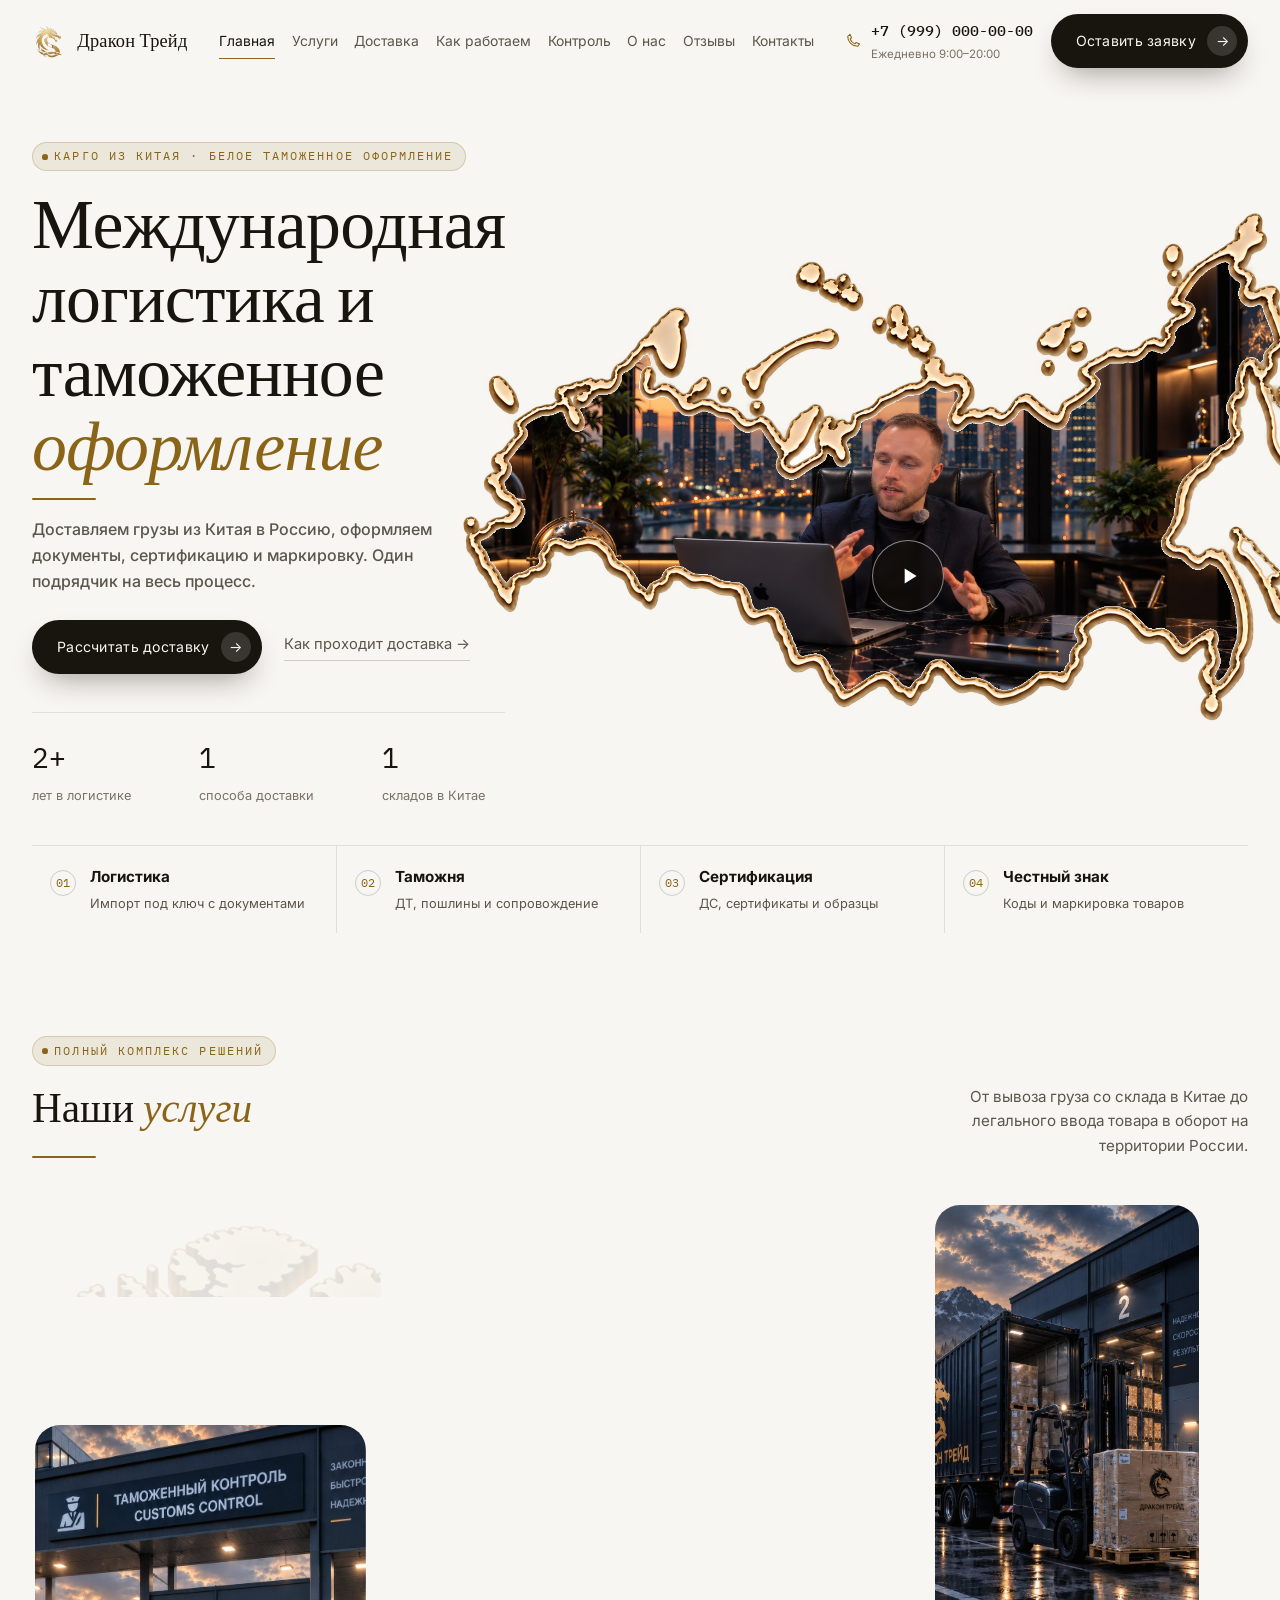
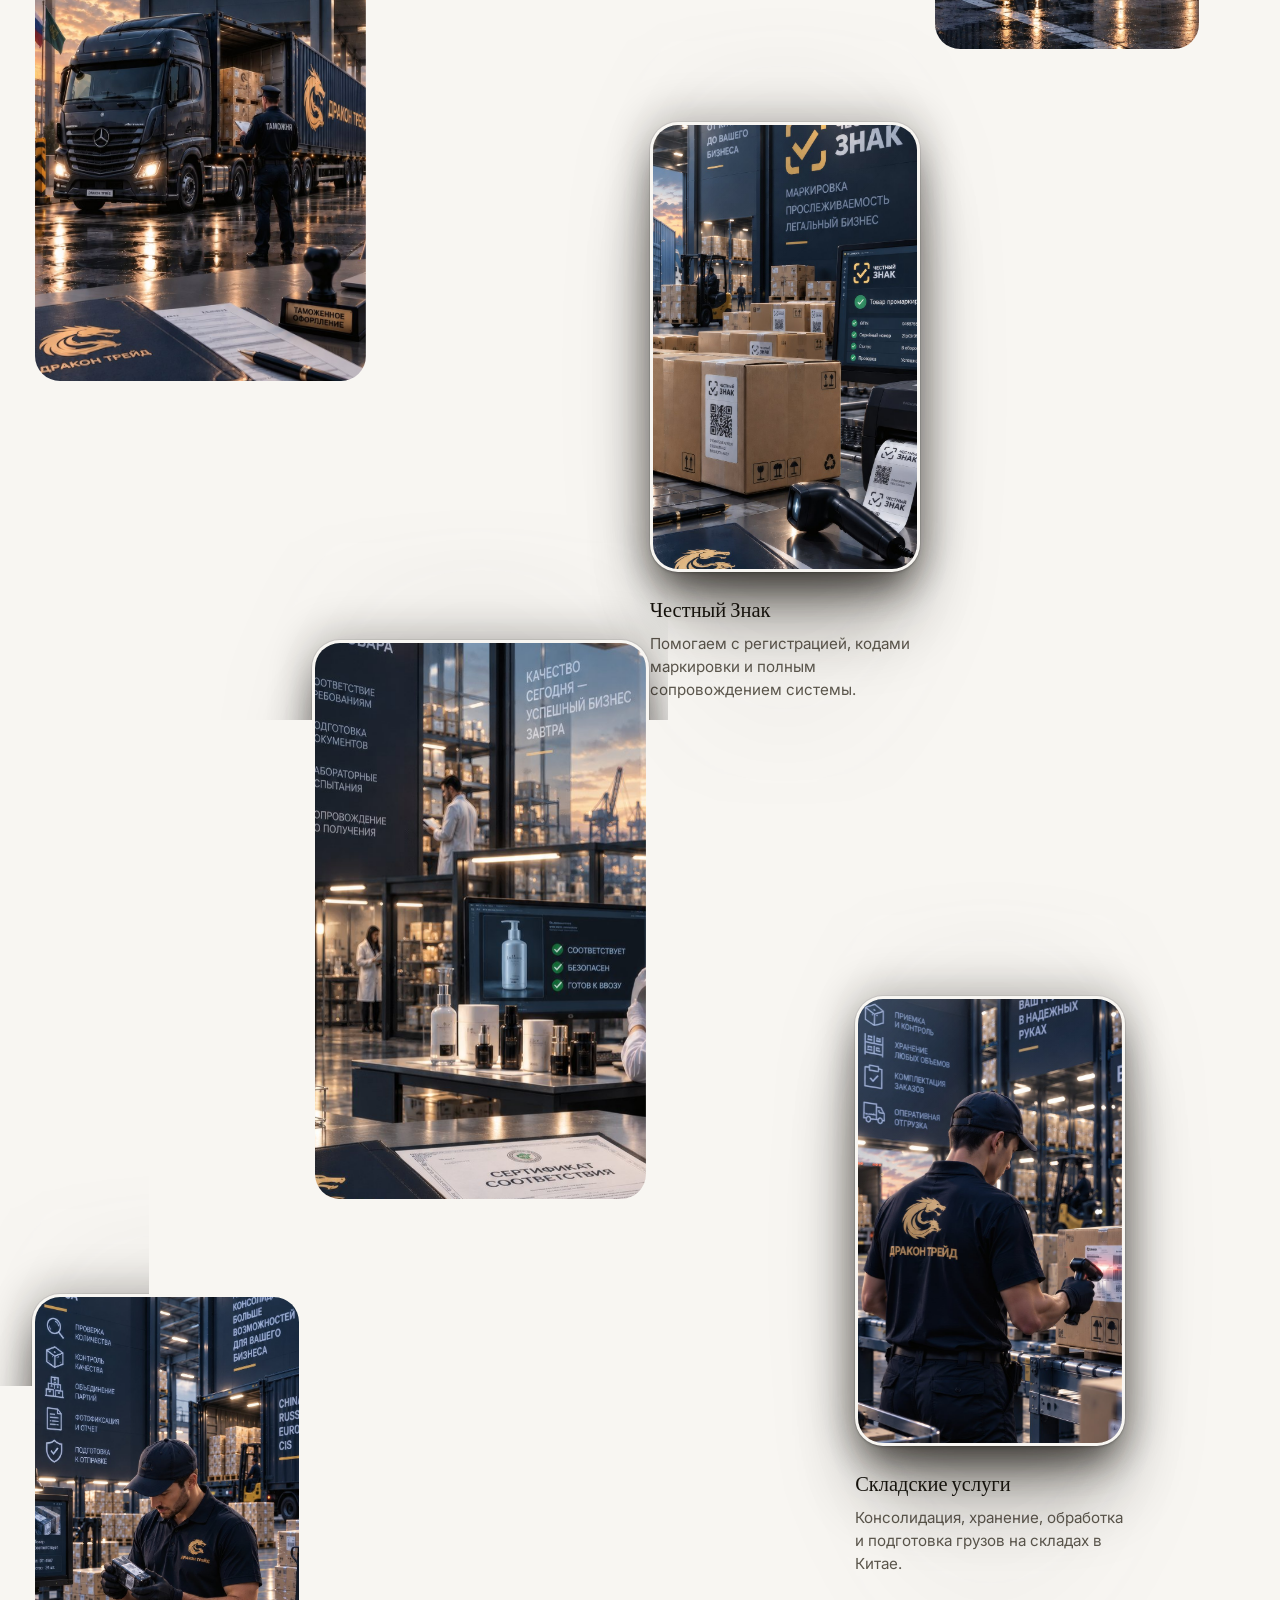
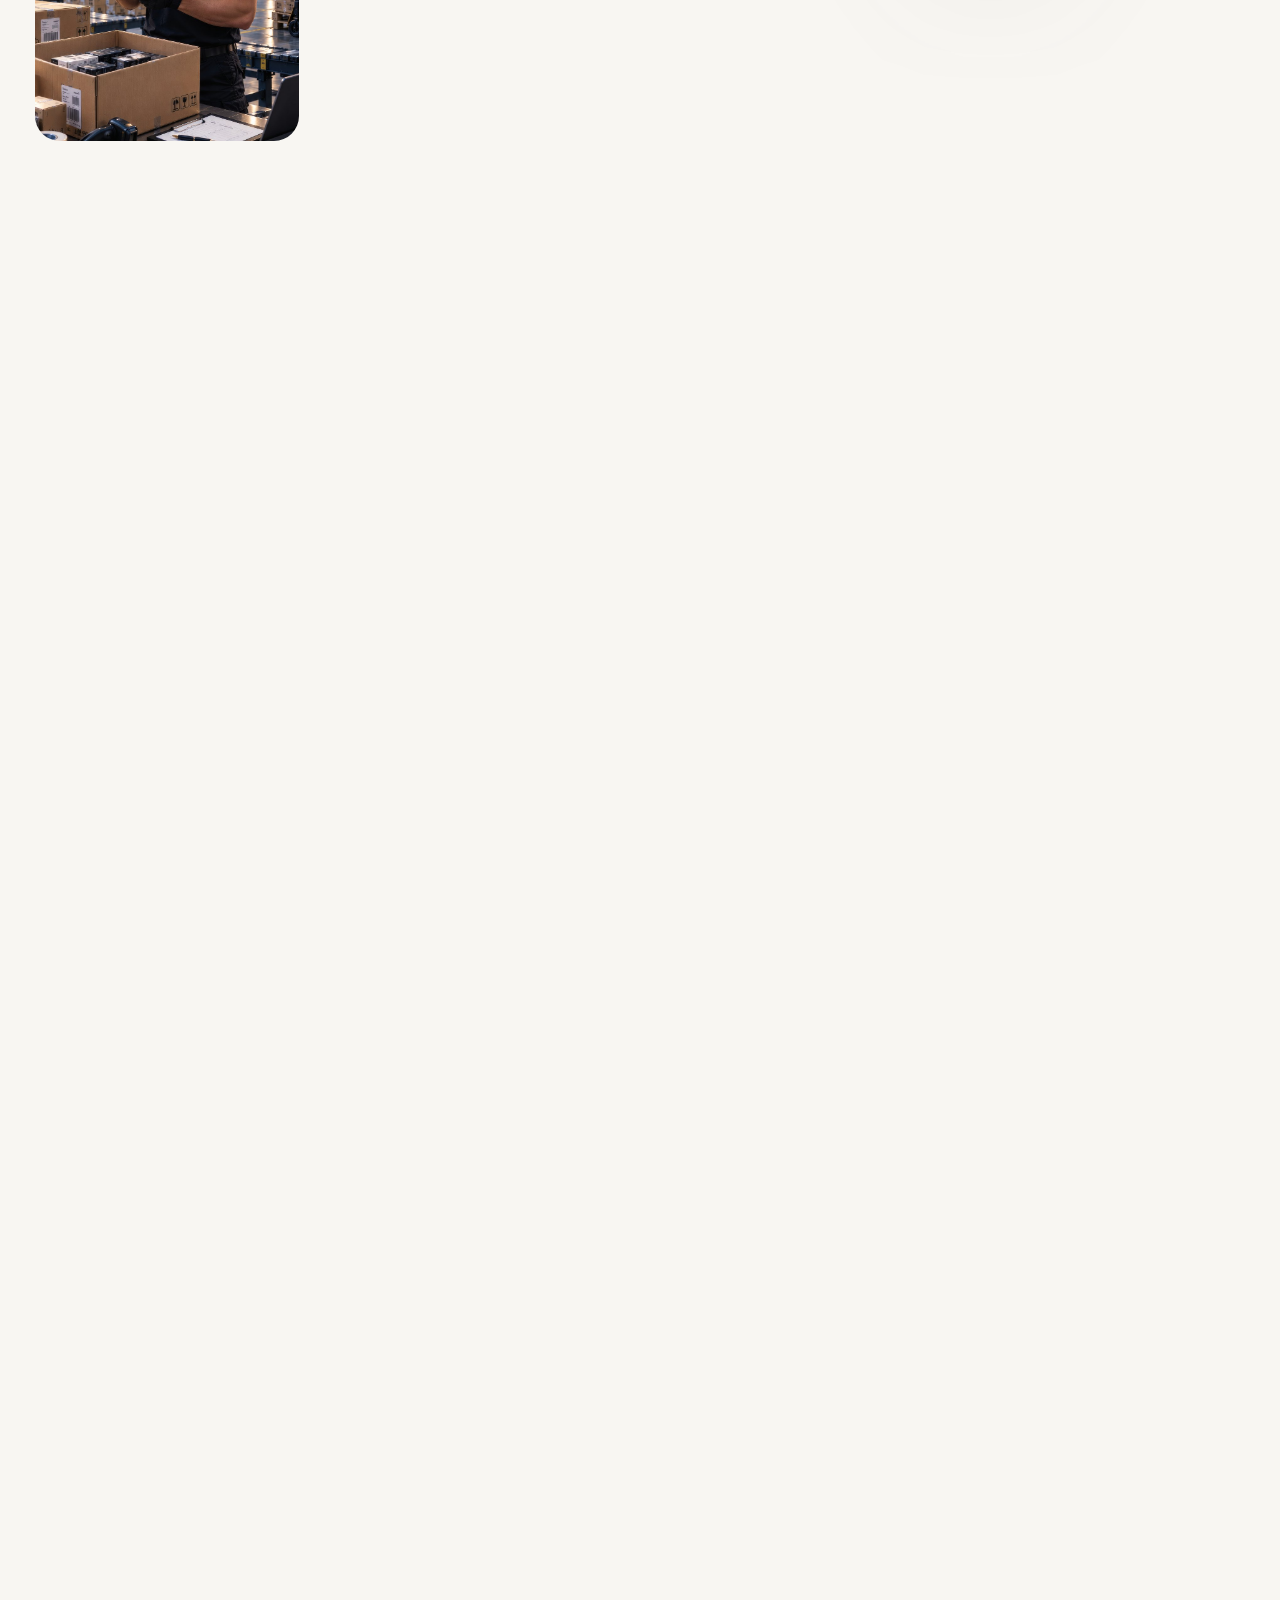
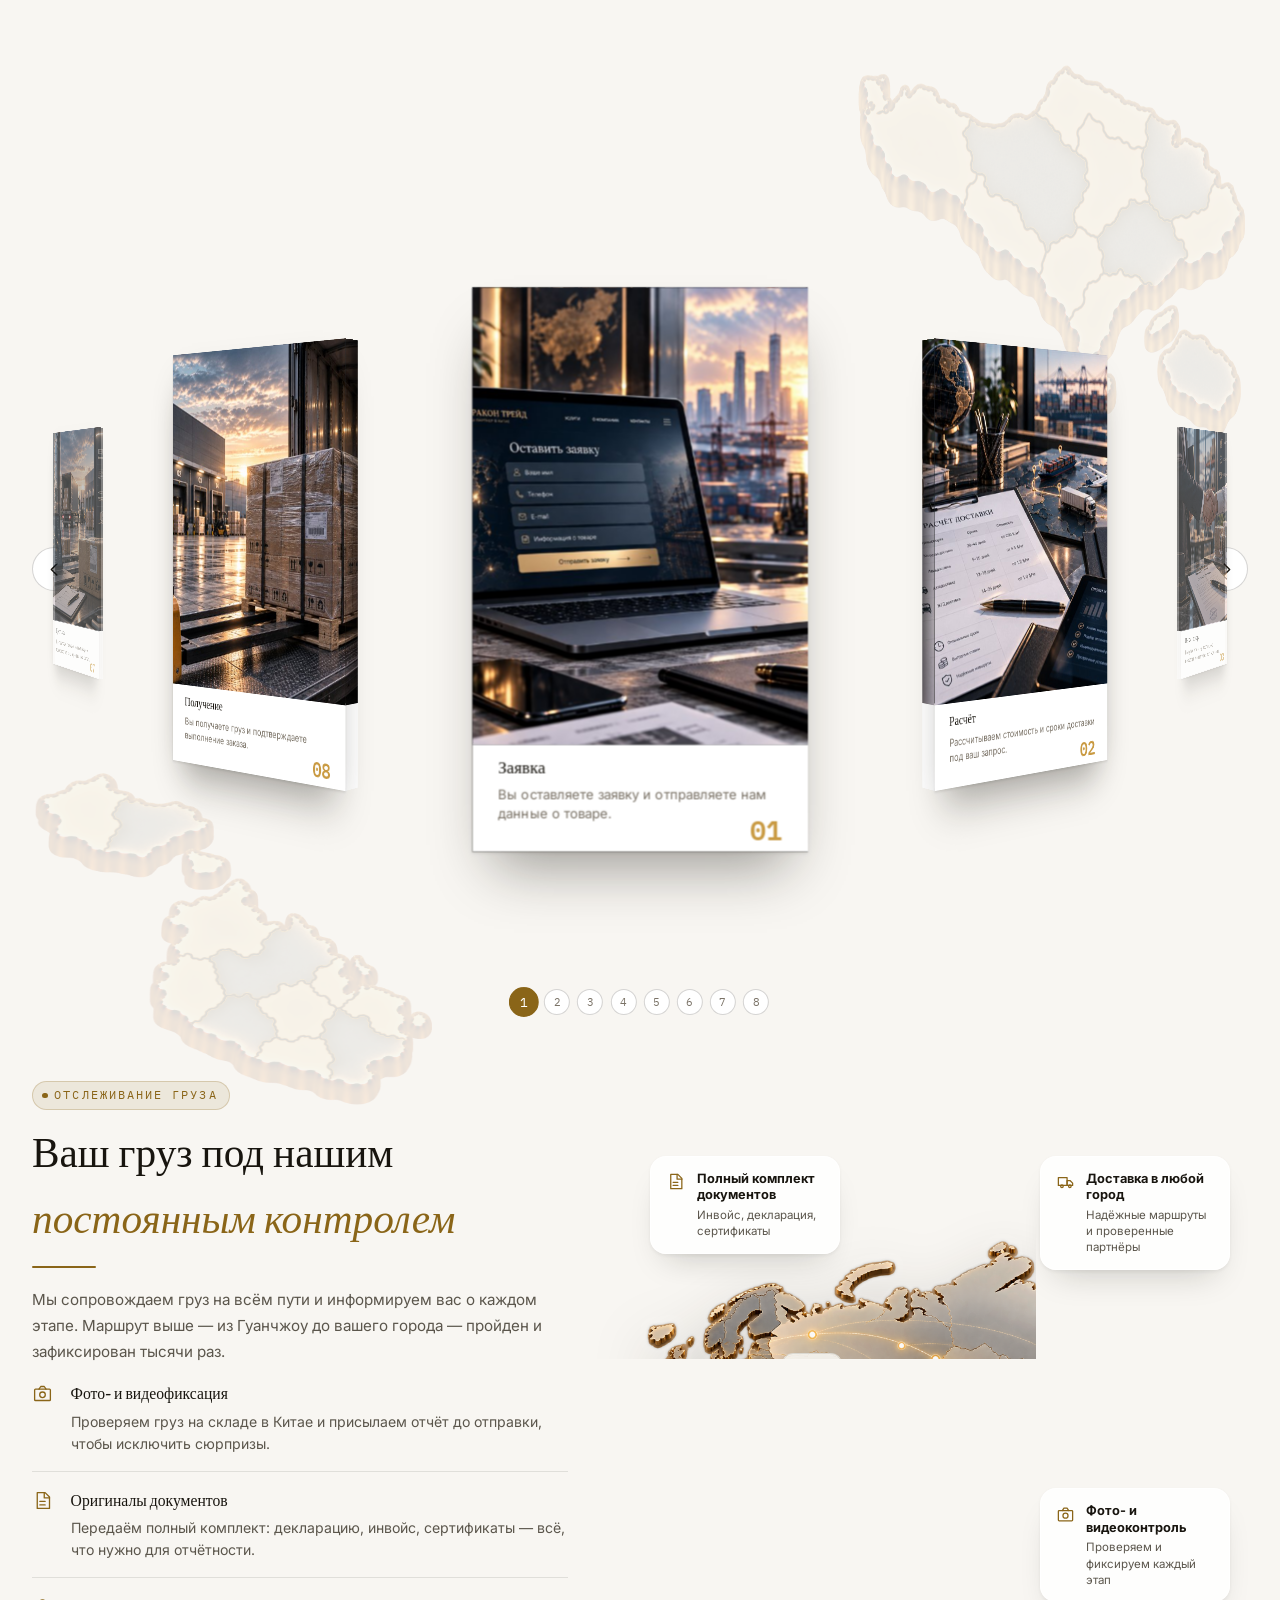
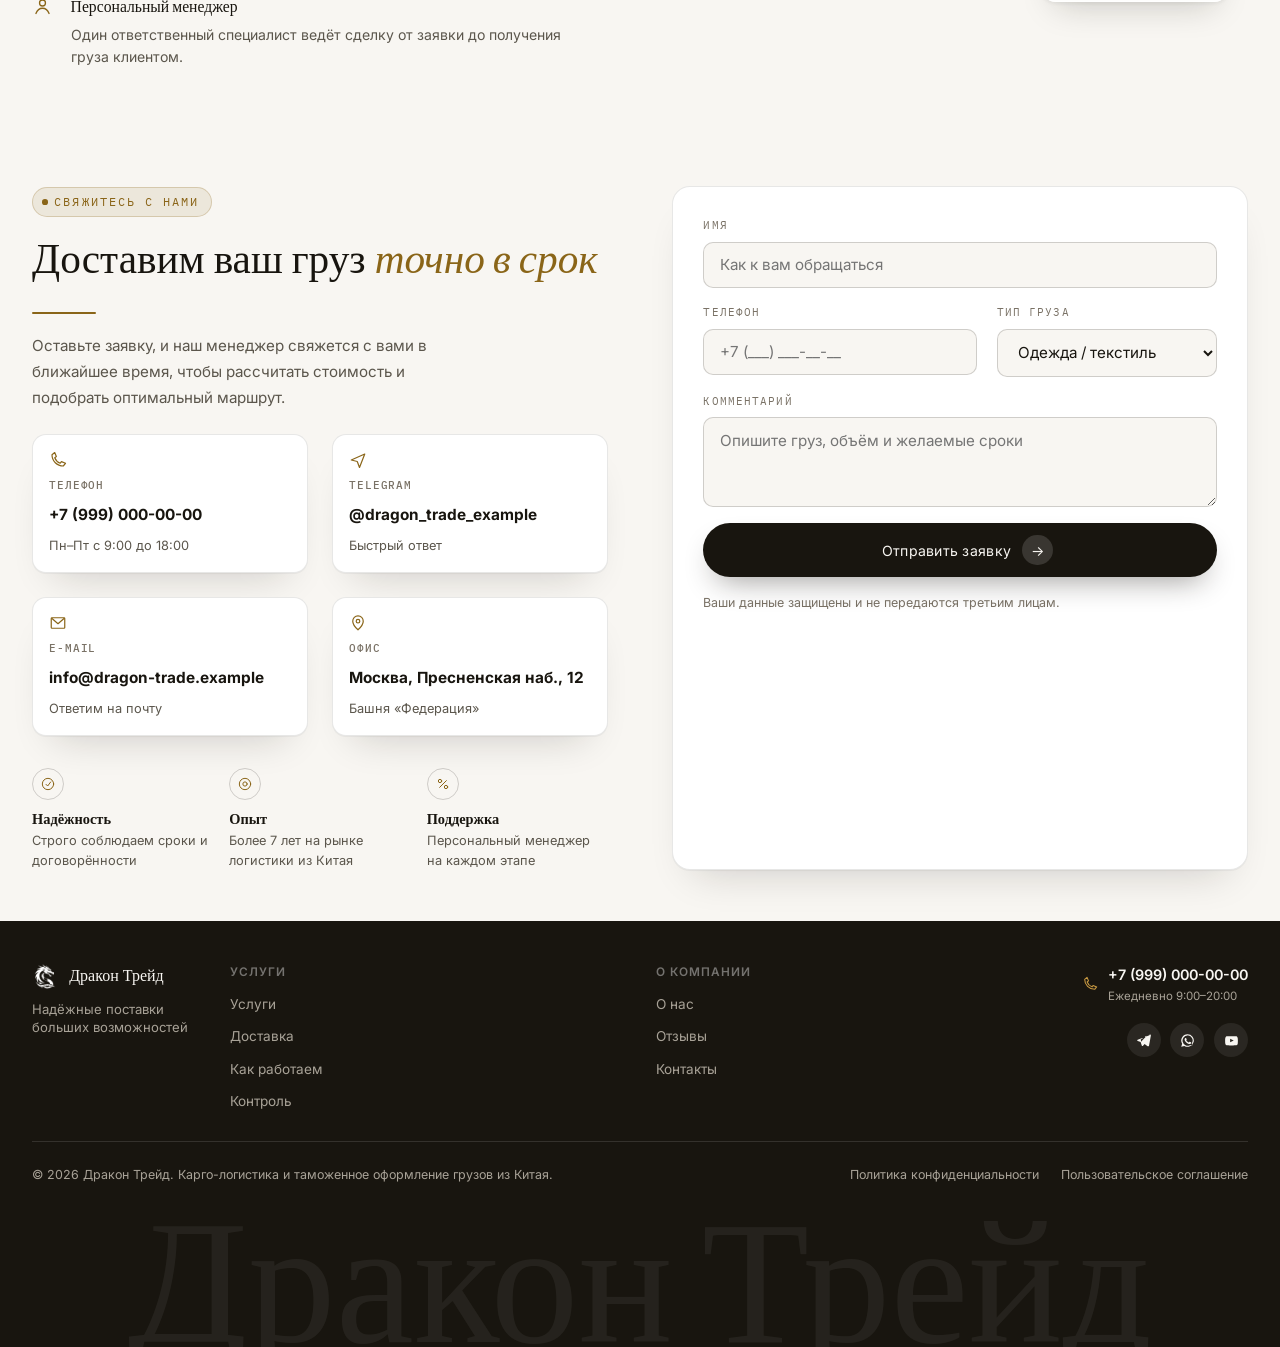
<file: index.html>
<!DOCTYPE html>
<html lang="ru">
<head>
<meta charset="UTF-8">
<meta name="viewport" content="width=device-width, initial-scale=1.0">
<title>Дракон Трейд — карго из Китая, белая таможня</title>
<meta name="description" content="Международная логистика и таможенное оформление грузов из Китая: доставка любым видом транспорта, декларирование, сертификация, маркировка «Честный знак».">
<link rel="icon" href="images/logo/dragon-logo-32.png" type="image/png">
<link rel="preconnect" href="https://fonts.googleapis.com">
<link rel="preconnect" href="https://fonts.gstatic.com" crossorigin>
<link href="https://fonts.googleapis.com/css2?family=Fraunces:ital,opsz,wght@0,9..144,300..700;1,9..144,300..700&family=Inter:wght@400;500;600;700;800&family=IBM+Plex+Mono:wght@400;500;600&display=swap" rel="stylesheet">
<link rel="stylesheet" href="styles.css">
</head>
<body>

<header class="site-header" id="siteHeader">
  <div class="container header-inner">
    <a href="#top" class="brand" aria-label="Дракон Трейд — на главную">
      <img src="images/logo/dragon-logo-256.png" alt="" class="brand-logo">
      <span class="brand-word">Дракон Трейд</span>
    </a>

    <nav class="main-nav" aria-label="Основная навигация">
      <a href="#top" class="is-active">Главная</a>
      <a href="#services">Услуги</a>
      <a href="#delivery">Доставка</a>
      <a href="#process">Как работаем</a>
      <a href="#control">Контроль</a>
      <a href="about.html">О нас</a>
      <a href="reviews.html">Отзывы</a>
      <a href="#contact">Контакты</a>
    </nav>

    <div class="header-actions">
      <a class="phone-link" href="tel:+79990000000">
        <svg viewBox="0 0 24 24" fill="none" stroke="currentColor" stroke-width="1.6" stroke-linecap="round" stroke-linejoin="round"><path d="M4 5c0 8.3 6.7 15 15 15l3-3.6-5.4-2.2-1.6 2.1a12 12 0 0 1-7.3-7.3l2.1-1.6L7.6 2 4 5Z"/></svg>
        <span><strong>+7 (999) 000-00-00</strong><small>Ежедневно 9:00–20:00</small></span>
      </a>
      <a href="#contact" class="btn btn-solid btn-header-cta">Оставить заявку <span>→</span></a>
      <button class="nav-toggle" id="navToggle" aria-label="Открыть меню" aria-expanded="false">
        <svg viewBox="0 0 24 24" fill="none" stroke="currentColor" stroke-width="1.8" stroke-linecap="round"><path d="M3 6h18M3 12h18M3 18h18"/></svg>
      </button>
    </div>
  </div>

  <div class="mobile-panel" id="mobilePanel">
    <div class="container">
      <a href="#top">Главная</a>
      <a href="#services">Услуги</a>
      <a href="#delivery">Доставка</a>
      <a href="#process">Как работаем</a>
      <a href="#control">Контроль</a>
      <a href="about.html">О нас</a>
      <a href="reviews.html">Отзывы</a>
      <a href="#contact">Контакты</a>
      <a class="phone-link" href="tel:+79990000000">
        <span><strong>+7 (999) 000-00-00</strong><small>Ежедневно 9:00–20:00</small></span>
      </a>
      <a href="#contact" class="btn btn-solid btn-block">Оставить заявку <span>→</span></a>
    </div>
  </div>
</header>

<div class="video-modal" id="heroVideoModal" aria-hidden="true">
  <div class="video-modal__backdrop" data-video-close></div>
  <div class="video-modal__panel" role="dialog" aria-modal="true" aria-label="Видео">
    <button type="button" class="video-modal__close" data-video-close aria-label="Закрыть видео">
      <svg viewBox="0 0 24 24" fill="none" stroke="currentColor" stroke-width="2" stroke-linecap="round"><path d="M6 6l12 12M18 6L6 18"/></svg>
    </button>
    <img src="images/office-employee.jpg" alt="" class="video-modal__media">
  </div>
</div>

<main>

  <!-- ================= HERO ================= -->
  <section class="hero" id="top">
    <div class="container">
      <div class="hero-top">
        <div class="hero-copy reveal">
          <span class="eyebrow">Карго из Китая · Белое таможенное оформление</span>
          <h1>Международная логистика и таможенное <em>оформление</em></h1>
          <span class="gold-line"></span>
          <p class="hero-sub">Доставляем грузы из Китая в Россию, оформляем документы, сертификацию и маркировку. Один подрядчик на весь процесс.</p>
          <div class="hero-cta-row">
            <a href="#contact" class="btn btn-solid">Рассчитать доставку <span>→</span></a>
            <a href="#process" class="link-arrow">Как проходит доставка →</a>
          </div>
          <div class="stat-row">
            <div>
              <div class="stat-num">7+</div>
              <div class="stat-label">лет в логистике</div>
            </div>
            <div>
              <div class="stat-num">4</div>
              <div class="stat-label">способа доставки</div>
            </div>
            <div>
              <div class="stat-num">6</div>
              <div class="stat-label">складов в Китае</div>
            </div>
          </div>
        </div>

        <div class="hero-map reveal">
          <div class="hero-map__stage">
            <img src="images/office-employee-map.jpg" alt="" aria-hidden="true" class="hero-map__video-fake">
            <button type="button" class="hero-map__play" data-video-open aria-label="Воспроизвести видео" aria-haspopup="dialog">
              <svg viewBox="0 0 24 24" fill="currentColor"><path d="M8 5v14l11-7z"/></svg>
            </button>
            <img src="images/hero-russia-frame.png" alt="" aria-hidden="true" class="hero-map__img">
          </div>
        </div>
      </div>
    </div>

    <div class="container">
      <div class="hero-services reveal" aria-label="Кратко о направлениях работы">
        <article class="hero-service">
          <span class="service-number">01</span>
          <div><strong>Логистика</strong><span>Импорт под ключ с документами</span></div>
        </article>
        <article class="hero-service">
          <span class="service-number">02</span>
          <div><strong>Таможня</strong><span>ДТ, пошлины и сопровождение</span></div>
        </article>
        <article class="hero-service">
          <span class="service-number">03</span>
          <div><strong>Сертификация</strong><span>ДС, сертификаты и образцы</span></div>
        </article>
        <article class="hero-service">
          <span class="service-number">04</span>
          <div><strong>Честный знак</strong><span>Коды и маркировка товаров</span></div>
        </article>
      </div>
    </div>

  </section>

  <!-- ================= SERVICES ================= -->
  <section class="services section-pad" id="services">
    <div class="container">
      <div class="section-head reveal">
        <div>
          <span class="eyebrow">Полный комплекс решений</span>
          <h2>Наши <em>услуги</em></h2>
          <span class="gold-line"></span>
        </div>
        <p>От вывоза груза со склада в Китае до легального ввода товара в оборот на территории России.</p>
      </div>

      <div class="work-grid reveal">
        <img src="images/services-map-bg.png" alt="" aria-hidden="true" class="services-map-bg services-map-bg--north" loading="lazy" />
        <img src="images/services-map-bg-south.png" alt="" aria-hidden="true" class="services-map-bg services-map-bg--south" loading="lazy" />
        <img src="images/services-map-bg-japan.png" alt="" aria-hidden="true" class="services-map-bg services-map-bg--japan" loading="lazy" />
        <img src="images/services-map-bg-africa.png" alt="" aria-hidden="true" class="services-map-bg services-map-bg--africa" loading="lazy" />
        <article class="work-card work-card--p1">
          <div class="work-card__media"><img src="images/work-1.jpg" alt="Погрузка контейнера Дракон Трейд на складе" loading="lazy"></div>
          <div class="work-card__caption">
            <h3>Международная логистика</h3>
            <p>Организуем доставку грузов из Китая и других стран любым видом транспорта под ключ.</p>
          </div>
        </article>

        <article class="work-card work-card--p2">
          <div class="work-card__media"><img src="images/work-2.jpg" alt="Таможенный контроль грузового автомобиля Дракон Трейд" loading="lazy"></div>
          <div class="work-card__caption">
            <h3>Таможенное оформление</h3>
            <p>Берём на себя декларации, пошлины, документы и сопровождение грузов любой сложности.</p>
          </div>
        </article>

        <article class="work-card work-card--p3">
          <div class="work-card__media"><img src="images/work-3.jpg" alt="Маркировка «Честный знак» на складе Дракон Трейд" loading="lazy"></div>
          <div class="work-card__caption">
            <h3>Честный Знак</h3>
            <p>Помогаем с регистрацией, кодами маркировки и полным сопровождением системы.</p>
          </div>
        </article>

        <article class="work-card work-card--p4">
          <div class="work-card__media"><img src="images/work-4.jpg" alt="Лабораторная сертификация товара Дракон Трейд" loading="lazy"></div>
          <div class="work-card__caption">
            <h3>Сертификация</h3>
            <p>Оформляем сертификаты, декларации соответствия и документы для законной реализации.</p>
          </div>
        </article>

        <article class="work-card work-card--p5">
          <div class="work-card__media"><img src="images/work-5.jpg" alt="Складские услуги Дракон Трейд" loading="lazy"></div>
          <div class="work-card__caption">
            <h3>Складские услуги</h3>
            <p>Консолидация, хранение, обработка и подготовка грузов на складах в Китае.</p>
          </div>
        </article>

        <article class="work-card work-card--p6">
          <div class="work-card__media"><img src="images/work-6.jpg" alt="Консолидация и проверка груза Дракон Трейд" loading="lazy"></div>
          <div class="work-card__caption">
            <h3>Консолидация и проверка</h3>
            <p>Проверяем качество, пересчитываем, переупаковываем и объединяем поставки перед отправкой.</p>
          </div>
        </article>
      </div>

      <div class="benefits-panel reveal" aria-label="Преимущества работы с нами">
        <div class="benefit-item">
          <span class="benefit-item__icon"><svg viewBox="0 0 24 24" fill="none" stroke="currentColor" stroke-width="1.5" stroke-linecap="round" stroke-linejoin="round"><path d="M12 3 20 6v6c0 5-3.5 8.5-8 10-4.5-1.5-8-5-8-10V6Z"/><path d="m8.5 12 2.5 2.5 5-6"/></svg></span>
          <div><h3>Надёжно</h3><p>Работаем официально и без рисков</p></div>
        </div>
        <div class="benefit-item">
          <span class="benefit-item__icon"><svg viewBox="0 0 24 24" fill="none" stroke="currentColor" stroke-width="1.5" stroke-linecap="round" stroke-linejoin="round"><circle cx="12" cy="12" r="8.5"/><path d="M12 7v5l3.5 2"/></svg></span>
          <div><h3>Точно в срок</h3><p>Соблюдаем сроки доставки</p></div>
        </div>
        <div class="benefit-item">
          <span class="benefit-item__icon"><svg viewBox="0 0 24 24" fill="none" stroke="currentColor" stroke-width="1.5" stroke-linecap="round" stroke-linejoin="round"><path d="M7 17 17 7"/><circle cx="7.5" cy="7.5" r="2.5"/><circle cx="16.5" cy="16.5" r="2.5"/></svg></span>
          <div><h3>Выгодно</h3><p>Оптимизируем логистику и расходы</p></div>
        </div>
        <div class="benefit-item">
          <span class="benefit-item__icon"><svg viewBox="0 0 24 24" fill="none" stroke="currentColor" stroke-width="1.5" stroke-linecap="round" stroke-linejoin="round"><path d="M4.5 13.5v-2a7.5 7.5 0 0 1 15 0v2"/><path d="M4.5 13.5h3v5h-3zM16.5 13.5h3v5h-3zM16.5 18.5c-1.5 1.5-3 2-5 2"/></svg></span>
          <div><h3>Поддержка 24/7</h3><p>Всегда на связи на всех этапах</p></div>
        </div>
        <div class="benefit-item">
          <span class="benefit-item__icon"><svg viewBox="0 0 24 24" fill="none" stroke="currentColor" stroke-width="1.5" stroke-linecap="round" stroke-linejoin="round"><path d="M12 3 20 6v6c0 5-3.5 8.5-8 10-4.5-1.5-8-5-8-10V6Z"/><path d="m8.5 12 2.5 2.5 5-6"/></svg></span>
          <div><h3>Гарантия результата</h3><p>Несём ответственность за каждый груз</p></div>
        </div>
      </div>
    </div>
  </section>

  <!-- ================= DELIVERY ================= -->
  <section class="delivery section-pad" id="delivery">
    <div class="container">
      <div class="section-head reveal">
        <div>
          <span class="eyebrow">Доставка любым видом транспорта</span>
          <h2>Доставим ваш груз <em>любым видом транспорта</em></h2>
          <span class="gold-line"></span>
        </div>
        <p>Подбираем оптимальный маршрут и вид транспорта под ваш груз, сроки и бюджет.</p>
      </div>

      <div class="fan-stage reveal">
        <img src="images/delivery-map-bg-italy.png" alt="" aria-hidden="true" class="delivery-map-bg delivery-map-bg--italy" loading="lazy" />
        <div class="fan-grid">
          <article class="fan-card fan-card--1 fan-card--photo-overlay">
            <div class="fan-card__walls" aria-hidden="true">
              <div class="fan-card__wall fan-card__wall--top"></div>
              <div class="fan-card__wall fan-card__wall--bottom"></div>
              <div class="fan-card__wall fan-card__wall--left"></div>
              <div class="fan-card__wall fan-card__wall--right"></div>
            </div>
            <div class="fan-card__face">
              <div class="fan-card__photo">
                <img class="fan-card__img" src="images/delivery-truck.jpg" alt="Автотранспорт" loading="lazy">
                <div class="fan-card__days"><span class="num">10–15</span><span class="unit">дней</span></div>
              </div>
              <div class="fan-card__info">
                <span class="fan-card__icon"><svg viewBox="0 0 24 24" fill="none" stroke="currentColor" stroke-width="1.5" stroke-linecap="round" stroke-linejoin="round"><path d="M2 16V7h10v9"/><path d="M12 10h5l4 3.5V16h-2"/><circle cx="6.5" cy="18" r="1.8"/><circle cx="16.5" cy="18" r="1.8"/></svg></span>
                <h3>Автотранспорт</h3>
                <p>Быстрая доставка сборных и стандартных грузов до вашего склада или терминала.</p>
              </div>
            </div>
          </article>

          <article class="fan-card fan-card--2 fan-card--photo-overlay">
            <div class="fan-card__walls" aria-hidden="true">
              <div class="fan-card__wall fan-card__wall--top"></div>
              <div class="fan-card__wall fan-card__wall--bottom"></div>
              <div class="fan-card__wall fan-card__wall--left"></div>
              <div class="fan-card__wall fan-card__wall--right"></div>
            </div>
            <div class="fan-card__face">
              <div class="fan-card__photo">
                <img class="fan-card__img" src="images/delivery-rail.jpg" alt="Железная дорога" loading="lazy">
                <div class="fan-card__days"><span class="num">20–25</span><span class="unit">дней</span></div>
              </div>
              <div class="fan-card__info">
                <span class="fan-card__icon"><svg viewBox="0 0 24 24" fill="none" stroke="currentColor" stroke-width="1.5" stroke-linecap="round" stroke-linejoin="round"><path d="M6 4h12v11a3 3 0 0 1-3 3H9a3 3 0 0 1-3-3V4Z"/><path d="M6 10h12M9 21l-1.5 2M15 21l1.5 2"/><circle cx="9" cy="15.5" r="1"/><circle cx="15" cy="15.5" r="1"/></svg></span>
                <h3>Железная дорога</h3>
                <p>Оптимальная цена за куб для больших объёмов на дальних расстояниях.</p>
              </div>
            </div>
          </article>

          <article class="fan-card fan-card--3 fan-card--photo-overlay">
            <div class="fan-card__walls" aria-hidden="true">
              <div class="fan-card__wall fan-card__wall--top"></div>
              <div class="fan-card__wall fan-card__wall--bottom"></div>
              <div class="fan-card__wall fan-card__wall--left"></div>
              <div class="fan-card__wall fan-card__wall--right"></div>
            </div>
            <div class="fan-card__face">
              <div class="fan-card__photo">
                <img class="fan-card__img" src="images/delivery-sea.jpg" alt="Морской фрахт" loading="lazy">
                <div class="fan-card__days"><span class="num">35–45</span><span class="unit">дней</span></div>
              </div>
              <div class="fan-card__info">
                <span class="fan-card__icon"><svg viewBox="0 0 24 24" fill="none" stroke="currentColor" stroke-width="1.5" stroke-linecap="round" stroke-linejoin="round"><path d="M3 17l4-9 4 2 4-8 4 12 2 3H3z"/></svg></span>
                <h3>Морской фрахт</h3>
                <p>Самая выгодная стоимость за куб для больших объёмов, FCL и LCL контейнеры.</p>
              </div>
            </div>
          </article>

          <article class="fan-card fan-card--4 fan-card--photo-overlay">
            <div class="fan-card__walls" aria-hidden="true">
              <div class="fan-card__wall fan-card__wall--top"></div>
              <div class="fan-card__wall fan-card__wall--bottom"></div>
              <div class="fan-card__wall fan-card__wall--left"></div>
              <div class="fan-card__wall fan-card__wall--right"></div>
            </div>
            <div class="fan-card__face">
              <div class="fan-card__photo">
                <img class="fan-card__img" src="images/delivery-air.jpg" alt="Авиаперевозка" loading="lazy">
                <div class="fan-card__days"><span class="num">5–7</span><span class="unit">дней</span></div>
              </div>
              <div class="fan-card__info">
                <span class="fan-card__icon"><svg viewBox="0 0 24 24" fill="none" stroke="currentColor" stroke-width="1.5" stroke-linecap="round" stroke-linejoin="round"><path d="M2 12l19-8-6 8 6 8-19-8Z"/><path d="M9 12H2"/></svg></span>
                <h3>Авиаперевозка</h3>
                <p>Для срочных, дорогостоящих или скоропортящихся грузов небольшого объёма.</p>
              </div>
            </div>
          </article>
        </div>
      </div>

      <div class="benefits-panel reveal" aria-label="Преимущества доставки">
        <div class="benefit-item">
          <span class="benefit-item__icon"><svg viewBox="0 0 24 24" fill="none" stroke="currentColor" stroke-width="1.5" stroke-linecap="round" stroke-linejoin="round"><path d="M4 12h16M4 12l4-4M4 12l4 4M20 12l-4-4M20 12l-4 4"/></svg></span>
          <div><h3>Индивидуальный подход</h3><p>Подбираем оптимальный маршрут под ваши задачи</p></div>
        </div>
        <div class="benefit-item">
          <span class="benefit-item__icon"><svg viewBox="0 0 24 24" fill="none" stroke="currentColor" stroke-width="1.5" stroke-linecap="round" stroke-linejoin="round"><circle cx="12" cy="12" r="8.5"/><path d="M12 7v5l3.5 2"/></svg></span>
          <div><h3>Соблюдение сроков</h3><p>Информируем о движении груза на каждом этапе</p></div>
        </div>
        <div class="benefit-item">
          <span class="benefit-item__icon"><svg viewBox="0 0 24 24" fill="none" stroke="currentColor" stroke-width="1.5" stroke-linecap="round" stroke-linejoin="round"><path d="M3 12c3-5 6-7 9-7s6 2 9 7c-3 5-6 7-9 7s-6-2-9-7Z"/><circle cx="12" cy="12" r="2.4"/></svg></span>
          <div><h3>Гибкие маршруты</h3><p>Строим логистику даже в сложных условиях</p></div>
        </div>
        <div class="benefit-item">
          <span class="benefit-item__icon"><svg viewBox="0 0 24 24" fill="none" stroke="currentColor" stroke-width="1.5" stroke-linecap="round" stroke-linejoin="round"><path d="M12 3 20 6v6c0 5-3.5 8.5-8 10-4.5-1.5-8-5-8-10V6Z"/></svg></span>
          <div><h3>Безопасность грузов</h3><p>Страхование и контроль сохранности</p></div>
        </div>
        <div class="benefit-item">
          <span class="benefit-item__icon"><svg viewBox="0 0 24 24" fill="none" stroke="currentColor" stroke-width="1.5" stroke-linecap="round" stroke-linejoin="round"><path d="M4 17V8l8-4 8 4v9"/><path d="M4 17h16M9 17v-5h6v5"/></svg></span>
          <div><h3>Полное сопровождение</h3><p>Берём на себя логистику и оформление</p></div>
        </div>
      </div>

    </div>
  </section>

  <!-- ================= PROCESS ================= -->
  <section class="process section-pad" id="process">
    <div class="container">
      <div class="section-head reveal">
        <div>
          <span class="eyebrow">Как мы работаем</span>
          <h2>Прозрачный процесс <em>от заявки до получения</em></h2>
          <span class="gold-line"></span>
          <p class="section-lead">Каждый этап фиксируется в отчёте и доступен для проверки клиентом онлайн</p>
        </div>
      </div>

      <div class="conveyor reveal" data-conveyor>
        <img src="images/process-map-bg-malta.png" alt="" aria-hidden="true" class="process-map-bg process-map-bg--malta" loading="lazy" />
        <img src="images/process-map-bg-bali.png" alt="" aria-hidden="true" class="process-map-bg process-map-bg--bali" loading="lazy" />
        <button type="button" class="conveyor__arrow conveyor__arrow--prev" data-conveyor-prev aria-label="Предыдущий этап">
          <svg viewBox="0 0 24 24" fill="none" stroke="currentColor" stroke-width="1.8" stroke-linecap="round" stroke-linejoin="round"><path d="M15 5l-7 7 7 7"/></svg>
        </button>
        <div class="conveyor__cards" tabindex="0" role="group" aria-label="8 этапов доставки, карусель">
          <article class="conveyor-card" data-index="0">
            <div class="card-face">
              <div class="conveyor-card__top">
                <div class="conveyor-card__photo"><img src="images/process-01-request.jpg" alt="Заявка" loading="lazy"></div>
              </div>
              <div class="conveyor-card__body">
                <span class="conveyor-card__num">01</span>
                <h3>Заявка</h3>
                <p>Вы оставляете заявку и отправляете нам данные о товаре.</p>
              </div>
            </div>
            <div class="card-edge-left" aria-hidden="true"></div>
            <div class="card-edge-right" aria-hidden="true"></div>
            <div class="card-edge-top" aria-hidden="true"></div>
            <div class="card-edge-bottom" aria-hidden="true"></div>
          </article>
          <article class="conveyor-card" data-index="1">
            <div class="card-face">
              <div class="conveyor-card__top">
                <div class="conveyor-card__photo"><img src="images/process-02-calc.jpg" alt="Расчёт" loading="lazy"></div>
              </div>
              <div class="conveyor-card__body">
                <span class="conveyor-card__num">02</span>
                <h3>Расчёт</h3>
                <p>Рассчитываем стоимость и сроки доставки под ваш запрос.</p>
              </div>
            </div>
            <div class="card-edge-left" aria-hidden="true"></div>
            <div class="card-edge-right" aria-hidden="true"></div>
            <div class="card-edge-top" aria-hidden="true"></div>
            <div class="card-edge-bottom" aria-hidden="true"></div>
          </article>
          <article class="conveyor-card" data-index="2">
            <div class="card-face">
              <div class="conveyor-card__top">
                <div class="conveyor-card__photo"><img src="images/process-03-purchase.jpg" alt="Выкуп товара" loading="lazy"></div>
              </div>
              <div class="conveyor-card__body">
                <span class="conveyor-card__num">03</span>
                <h3>Выкуп товара</h3>
                <p>Выкупаем товар у поставщика и переводим оплату без доп. комиссий.</p>
              </div>
            </div>
            <div class="card-edge-left" aria-hidden="true"></div>
            <div class="card-edge-right" aria-hidden="true"></div>
            <div class="card-edge-top" aria-hidden="true"></div>
            <div class="card-edge-bottom" aria-hidden="true"></div>
          </article>
          <article class="conveyor-card" data-index="3">
            <div class="card-face">
              <div class="conveyor-card__top">
                <div class="conveyor-card__photo"><img src="images/process-04-check.jpg" alt="Проверка" loading="lazy"></div>
              </div>
              <div class="conveyor-card__body">
                <span class="conveyor-card__num">04</span>
                <h3>Проверка</h3>
                <p>Проверяем товар на брак, соответствие и количество на нашем складе.</p>
              </div>
            </div>
            <div class="card-edge-left" aria-hidden="true"></div>
            <div class="card-edge-right" aria-hidden="true"></div>
            <div class="card-edge-top" aria-hidden="true"></div>
            <div class="card-edge-bottom" aria-hidden="true"></div>
          </article>
          <article class="conveyor-card" data-index="4">
            <div class="card-face">
              <div class="conveyor-card__top">
                <div class="conveyor-card__photo"><img src="images/process-05-consolidation.jpg" alt="Консолидация" loading="lazy"></div>
              </div>
              <div class="conveyor-card__body">
                <span class="conveyor-card__num">05</span>
                <h3>Консолидация</h3>
                <p>Консолидируем ваш груз с другими заказами для оптимизации затрат.</p>
              </div>
            </div>
            <div class="card-edge-left" aria-hidden="true"></div>
            <div class="card-edge-right" aria-hidden="true"></div>
            <div class="card-edge-top" aria-hidden="true"></div>
            <div class="card-edge-bottom" aria-hidden="true"></div>
          </article>
          <article class="conveyor-card" data-index="5">
            <div class="card-face">
              <div class="conveyor-card__top">
                <div class="conveyor-card__photo"><img src="images/process-06-customs.jpg" alt="Таможня" loading="lazy"></div>
              </div>
              <div class="conveyor-card__body">
                <span class="conveyor-card__num">06</span>
                <h3>Таможня</h3>
                <p>Проходим таможенное оформление и получаем все необходимые документы.</p>
              </div>
            </div>
            <div class="card-edge-left" aria-hidden="true"></div>
            <div class="card-edge-right" aria-hidden="true"></div>
            <div class="card-edge-top" aria-hidden="true"></div>
            <div class="card-edge-bottom" aria-hidden="true"></div>
          </article>
          <article class="conveyor-card" data-index="6">
            <div class="card-face">
              <div class="conveyor-card__top">
                <div class="conveyor-card__photo"><img src="images/process-07-delivery.jpg" alt="Доставка" loading="lazy"></div>
              </div>
              <div class="conveyor-card__body">
                <span class="conveyor-card__num">07</span>
                <h3>Доставка</h3>
                <p>Доставляем груз выбранным видом транспорта в ваш город или на склад.</p>
              </div>
            </div>
            <div class="card-edge-left" aria-hidden="true"></div>
            <div class="card-edge-right" aria-hidden="true"></div>
            <div class="card-edge-top" aria-hidden="true"></div>
            <div class="card-edge-bottom" aria-hidden="true"></div>
          </article>
          <article class="conveyor-card" data-index="7">
            <div class="card-face">
              <div class="conveyor-card__top">
                <div class="conveyor-card__photo"><img src="images/process-08-receiving.jpg" alt="Получение" loading="lazy"></div>
              </div>
              <div class="conveyor-card__body">
                <span class="conveyor-card__num">08</span>
                <h3>Получение</h3>
                <p>Вы получаете груз и подтверждаете выполнение заказа.</p>
              </div>
            </div>
            <div class="card-edge-left" aria-hidden="true"></div>
            <div class="card-edge-right" aria-hidden="true"></div>
            <div class="card-edge-top" aria-hidden="true"></div>
            <div class="card-edge-bottom" aria-hidden="true"></div>
          </article>
        </div>
        <button type="button" class="conveyor__arrow conveyor__arrow--next" data-conveyor-next aria-label="Следующий этап">
          <svg viewBox="0 0 24 24" fill="none" stroke="currentColor" stroke-width="1.8" stroke-linecap="round" stroke-linejoin="round"><path d="M9 5l7 7-7 7"/></svg>
        </button>
        <div class="conveyor__dots">
          <button type="button" class="is-active" aria-label="Этап 1">1</button>
          <button type="button" aria-label="Этап 2">2</button>
          <button type="button" aria-label="Этап 3">3</button>
          <button type="button" aria-label="Этап 4">4</button>
          <button type="button" aria-label="Этап 5">5</button>
          <button type="button" aria-label="Этап 6">6</button>
          <button type="button" aria-label="Этап 7">7</button>
          <button type="button" aria-label="Этап 8">8</button>
        </div>
      </div>
    </div>
  </section>

  <!-- ================= CONTROL ================= -->
  <section class="control section-pad" id="control">
    <div class="container control-grid">
      <div class="reveal">
        <div class="block-intro">
          <span class="eyebrow">Отслеживание груза</span>
          <h2>Ваш груз под нашим <em>постоянным контролем</em></h2>
          <span class="gold-line"></span>
          <p style="margin-top:1.2rem; color:var(--ink-dim); font-size:.95rem; line-height:1.7;">Мы сопровождаем груз на всём пути и информируем вас о каждом этапе. Маршрут выше — из Гуанчжоу до вашего города — пройден и зафиксирован тысячи раз.</p>
        </div>
        <div class="control-list">
          <div class="control-item">
            <svg viewBox="0 0 24 24" fill="none" stroke="currentColor" stroke-width="1.5" stroke-linecap="round" stroke-linejoin="round"><rect x="3" y="7" width="18" height="13" rx="1"/><path d="M8 7l2-3h4l2 3"/><circle cx="12" cy="13.5" r="3.2"/></svg>
            <div>
              <h3>Фото- и видеофиксация</h3>
              <p>Проверяем груз на складе в Китае и присылаем отчёт до отправки, чтобы исключить сюрпризы.</p>
            </div>
          </div>
          <div class="control-item">
            <svg viewBox="0 0 24 24" fill="none" stroke="currentColor" stroke-width="1.5" stroke-linecap="round" stroke-linejoin="round"><path d="M6 3h9l5 5v13H6z"/><path d="M14 3v6h6M9 13h6M9 17h6"/></svg>
            <div>
              <h3>Оригиналы документов</h3>
              <p>Передаём полный комплект: декларацию, инвойс, сертификаты — всё, что нужно для отчётности.</p>
            </div>
          </div>
          <div class="control-item">
            <svg viewBox="0 0 24 24" fill="none" stroke="currentColor" stroke-width="1.5" stroke-linecap="round" stroke-linejoin="round"><circle cx="12" cy="8" r="3.4"/><path d="M4.5 20c1.5-4 4.2-6 7.5-6s6 2 7.5 6"/></svg>
            <div>
              <h3>Персональный менеджер</h3>
              <p>Один ответственный специалист ведёт сделку от заявки до получения груза клиентом.</p>
            </div>
          </div>
        </div>
      </div>
      <div class="control-visual reveal">
        <div class="control-map">
          <img src="images/control-map.png" alt="Карта маршрута доставки Гуанчжоу — Россия" class="control-map__img" loading="lazy" />

          <span class="control-map__pin control-map__pin--start">
            <span class="control-map__pin-label">Россия</span>
          </span>
          <span class="control-map__pin control-map__pin--mid">
            <span class="control-map__pin-label control-map__pin-label--mid">В пути</span>
          </span>
          <span class="control-map__pin control-map__pin--end">
            <span class="control-map__pin-label">Гуанчжоу (Китай)</span>
          </span>

          <div class="control-map__card control-map__card--2">
            <svg viewBox="0 0 24 24" fill="none" stroke="currentColor" stroke-width="1.6" stroke-linecap="round" stroke-linejoin="round"><path d="M3 17h11V7H3v10Z"/><path d="M14 11h4l3 3v3h-7v-6Z"/><circle cx="7.5" cy="18" r="1.6"/><circle cx="17.5" cy="18" r="1.6"/></svg>
            <div>
              <strong>Доставка в любой город</strong>
              <span>Надёжные маршруты и проверенные партнёры</span>
            </div>
          </div>
          <div class="control-map__card control-map__card--3">
            <svg viewBox="0 0 24 24" fill="none" stroke="currentColor" stroke-width="1.6" stroke-linecap="round" stroke-linejoin="round"><path d="M6 3h9l5 5v13H6z"/><path d="M14 3v6h6M9 13h6M9 17h6"/></svg>
            <div>
              <strong>Полный комплект документов</strong>
              <span>Инвойс, декларация, сертификаты</span>
            </div>
          </div>
          <div class="control-map__card control-map__card--4">
            <svg viewBox="0 0 24 24" fill="none" stroke="currentColor" stroke-width="1.6" stroke-linecap="round" stroke-linejoin="round"><rect x="3" y="7" width="18" height="13" rx="1"/><path d="M8 7l2-3h4l2 3"/><circle cx="12" cy="13.5" r="3.2"/></svg>
            <div>
              <strong>Фото- и видеоконтроль</strong>
              <span>Проверяем и фиксируем каждый этап</span>
            </div>
          </div>
        </div>
      </div>
    </div>
  </section>

  <!-- ================= CONTACT ================= -->
  <section class="contact section-pad" id="contact">
    <div class="container contact-grid">
      <div class="contact-info reveal">
        <div class="block-intro">
          <span class="eyebrow">Свяжитесь с нами</span>
          <h2>Доставим ваш груз <em>точно в срок</em></h2>
          <span class="gold-line"></span>
          <p style="margin-top:1.2rem; color:var(--ink-dim); font-size:.95rem; line-height:1.7;">Оставьте заявку, и наш менеджер свяжется с вами в ближайшее время, чтобы рассчитать стоимость и подобрать оптимальный маршрут.</p>
        </div>

        <div class="contacts-grid">
          <article class="contact-card">
            <svg viewBox="0 0 24 24" fill="none" stroke="currentColor" stroke-width="1.6" stroke-linecap="round" stroke-linejoin="round"><path d="M4 5c0 8.3 6.7 15 15 15l3-3.6-5.4-2.2-1.6 2.1a12 12 0 0 1-7.3-7.3l2.1-1.6L7.6 2 4 5Z"/></svg>
            <h3>Телефон</h3>
            <strong><a href="tel:+79990000000">+7 (999) 000-00-00</a></strong>
            <p>Пн–Пт с 9:00 до 18:00</p>
          </article>
          <article class="contact-card">
            <svg viewBox="0 0 24 24" fill="none" stroke="currentColor" stroke-width="1.6" stroke-linecap="round" stroke-linejoin="round"><path d="m3 12 18-8-7 18-3-8-8-2Z"/></svg>
            <h3>Telegram</h3>
            <strong><a href="https://t.me/dragon_trade_example">@dragon_trade_example</a></strong>
            <p>Быстрый ответ</p>
          </article>
          <article class="contact-card">
            <svg viewBox="0 0 24 24" fill="none" stroke="currentColor" stroke-width="1.6" stroke-linecap="round" stroke-linejoin="round"><rect x="3" y="5" width="18" height="14" rx="1"/><path d="m4 6 8 7 8-7"/></svg>
            <h3>E-mail</h3>
            <strong><a href="mailto:info@dragon-trade.example">info@dragon-trade.example</a></strong>
            <p>Ответим на почту</p>
          </article>
          <article class="contact-card">
            <svg viewBox="0 0 24 24" fill="none" stroke="currentColor" stroke-width="1.6" stroke-linecap="round" stroke-linejoin="round"><path d="M12 21s7-6.3 7-11.5A7 7 0 0 0 5 9.5C5 14.7 12 21 12 21Z"/><circle cx="12" cy="9.5" r="2.4"/></svg>
            <h3>Офис</h3>
            <strong>Москва, Пресненская наб., 12</strong>
            <p>Башня «Федерация»</p>
          </article>
        </div>

        <div class="benefits-panel count-3" aria-label="Почему нам доверяют">
          <div class="benefit-item">
            <span class="benefit-item__icon"><svg viewBox="0 0 24 24" fill="none" stroke="currentColor" stroke-width="1.5" stroke-linecap="round" stroke-linejoin="round"><path d="M9 12.5 11.5 15 16 9"/><circle cx="12" cy="12" r="8.5"/></svg></span>
            <div><h3>Надёжность</h3><p>Строго соблюдаем сроки и договорённости</p></div>
          </div>
          <div class="benefit-item">
            <span class="benefit-item__icon"><svg viewBox="0 0 24 24" fill="none" stroke="currentColor" stroke-width="1.5" stroke-linecap="round" stroke-linejoin="round"><circle cx="12" cy="12" r="8.5"/><circle cx="12" cy="12" r="3.2"/></svg></span>
            <div><h3>Опыт</h3><p>Более 7 лет на рынке логистики из Китая</p></div>
          </div>
          <div class="benefit-item">
            <span class="benefit-item__icon"><svg viewBox="0 0 24 24" fill="none" stroke="currentColor" stroke-width="1.5" stroke-linecap="round" stroke-linejoin="round"><path d="M7 17 17 7"/><circle cx="7.5" cy="7.5" r="2.5"/><circle cx="16.5" cy="16.5" r="2.5"/></svg></span>
            <div><h3>Поддержка</h3><p>Персональный менеджер на каждом этапе</p></div>
          </div>
        </div>
      </div>

      <form class="request-form reveal" id="requestForm">
        <div class="field">
          <label for="name">Имя</label>
          <input type="text" id="name" name="name" placeholder="Как к вам обращаться" required>
        </div>
        <div class="field-row">
          <div class="field">
            <label for="phone">Телефон</label>
            <input type="tel" id="phone" name="phone" placeholder="+7 (___) ___-__-__" required>
          </div>
          <div class="field">
            <label for="cargo">Тип груза</label>
            <select id="cargo" name="cargo">
              <option>Одежда / текстиль</option>
              <option>Обувь</option>
              <option>Электроника</option>
              <option>Оборудование</option>
              <option>Другое</option>
            </select>
          </div>
        </div>
        <div class="field">
          <label for="message">Комментарий</label>
          <textarea id="message" name="message" placeholder="Опишите груз, объём и желаемые сроки"></textarea>
        </div>
        <button type="submit" class="btn btn-solid btn-block">Отправить заявку <span>→</span></button>
        <p class="form-note">Ваши данные защищены и не передаются третьим лицам.</p>
        <div class="form-status" id="formStatus">Заявка отправлена. Наш менеджер свяжется с вами в течение рабочего дня.</div>
      </form>
    </div>
  </section>

</main>

<footer class="site-footer">
  <div class="container">
    <div class="footer-inner">
      <div class="footer-brand-col">
        <a href="#top" class="footer-brand">
          <img src="images/logo/dragon-logo-256.png" alt="" class="footer-brand-logo">
          <span>Дракон Трейд</span>
        </a>
        <p class="footer-tagline">Надёжные поставки больших возможностей</p>
      </div>
      <nav class="footer-nav-col" aria-label="Услуги">
        <strong>Услуги</strong>
        <a href="#services">Услуги</a>
        <a href="#delivery">Доставка</a>
        <a href="#process">Как работаем</a>
        <a href="#control">Контроль</a>
      </nav>
      <nav class="footer-nav-col" aria-label="О компании">
        <strong>О компании</strong>
        <a href="about.html">О нас</a>
        <a href="reviews.html">Отзывы</a>
        <a href="#contact">Контакты</a>
      </nav>
      <div class="footer-contact-col">
        <a class="footer-phone" href="tel:+79990000000">
          <svg viewBox="0 0 24 24" fill="none" stroke="currentColor" stroke-width="1.6" stroke-linecap="round" stroke-linejoin="round"><path d="M4 5c0 8.3 6.7 15 15 15l3-3.6-5.4-2.2-1.6 2.1a12 12 0 0 1-7.3-7.3l2.1-1.6L7.6 2 4 5Z"/></svg>
          <span><strong>+7 (999) 000-00-00</strong><small>Ежедневно 9:00–20:00</small></span>
        </a>
        <div class="footer-social">
          <a href="#" aria-label="Telegram"><svg viewBox="0 0 24 24" fill="currentColor"><path d="M21.5 3.5 2.7 10.8c-1 .4-1 1.8.1 2.1l4.6 1.4 1.8 5.6c.3.9 1.4 1.1 2 .4l2.6-2.8 4.8 3.6c.8.6 2 .2 2.2-.8l3-16.3c.2-1.1-.9-2-1.9-1.6ZM8.6 14l-1.1-3.5 9.8-6-7 6.9c-.3.3-.5.6-.6 1l-1.1 1.6Z"/></svg></a>
          <a href="#" aria-label="WhatsApp"><svg viewBox="0 0 24 24" fill="currentColor"><path d="M12 2a10 10 0 0 0-8.6 15.1L2 22l5-1.4A10 10 0 1 0 12 2Zm0 1.8a8.2 8.2 0 0 1 7 12.5l-.3.5.9 3.2-3.3-.9-.5.3A8.2 8.2 0 1 1 12 3.8Zm-3.1 4.3c-.2 0-.5 0-.7.3-.2.2-.9.9-.9 2.1s.9 2.4 1.1 2.6c.1.1 1.8 2.9 4.5 3.9 2.2.9 2.6.7 3.1.6.5 0 1.5-.6 1.7-1.2.2-.6.2-1.1.2-1.2 0-.1-.2-.2-.4-.3l-1.8-.9c-.2-.1-.4-.1-.6.1l-.7 1c-.1.2-.3.2-.5.1-.6-.3-1.6-.9-2.4-1.6-.7-.6-1.2-1.5-1.4-1.7-.1-.2 0-.4.1-.5l.5-.6c.1-.2.1-.4 0-.5l-.8-1.9c-.1-.2-.3-.4-.6-.4Z"/></svg></a>
          <a href="#" aria-label="YouTube"><svg viewBox="0 0 24 24" fill="currentColor"><path d="M22 8.4s-.2-1.5-.8-2.2c-.8-.8-1.7-.8-2.1-.9C16.4 5 12 5 12 5h0s-4.4 0-7.1.3c-.4 0-1.3 0-2.1.9C2.2 6.9 2 8.4 2 8.4S1.8 10.1 1.8 11.8v1.3C1.8 14.8 2 16.5 2 16.5s.2 1.5.8 2.2c.8.9 1.8.9 2.3 1 1.7.2 6.9.3 6.9.3s4.4 0 7.1-.3c.4 0 1.3 0 2.1-.9.6-.7.8-2.2.8-2.2s.2-1.7.2-3.4v-1.3c0-1.7-.2-3.4-.2-3.4ZM9.8 14.6V9l5.8 2.8-5.8 2.8Z"/></svg></a>
        </div>
      </div>
    </div>
    <div class="footer-bottom">
      <span>© 2026 Дракон Трейд. Карго-логистика и таможенное оформление грузов из Китая.</span>
      <span class="footer-legal"><a href="#">Политика конфиденциальности</a><a href="#">Пользовательское соглашение</a></span>
    </div>
  </div>
  <span class="footer-word" aria-hidden="true">Дракон Трейд</span>
</footer>

<script src="script.js"></script>

</body>
</html>
</file>
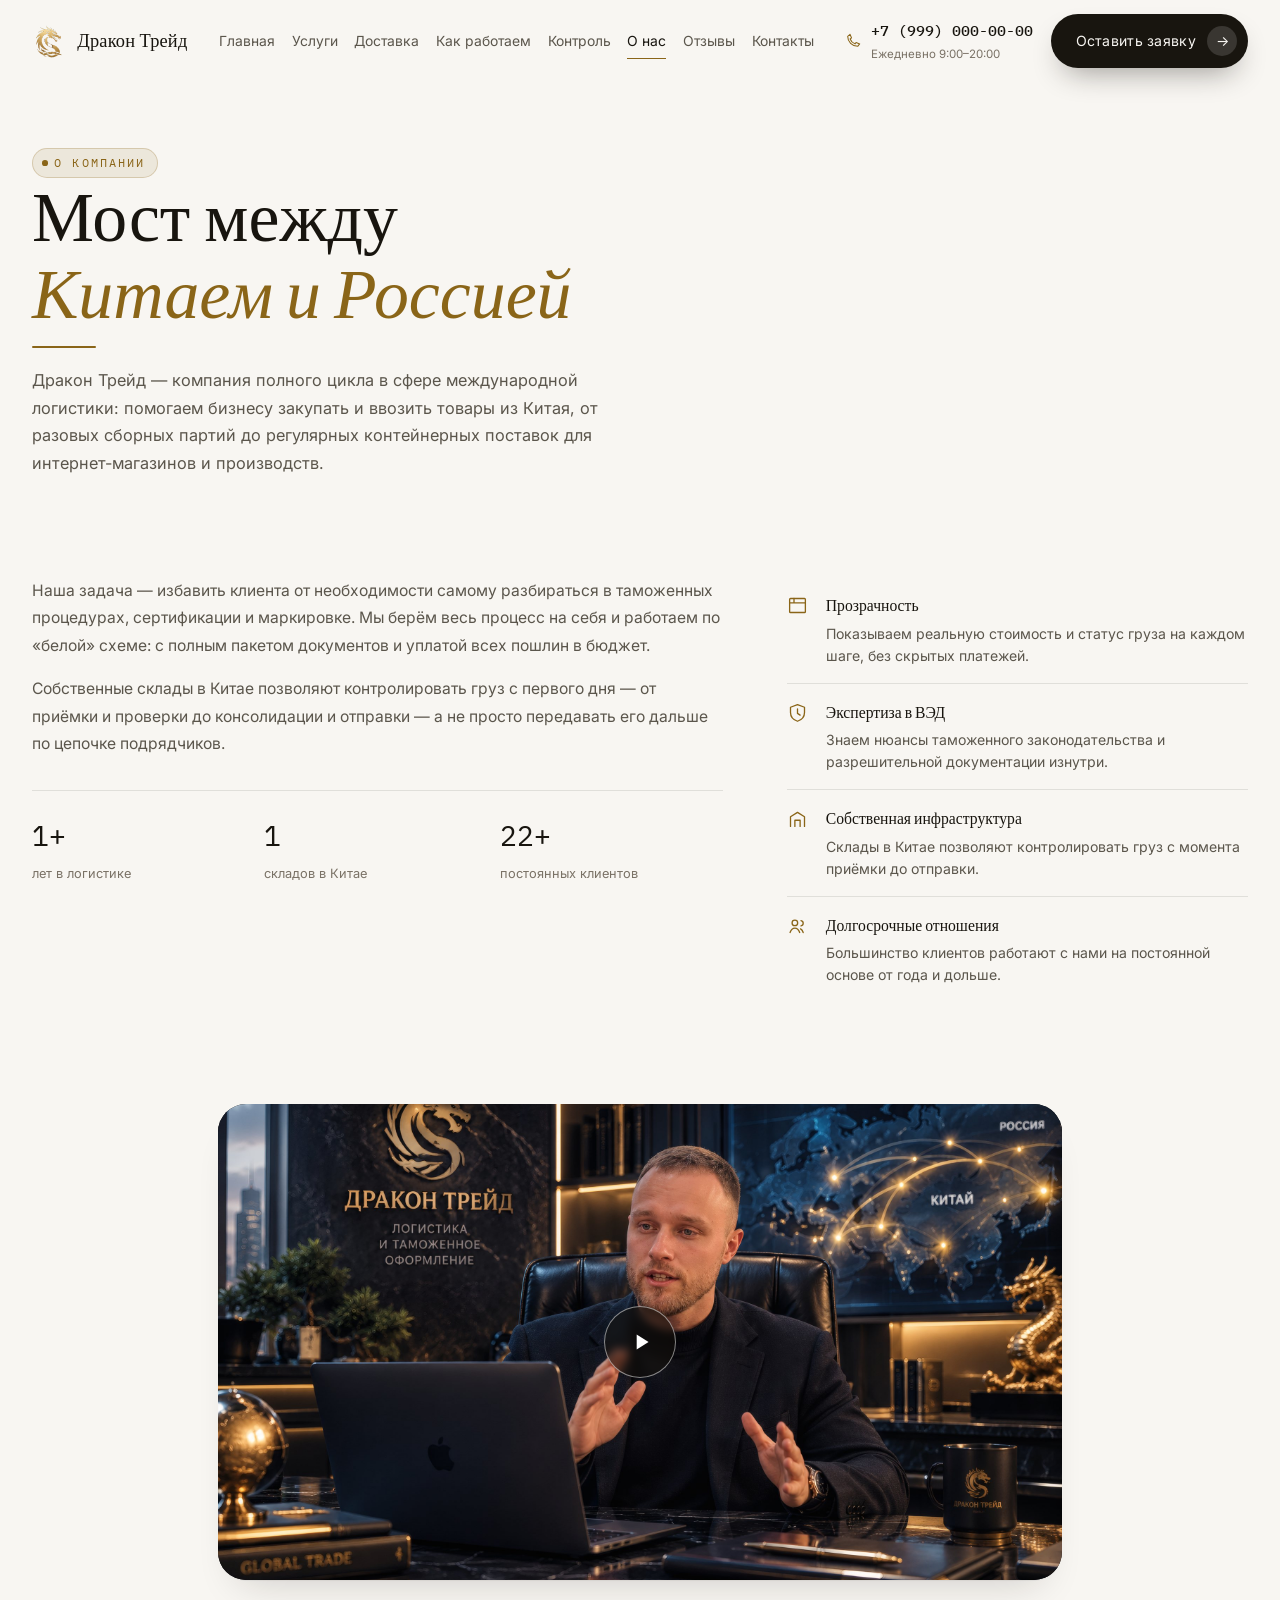
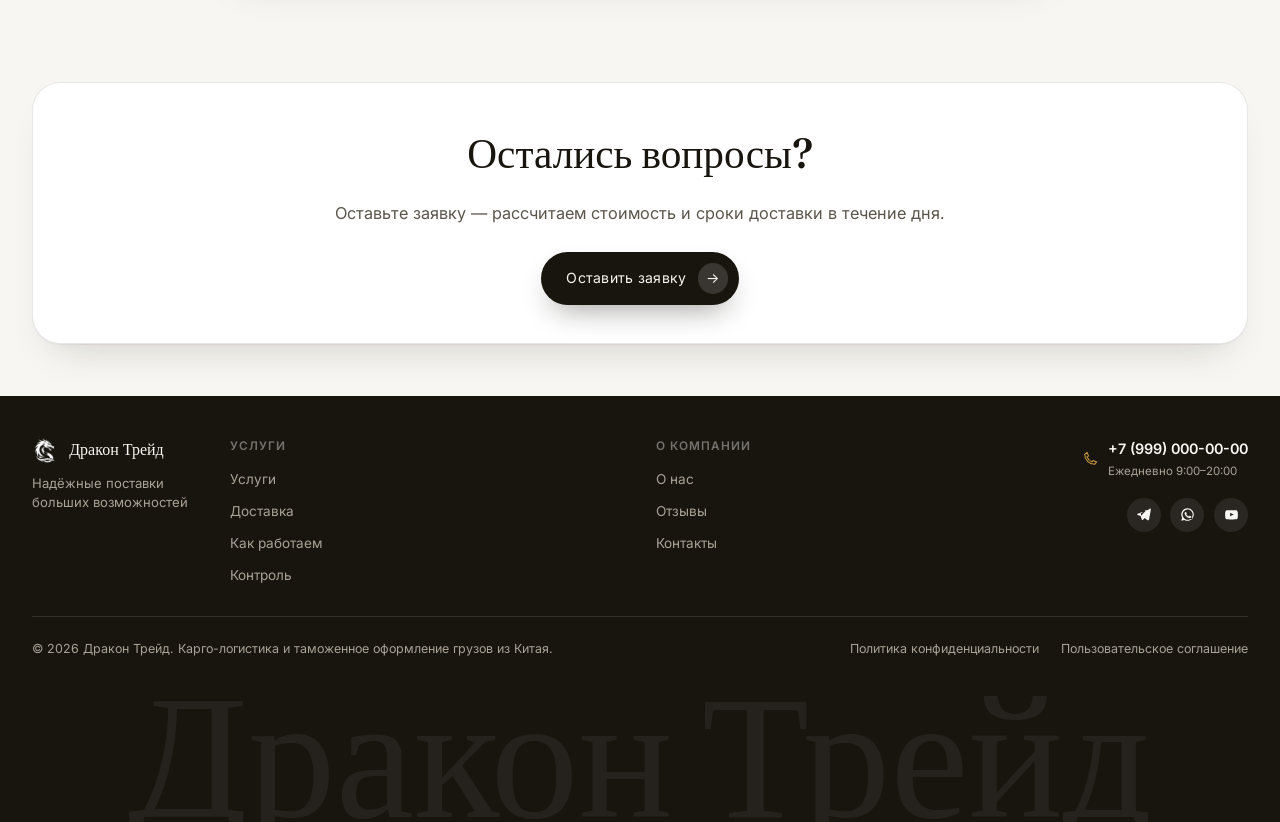
<file: about.html>
<!DOCTYPE html>
<html lang="ru">
<head>
<meta charset="UTF-8">
<meta name="viewport" content="width=device-width, initial-scale=1.0">
<title>О компании — Дракон Трейд</title>
<meta name="description" content="Дракон Трейд — международная логистика и таможенное оформление грузов из Китая: кто мы, как работаем и почему нам доверяют.">
<link rel="icon" href="images/logo/dragon-logo-32.png" type="image/png">
<link rel="preconnect" href="https://fonts.googleapis.com">
<link rel="preconnect" href="https://fonts.gstatic.com" crossorigin>
<link href="https://fonts.googleapis.com/css2?family=Fraunces:ital,opsz,wght@0,9..144,300..700;1,9..144,300..700&family=Inter:wght@400;500;600;700;800&family=IBM+Plex+Mono:wght@400;500;600&display=swap" rel="stylesheet">
<link rel="stylesheet" href="styles.css">
</head>
<body>

<header class="site-header" id="siteHeader">
  <div class="container header-inner">
    <a href="index.html" class="brand" aria-label="Дракон Трейд — на главную">
      <img src="images/logo/dragon-logo-256.png" alt="" class="brand-logo">
      <span class="brand-word">Дракон Трейд</span>
    </a>

    <nav class="main-nav" aria-label="Основная навигация">
      <a href="index.html">Главная</a>
      <a href="index.html#services">Услуги</a>
      <a href="index.html#delivery">Доставка</a>
      <a href="index.html#process">Как работаем</a>
      <a href="index.html#control">Контроль</a>
      <a href="about.html" class="is-active">О нас</a>
      <a href="reviews.html">Отзывы</a>
      <a href="index.html#contact">Контакты</a>
    </nav>

    <div class="header-actions">
      <a class="phone-link" href="tel:+79990000000">
        <svg viewBox="0 0 24 24" fill="none" stroke="currentColor" stroke-width="1.6" stroke-linecap="round" stroke-linejoin="round"><path d="M4 5c0 8.3 6.7 15 15 15l3-3.6-5.4-2.2-1.6 2.1a12 12 0 0 1-7.3-7.3l2.1-1.6L7.6 2 4 5Z"/></svg>
        <span><strong>+7 (999) 000-00-00</strong><small>Ежедневно 9:00–20:00</small></span>
      </a>
      <a href="index.html#contact" class="btn btn-solid btn-header-cta">Оставить заявку <span>→</span></a>
      <button class="nav-toggle" id="navToggle" aria-label="Открыть меню" aria-expanded="false">
        <svg viewBox="0 0 24 24" fill="none" stroke="currentColor" stroke-width="1.8" stroke-linecap="round"><path d="M3 6h18M3 12h18M3 18h18"/></svg>
      </button>
    </div>
  </div>

  <div class="mobile-panel" id="mobilePanel">
    <div class="container">
      <a href="index.html">Главная</a>
      <a href="index.html#services">Услуги</a>
      <a href="index.html#delivery">Доставка</a>
      <a href="index.html#process">Как работаем</a>
      <a href="index.html#control">Контроль</a>
      <a href="about.html">О нас</a>
      <a href="reviews.html">Отзывы</a>
      <a href="index.html#contact">Контакты</a>
      <a class="phone-link" href="tel:+79990000000">
        <span><strong>+7 (999) 000-00-00</strong><small>Ежедневно 9:00–20:00</small></span>
      </a>
      <a href="index.html#contact" class="btn btn-solid btn-block">Оставить заявку <span>→</span></a>
    </div>
  </div>
</header>

<div class="video-modal" id="heroVideoModal" aria-hidden="true">
  <div class="video-modal__backdrop" data-video-close></div>
  <div class="video-modal__panel" role="dialog" aria-modal="true" aria-label="Видео">
    <button type="button" class="video-modal__close" data-video-close aria-label="Закрыть видео">
      <svg viewBox="0 0 24 24" fill="none" stroke="currentColor" stroke-width="2" stroke-linecap="round"><path d="M6 6l12 12M18 6L6 18"/></svg>
    </button>
    <img src="images/office-employee.jpg" alt="" class="video-modal__media">
  </div>
</div>

<main>

  <!-- ================= PAGE HERO ================= -->
  <section class="page-hero" id="top">
    <div class="container">
      <div class="page-hero-panel reveal">
        <span class="eyebrow">О компании</span>
        <h1>Мост между <em>Китаем и Россией</em></h1>
        <span class="gold-line"></span>
        <p>Дракон Трейд — компания полного цикла в сфере международной логистики: помогаем бизнесу закупать и ввозить товары из Китая, от разовых сборных партий до регулярных контейнерных поставок для интернет-магазинов и производств.</p>
      </div>
    </div>
  </section>

  <!-- ================= ABOUT CONTENT ================= -->
  <section class="section-pad">
    <div class="container">
      <div class="about-grid">
        <div class="about-copy reveal">
          <p>Наша задача — избавить клиента от необходимости самому разбираться в таможенных процедурах, сертификации и маркировке. Мы берём весь процесс на себя и работаем по «белой» схеме: с полным пакетом документов и уплатой всех пошлин в бюджет.</p>
          <p>Собственные склады в Китае позволяют контролировать груз с первого дня — от приёмки и проверки до консолидации и отправки — а не просто передавать его дальше по цепочке подрядчиков.</p>
          <div class="stat-row">
            <div>
              <div class="stat-num">7+</div>
              <div class="stat-label">лет в логистике</div>
            </div>
            <div>
              <div class="stat-num">6</div>
              <div class="stat-label">складов в Китае</div>
            </div>
            <div>
              <div class="stat-num">120+</div>
              <div class="stat-label">постоянных клиентов</div>
            </div>
          </div>
        </div>

        <div class="control-list reveal" aria-label="Наши принципы">
          <div class="control-item">
            <svg viewBox="0 0 24 24" fill="none" stroke="currentColor" stroke-width="1.5" stroke-linecap="round" stroke-linejoin="round"><rect x="3" y="4" width="18" height="16" rx="1"/><path d="M3 9h18M8 4v5"/></svg>
            <div>
              <h3>Прозрачность</h3>
              <p>Показываем реальную стоимость и статус груза на каждом шаге, без скрытых платежей.</p>
            </div>
          </div>
          <div class="control-item">
            <svg viewBox="0 0 24 24" fill="none" stroke="currentColor" stroke-width="1.5" stroke-linecap="round" stroke-linejoin="round"><path d="M12 3 20 6v6c0 5-3.5 8.5-8 10-4.5-1.5-8-5-8-10V6Z"/><path d="M12 8v5l3 2"/></svg>
            <div>
              <h3>Экспертиза в ВЭД</h3>
              <p>Знаем нюансы таможенного законодательства и разрешительной документации изнутри.</p>
            </div>
          </div>
          <div class="control-item">
            <svg viewBox="0 0 24 24" fill="none" stroke="currentColor" stroke-width="1.5" stroke-linecap="round" stroke-linejoin="round"><path d="M4 21V10l8-5 8 5v11"/><path d="M9 21v-7h6v7"/></svg>
            <div>
              <h3>Собственная инфраструктура</h3>
              <p>Склады в Китае позволяют контролировать груз с момента приёмки до отправки.</p>
            </div>
          </div>
          <div class="control-item">
            <svg viewBox="0 0 24 24" fill="none" stroke="currentColor" stroke-width="1.5" stroke-linecap="round" stroke-linejoin="round"><circle cx="9" cy="9" r="3.2"/><path d="M3.5 20c1.2-3.4 3.3-5 5.5-5s4.3 1.6 5.5 5"/><path d="M16 6.5c1.5.3 2.5 1.5 2.5 3s-1 2.7-2.5 3M18.5 20c-.6-2-1.6-3.4-3-4.2"/></svg>
            <div>
              <h3>Долгосрочные отношения</h3>
              <p>Большинство клиентов работают с нами на постоянной основе от года и дольше.</p>
            </div>
          </div>
        </div>
      </div>
    </div>
  </section>

  <!-- ================= VIDEO ================= -->
  <section class="section-pad">
    <div class="container">
      <div class="about-video reveal">
        <div class="about-video__panel">
          <img src="images/office-employee.jpg" alt="" class="about-video__media">
          <button type="button" class="hero-map__play" data-video-open aria-label="Воспроизвести видео" aria-haspopup="dialog">
            <svg viewBox="0 0 24 24" fill="currentColor"><path d="M8 5v14l11-7z"/></svg>
          </button>
        </div>
      </div>
    </div>
  </section>

  <!-- ================= CTA ================= -->
  <section class="section-pad">
    <div class="container">
      <div class="page-cta reveal">
        <h2>Остались вопросы?</h2>
        <p>Оставьте заявку — рассчитаем стоимость и сроки доставки в течение дня.</p>
        <a href="index.html#contact" class="btn btn-solid">Оставить заявку <span>→</span></a>
      </div>
    </div>
  </section>

</main>

<footer class="site-footer">
  <div class="container">
    <div class="footer-inner">
      <div class="footer-brand-col">
        <a href="index.html" class="footer-brand">
          <img src="images/logo/dragon-logo-256.png" alt="" class="footer-brand-logo">
          <span>Дракон Трейд</span>
        </a>
        <p class="footer-tagline">Надёжные поставки больших возможностей</p>
      </div>
      <nav class="footer-nav-col" aria-label="Услуги">
        <strong>Услуги</strong>
        <a href="index.html#services">Услуги</a>
        <a href="index.html#delivery">Доставка</a>
        <a href="index.html#process">Как работаем</a>
        <a href="index.html#control">Контроль</a>
      </nav>
      <nav class="footer-nav-col" aria-label="О компании">
        <strong>О компании</strong>
        <a href="about.html">О нас</a>
        <a href="reviews.html">Отзывы</a>
        <a href="index.html#contact">Контакты</a>
      </nav>
      <div class="footer-contact-col">
        <a class="footer-phone" href="tel:+79990000000">
          <svg viewBox="0 0 24 24" fill="none" stroke="currentColor" stroke-width="1.6" stroke-linecap="round" stroke-linejoin="round"><path d="M4 5c0 8.3 6.7 15 15 15l3-3.6-5.4-2.2-1.6 2.1a12 12 0 0 1-7.3-7.3l2.1-1.6L7.6 2 4 5Z"/></svg>
          <span><strong>+7 (999) 000-00-00</strong><small>Ежедневно 9:00–20:00</small></span>
        </a>
        <div class="footer-social">
          <a href="#" aria-label="Telegram"><svg viewBox="0 0 24 24" fill="currentColor"><path d="M21.5 3.5 2.7 10.8c-1 .4-1 1.8.1 2.1l4.6 1.4 1.8 5.6c.3.9 1.4 1.1 2 .4l2.6-2.8 4.8 3.6c.8.6 2 .2 2.2-.8l3-16.3c.2-1.1-.9-2-1.9-1.6ZM8.6 14l-1.1-3.5 9.8-6-7 6.9c-.3.3-.5.6-.6 1l-1.1 1.6Z"/></svg></a>
          <a href="#" aria-label="WhatsApp"><svg viewBox="0 0 24 24" fill="currentColor"><path d="M12 2a10 10 0 0 0-8.6 15.1L2 22l5-1.4A10 10 0 1 0 12 2Zm0 1.8a8.2 8.2 0 0 1 7 12.5l-.3.5.9 3.2-3.3-.9-.5.3A8.2 8.2 0 1 1 12 3.8Zm-3.1 4.3c-.2 0-.5 0-.7.3-.2.2-.9.9-.9 2.1s.9 2.4 1.1 2.6c.1.1 1.8 2.9 4.5 3.9 2.2.9 2.6.7 3.1.6.5 0 1.5-.6 1.7-1.2.2-.6.2-1.1.2-1.2 0-.1-.2-.2-.4-.3l-1.8-.9c-.2-.1-.4-.1-.6.1l-.7 1c-.1.2-.3.2-.5.1-.6-.3-1.6-.9-2.4-1.6-.7-.6-1.2-1.5-1.4-1.7-.1-.2 0-.4.1-.5l.5-.6c.1-.2.1-.4 0-.5l-.8-1.9c-.1-.2-.3-.4-.6-.4Z"/></svg></a>
          <a href="#" aria-label="YouTube"><svg viewBox="0 0 24 24" fill="currentColor"><path d="M22 8.4s-.2-1.5-.8-2.2c-.8-.8-1.7-.8-2.1-.9C16.4 5 12 5 12 5h0s-4.4 0-7.1.3c-.4 0-1.3 0-2.1.9C2.2 6.9 2 8.4 2 8.4S1.8 10.1 1.8 11.8v1.3C1.8 14.8 2 16.5 2 16.5s.2 1.5.8 2.2c.8.9 1.8.9 2.3 1 1.7.2 6.9.3 6.9.3s4.4 0 7.1-.3c.4 0 1.3 0 2.1-.9.6-.7.8-2.2.8-2.2s.2-1.7.2-3.4v-1.3c0-1.7-.2-3.4-.2-3.4ZM9.8 14.6V9l5.8 2.8-5.8 2.8Z"/></svg></a>
        </div>
      </div>
    </div>
    <div class="footer-bottom">
      <span>© 2026 Дракон Трейд. Карго-логистика и таможенное оформление грузов из Китая.</span>
      <span class="footer-legal"><a href="#">Политика конфиденциальности</a><a href="#">Пользовательское соглашение</a></span>
    </div>
  </div>
  <span class="footer-word" aria-hidden="true">Дракон Трейд</span>
</footer>

<script src="script.js"></script>

</body>
</html>
</file>
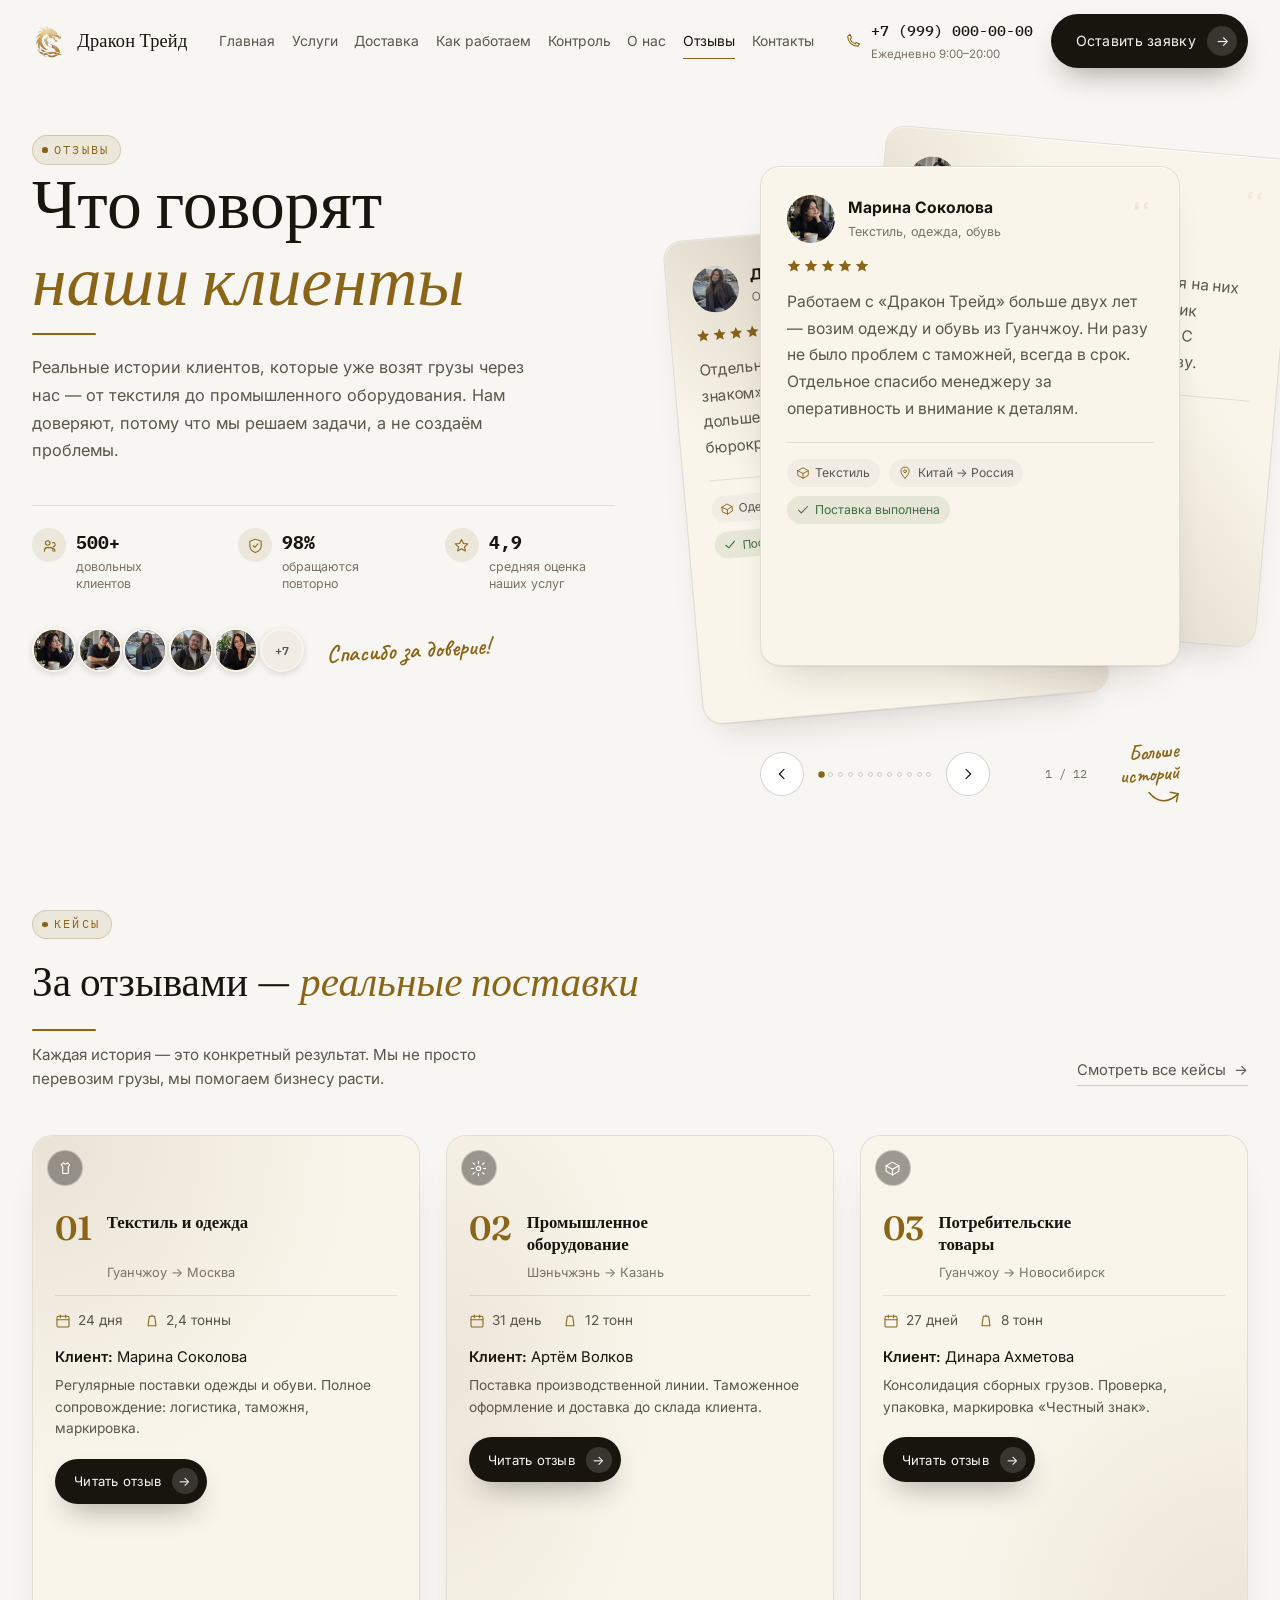
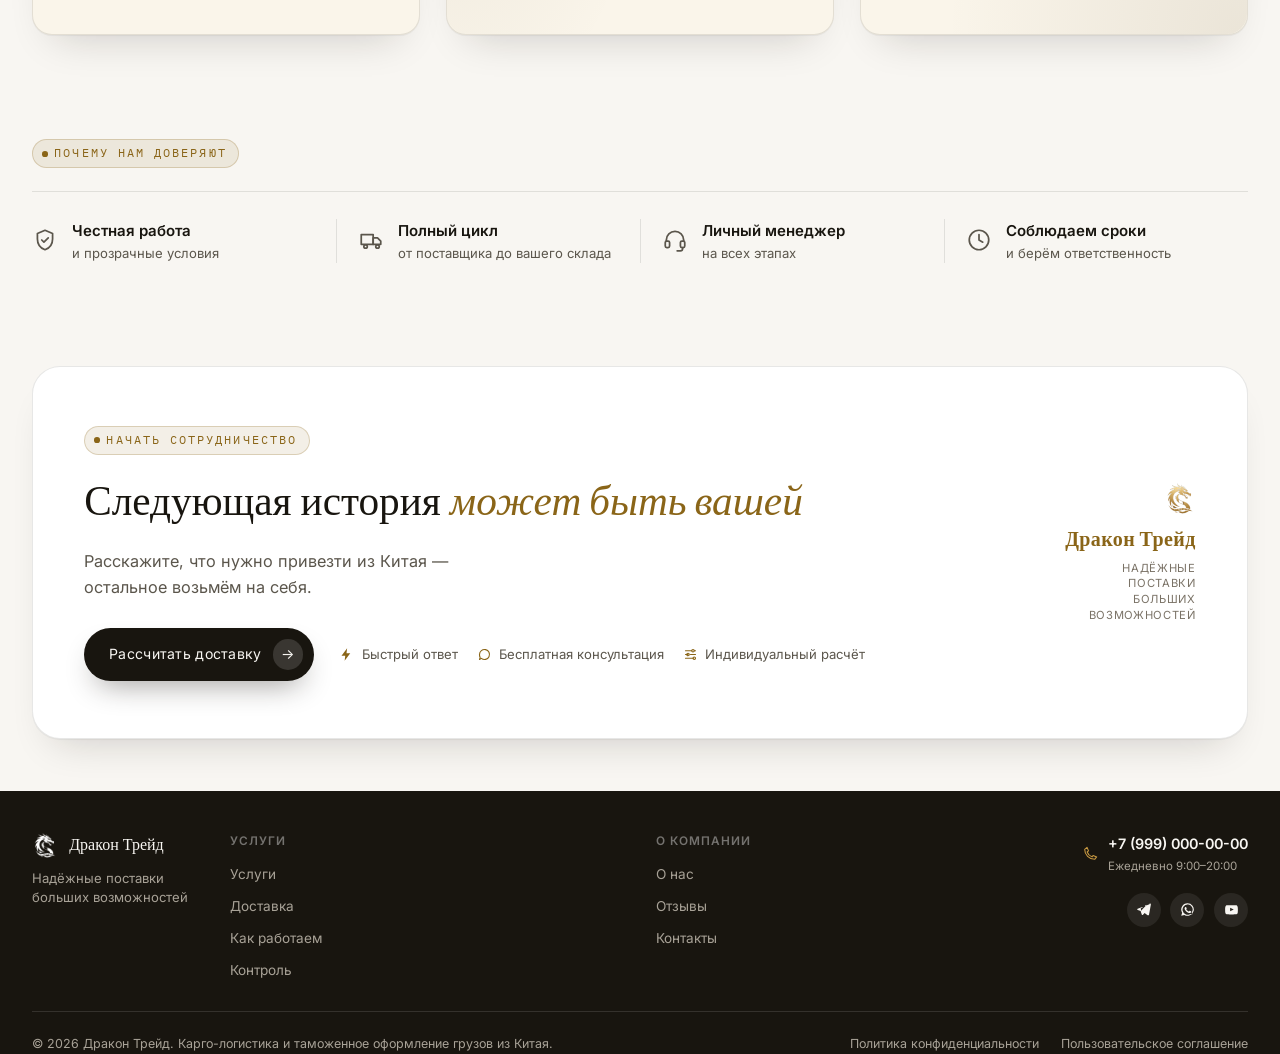
<file: reviews.html>
<!DOCTYPE html>
<html lang="ru">
<head>
<meta charset="UTF-8">
<meta name="viewport" content="width=device-width, initial-scale=1.0">
<title>Отзывы клиентов — Дракон Трейд</title>
<meta name="description" content="Отзывы клиентов о работе с Дракон Трейд: доставка грузов из Китая, таможенное оформление и сертификация.">
<link rel="icon" href="images/logo/dragon-logo-32.png" type="image/png">
<link rel="preconnect" href="https://fonts.googleapis.com">
<link rel="preconnect" href="https://fonts.gstatic.com" crossorigin>
<link href="https://fonts.googleapis.com/css2?family=Fraunces:ital,opsz,wght@0,9..144,300..700;1,9..144,300..700&family=Inter:wght@400;500;600;700;800&family=IBM+Plex+Mono:wght@400;500;600&family=Caveat:wght@500;600&display=swap" rel="stylesheet">
<link rel="stylesheet" href="styles.css">
</head>
<body>

<header class="site-header" id="siteHeader">
  <div class="container header-inner">
    <a href="index.html" class="brand" aria-label="Дракон Трейд — на главную">
      <img src="images/logo/dragon-logo-256.png" alt="" class="brand-logo">
      <span class="brand-word">Дракон Трейд</span>
    </a>

    <nav class="main-nav" aria-label="Основная навигация">
      <a href="index.html">Главная</a>
      <a href="index.html#services">Услуги</a>
      <a href="index.html#delivery">Доставка</a>
      <a href="index.html#process">Как работаем</a>
      <a href="index.html#control">Контроль</a>
      <a href="about.html">О нас</a>
      <a href="reviews.html" class="is-active">Отзывы</a>
      <a href="index.html#contact">Контакты</a>
    </nav>

    <div class="header-actions">
      <a class="phone-link" href="tel:+79990000000">
        <svg viewBox="0 0 24 24" fill="none" stroke="currentColor" stroke-width="1.6" stroke-linecap="round" stroke-linejoin="round"><path d="M4 5c0 8.3 6.7 15 15 15l3-3.6-5.4-2.2-1.6 2.1a12 12 0 0 1-7.3-7.3l2.1-1.6L7.6 2 4 5Z"/></svg>
        <span><strong>+7 (999) 000-00-00</strong><small>Ежедневно 9:00–20:00</small></span>
      </a>
      <a href="index.html#contact" class="btn btn-solid btn-header-cta">Оставить заявку <span>→</span></a>
      <button class="nav-toggle" id="navToggle" aria-label="Открыть меню" aria-expanded="false">
        <svg viewBox="0 0 24 24" fill="none" stroke="currentColor" stroke-width="1.8" stroke-linecap="round"><path d="M3 6h18M3 12h18M3 18h18"/></svg>
      </button>
    </div>
  </div>

  <div class="mobile-panel" id="mobilePanel">
    <div class="container">
      <a href="index.html">Главная</a>
      <a href="index.html#services">Услуги</a>
      <a href="index.html#delivery">Доставка</a>
      <a href="index.html#process">Как работаем</a>
      <a href="index.html#control">Контроль</a>
      <a href="about.html">О нас</a>
      <a href="reviews.html">Отзывы</a>
      <a href="index.html#contact">Контакты</a>
      <a class="phone-link" href="tel:+79990000000">
        <span><strong>+7 (999) 000-00-00</strong><small>Ежедневно 9:00–20:00</small></span>
      </a>
      <a href="index.html#contact" class="btn btn-solid btn-block">Оставить заявку <span>→</span></a>
    </div>
  </div>
</header>

<main>

  <!-- ================= REVIEWS HERO ================= -->
  <section class="reviews-hero section-pad" id="top">
    <div class="container">
      <div class="reviews-hero__grid">
        <div class="reviews-hero__copy reveal">
          <span class="eyebrow">Отзывы</span>
          <h1>Что говорят <em>наши клиенты</em></h1>
          <span class="gold-line"></span>
          <p>Реальные истории клиентов, которые уже возят грузы через нас — от текстиля до промышленного оборудования. Нам доверяют, потому что мы решаем задачи, а не создаём проблемы.</p>

          <div class="reviews-stats">
            <div class="reviews-stat">
              <span class="reviews-stat__icon"><svg viewBox="0 0 24 24" fill="none" stroke="currentColor" stroke-width="1.5" stroke-linecap="round" stroke-linejoin="round"><path d="M17 20v-1.5a3.5 3.5 0 0 0-3.5-3.5h-5A3.5 3.5 0 0 0 5 18.5V20"/><circle cx="9.5" cy="8.5" r="3.2"/><path d="M16 8.2a2.8 2.8 0 1 1 1.2 5.3"/><path d="M19.5 20v-1.3a3.2 3.2 0 0 0-2-3"/></svg></span>
              <div><strong>500+</strong><span>довольных клиентов</span></div>
            </div>
            <div class="reviews-stat">
              <span class="reviews-stat__icon"><svg viewBox="0 0 24 24" fill="none" stroke="currentColor" stroke-width="1.5" stroke-linecap="round" stroke-linejoin="round"><path d="M12 3 20 6v6c0 5-3.5 8.5-8 10-4.5-1.5-8-5-8-10V6Z"/><path d="M8.5 12.2l2.3 2.3 4.7-4.9"/></svg></span>
              <div><strong>98%</strong><span>обращаются повторно</span></div>
            </div>
            <div class="reviews-stat">
              <span class="reviews-stat__icon"><svg viewBox="0 0 24 24" fill="none" stroke="currentColor" stroke-width="1.5" stroke-linecap="round" stroke-linejoin="round"><path d="M12 3.5l2.7 5.6 6.1.6-4.6 4.1 1.3 6-5.5-3.1-5.5 3.1 1.3-6-4.6-4.1 6.1-.6Z"/></svg></span>
              <div><strong>4,9</strong><span>средняя оценка наших услуг</span></div>
            </div>
          </div>

          <div class="reviews-avatars">
            <span class="reviews-avatar"><img src="images/review-marina.jpg" alt="" loading="lazy"></span>
            <span class="reviews-avatar"><img src="images/review-artem.jpg" alt="" loading="lazy"></span>
            <span class="reviews-avatar"><img src="images/review-dinara.jpg" alt="" loading="lazy"></span>
            <span class="reviews-avatar"><img src="images/review-igor.jpg" alt="" loading="lazy"></span>
            <span class="reviews-avatar"><img src="images/review-elena.jpg" alt="" loading="lazy"></span>
            <span class="reviews-avatar reviews-avatar--more">+7</span>
            <span class="reviews-note">Спасибо за доверие!</span>
          </div>
        </div>

        <div class="reviews-hero__visual reveal">
          <div class="reviews-carousel" data-reviews-carousel>
            <div class="reviews-carousel__stack">
              <article class="reviews-card" data-index="0">
                <div class="reviews-card__head">
                  <span class="reviews-card__avatar"><img src="images/review-marina.jpg" alt="" loading="lazy"></span>
                  <div>
                    <strong>Марина Соколова</strong>
                    <span>Текстиль, одежда, обувь</span>
                  </div>
                  <svg class="reviews-card__quote" viewBox="0 0 24 24" fill="currentColor"><path d="M7 8c-2.2 0-4 1.8-4 4v4h4v-4H5c0-1.1.9-2 2-2V8Zm10 0c-2.2 0-4 1.8-4 4v4h4v-4h-2c0-1.1.9-2 2-2V8Z"/></svg>
                </div>
                <div class="review-stars">
                  <svg viewBox="0 0 20 20" fill="currentColor"><path d="M10 1l2.6 5.9 6.4.6-4.8 4.3 1.4 6.2L10 14.9 4.4 18l1.4-6.2L1 7.5l6.4-.6Z"/></svg>
                  <svg viewBox="0 0 20 20" fill="currentColor"><path d="M10 1l2.6 5.9 6.4.6-4.8 4.3 1.4 6.2L10 14.9 4.4 18l1.4-6.2L1 7.5l6.4-.6Z"/></svg>
                  <svg viewBox="0 0 20 20" fill="currentColor"><path d="M10 1l2.6 5.9 6.4.6-4.8 4.3 1.4 6.2L10 14.9 4.4 18l1.4-6.2L1 7.5l6.4-.6Z"/></svg>
                  <svg viewBox="0 0 20 20" fill="currentColor"><path d="M10 1l2.6 5.9 6.4.6-4.8 4.3 1.4 6.2L10 14.9 4.4 18l1.4-6.2L1 7.5l6.4-.6Z"/></svg>
                  <svg viewBox="0 0 20 20" fill="currentColor"><path d="M10 1l2.6 5.9 6.4.6-4.8 4.3 1.4 6.2L10 14.9 4.4 18l1.4-6.2L1 7.5l6.4-.6Z"/></svg>
                </div>
                <p class="review-text">Работаем с «Дракон Трейд» больше двух лет — возим одежду и обувь из Гуанчжоу. Ни разу не было проблем с таможней, всегда в срок. Отдельное спасибо менеджеру за оперативность и внимание к деталям.</p>
                <div class="reviews-card__tags">
                  <span><svg viewBox="0 0 24 24" fill="none" stroke="currentColor" stroke-width="1.6" stroke-linecap="round" stroke-linejoin="round"><path d="M3 8l9-5 9 5-9 5-9-5Z"/><path d="M3 8v8l9 5 9-5V8"/><path d="M12 13v8"/></svg>Текстиль</span>
                  <span><svg viewBox="0 0 24 24" fill="none" stroke="currentColor" stroke-width="1.6" stroke-linecap="round" stroke-linejoin="round"><path d="M12 21s7-6.3 7-12a7 7 0 1 0-14 0c0 5.7 7 12 7 12Z"/><circle cx="12" cy="9" r="2.4"/></svg>Китай → Россия</span>
                  <span class="reviews-card__status"><svg viewBox="0 0 24 24" fill="none" stroke="currentColor" stroke-width="1.8" stroke-linecap="round" stroke-linejoin="round"><path d="M4 12l5 5L20 6"/></svg>Поставка выполнена</span>
                </div>
              </article>

              <article class="reviews-card" data-index="1">
                <div class="reviews-card__head">
                  <span class="reviews-card__avatar"><img src="images/review-artem.jpg" alt="" loading="lazy"></span>
                  <div>
                    <strong>Артём Волков</strong>
                    <span>Промышленное оборудование</span>
                  </div>
                  <svg class="reviews-card__quote" viewBox="0 0 24 24" fill="currentColor"><path d="M7 8c-2.2 0-4 1.8-4 4v4h4v-4H5c0-1.1.9-2 2-2V8Zm10 0c-2.2 0-4 1.8-4 4v4h4v-4h-2c0-1.1.9-2 2-2V8Z"/></svg>
                </div>
                <div class="review-stars">
                  <svg viewBox="0 0 20 20" fill="currentColor"><path d="M10 1l2.6 5.9 6.4.6-4.8 4.3 1.4 6.2L10 14.9 4.4 18l1.4-6.2L1 7.5l6.4-.6Z"/></svg>
                  <svg viewBox="0 0 20 20" fill="currentColor"><path d="M10 1l2.6 5.9 6.4.6-4.8 4.3 1.4 6.2L10 14.9 4.4 18l1.4-6.2L1 7.5l6.4-.6Z"/></svg>
                  <svg viewBox="0 0 20 20" fill="currentColor"><path d="M10 1l2.6 5.9 6.4.6-4.8 4.3 1.4 6.2L10 14.9 4.4 18l1.4-6.2L1 7.5l6.4-.6Z"/></svg>
                  <svg viewBox="0 0 20 20" fill="currentColor"><path d="M10 1l2.6 5.9 6.4.6-4.8 4.3 1.4 6.2L10 14.9 4.4 18l1.4-6.2L1 7.5l6.4-.6Z"/></svg>
                  <svg viewBox="0 0 20 20" fill="currentColor"><path d="M10 1l2.6 5.9 6.4.6-4.8 4.3 1.4 6.2L10 14.9 4.4 18l1.4-6.2L1 7.5l6.4-.6Z"/></svg>
                </div>
                <p class="review-text">Перевели все поставки оборудования на них после того, как предыдущий подрядчик задержал груз на таможне на месяц. С «Дракон Трейд» такого не было ни разу.</p>
                <div class="reviews-card__tags">
                  <span><svg viewBox="0 0 24 24" fill="none" stroke="currentColor" stroke-width="1.6" stroke-linecap="round" stroke-linejoin="round"><path d="M3 8l9-5 9 5-9 5-9-5Z"/><path d="M3 8v8l9 5 9-5V8"/><path d="M12 13v8"/></svg>Оборудование</span>
                  <span><svg viewBox="0 0 24 24" fill="none" stroke="currentColor" stroke-width="1.6" stroke-linecap="round" stroke-linejoin="round"><path d="M12 21s7-6.3 7-12a7 7 0 1 0-14 0c0 5.7 7 12 7 12Z"/><circle cx="12" cy="9" r="2.4"/></svg>Китай → Россия</span>
                  <span class="reviews-card__status"><svg viewBox="0 0 24 24" fill="none" stroke="currentColor" stroke-width="1.8" stroke-linecap="round" stroke-linejoin="round"><path d="M4 12l5 5L20 6"/></svg>Поставка выполнена</span>
                </div>
              </article>

              <article class="reviews-card" data-index="2">
                <div class="reviews-card__head">
                  <span class="reviews-card__avatar"><img src="images/review-dinara.jpg" alt="" loading="lazy"></span>
                  <div>
                    <strong>Динара Ахметова</strong>
                    <span>Одежда</span>
                  </div>
                  <svg class="reviews-card__quote" viewBox="0 0 24 24" fill="currentColor"><path d="M7 8c-2.2 0-4 1.8-4 4v4h4v-4H5c0-1.1.9-2 2-2V8Zm10 0c-2.2 0-4 1.8-4 4v4h4v-4h-2c0-1.1.9-2 2-2V8Z"/></svg>
                </div>
                <div class="review-stars">
                  <svg viewBox="0 0 20 20" fill="currentColor"><path d="M10 1l2.6 5.9 6.4.6-4.8 4.3 1.4 6.2L10 14.9 4.4 18l1.4-6.2L1 7.5l6.4-.6Z"/></svg>
                  <svg viewBox="0 0 20 20" fill="currentColor"><path d="M10 1l2.6 5.9 6.4.6-4.8 4.3 1.4 6.2L10 14.9 4.4 18l1.4-6.2L1 7.5l6.4-.6Z"/></svg>
                  <svg viewBox="0 0 20 20" fill="currentColor"><path d="M10 1l2.6 5.9 6.4.6-4.8 4.3 1.4 6.2L10 14.9 4.4 18l1.4-6.2L1 7.5l6.4-.6Z"/></svg>
                  <svg viewBox="0 0 20 20" fill="currentColor"><path d="M10 1l2.6 5.9 6.4.6-4.8 4.3 1.4 6.2L10 14.9 4.4 18l1.4-6.2L1 7.5l6.4-.6Z"/></svg>
                  <svg viewBox="0 0 20 20" fill="currentColor"><path d="M10 1l2.6 5.9 6.4.6-4.8 4.3 1.4 6.2L10 14.9 4.4 18l1.4-6.2L1 7.5l6.4-.6Z"/></svg>
                </div>
                <p class="review-text">Отдельное спасибо за помощь с «Честным знаком» — сами бы разбирались в разы дольше. Быстро, понятно, без лишней бюрократии.</p>
                <div class="reviews-card__tags">
                  <span><svg viewBox="0 0 24 24" fill="none" stroke="currentColor" stroke-width="1.6" stroke-linecap="round" stroke-linejoin="round"><path d="M3 8l9-5 9 5-9 5-9-5Z"/><path d="M3 8v8l9 5 9-5V8"/><path d="M12 13v8"/></svg>Одежда</span>
                  <span><svg viewBox="0 0 24 24" fill="none" stroke="currentColor" stroke-width="1.6" stroke-linecap="round" stroke-linejoin="round"><path d="M12 21s7-6.3 7-12a7 7 0 1 0-14 0c0 5.7 7 12 7 12Z"/><circle cx="12" cy="9" r="2.4"/></svg>Китай → Россия</span>
                  <span class="reviews-card__status"><svg viewBox="0 0 24 24" fill="none" stroke="currentColor" stroke-width="1.8" stroke-linecap="round" stroke-linejoin="round"><path d="M4 12l5 5L20 6"/></svg>Поставка выполнена</span>
                </div>
              </article>
            </div>

            <div class="reviews-carousel__nav">
              <button type="button" class="reviews-carousel__arrow" data-reviews-prev aria-label="Предыдущий отзыв">
                <svg viewBox="0 0 24 24" fill="none" stroke="currentColor" stroke-width="1.8" stroke-linecap="round" stroke-linejoin="round"><path d="M15 5l-7 7 7 7"/></svg>
              </button>
              <div class="reviews-carousel__dots" data-reviews-dots></div>
              <button type="button" class="reviews-carousel__arrow" data-reviews-next aria-label="Следующий отзыв">
                <svg viewBox="0 0 24 24" fill="none" stroke="currentColor" stroke-width="1.8" stroke-linecap="round" stroke-linejoin="round"><path d="M9 5l7 7-7 7"/></svg>
              </button>
              <span class="reviews-carousel__count" data-reviews-count>1 / 3</span>
              <span class="reviews-carousel__more">Больше<br>историй<svg viewBox="0 0 40 20" fill="none" stroke="currentColor" stroke-width="1.8" stroke-linecap="round" stroke-linejoin="round"><path d="M2 4c10 14 22 14 34 4"/><path d="M27 5.5l9 2.5-2.5 9"/></svg></span>
            </div>
          </div>
        </div>
      </div>
    </div>
  </section>

  <!-- ================= CASES ================= -->
  <section class="section-pad" id="cases">
    <div class="container">
      <div class="section-head section-head--split reveal">
        <div>
          <span class="eyebrow">Кейсы</span>
          <h2>За отзывами — <em>реальные поставки</em></h2>
          <span class="gold-line"></span>
          <p>Каждая история — это конкретный результат. Мы не просто перевозим грузы, мы помогаем бизнесу расти.</p>
        </div>
        <a href="#top" class="link-arrow">Смотреть все кейсы <span>→</span></a>
      </div>

      <div class="cases-grid">
        <article class="case-card case-card--shade-a reveal">
          <div class="case-card__photo">
            <span class="case-card__badge"><svg viewBox="0 0 24 24" fill="none" stroke="currentColor" stroke-width="1.6" stroke-linecap="round" stroke-linejoin="round"><path d="M9 4l3 2 3-2 3 3-2 2v9a1 1 0 0 1-1 1H9a1 1 0 0 1-1-1v-9L6 7l3-3Z"/></svg></span>
          </div>
          <div class="case-card__body">
            <div class="case-card__head">
              <span class="case-card__num">01</span>
              <div>
                <strong>Текстиль и одежда</strong>
                <span class="case-card__route">Гуанчжоу → Москва</span>
              </div>
            </div>
            <div class="case-card__stats">
              <span><svg viewBox="0 0 24 24" fill="none" stroke="currentColor" stroke-width="1.6" stroke-linecap="round" stroke-linejoin="round"><rect x="3" y="5" width="18" height="16" rx="2"/><path d="M16 3v4M8 3v4M3 10h18"/></svg>24 дня</span>
              <span><svg viewBox="0 0 24 24" fill="none" stroke="currentColor" stroke-width="1.6" stroke-linecap="round" stroke-linejoin="round"><path d="M12 3v2M8 5h8l2 14H6L8 5Z"/></svg>2,4 тонны</span>
            </div>
            <p class="case-card__client"><strong>Клиент:</strong> Марина Соколова</p>
            <p class="case-card__desc">Регулярные поставки одежды и обуви. Полное сопровождение: логистика, таможня, маркировка.</p>
            <button type="button" class="btn btn-solid btn-sm" data-jump-review="0">Читать отзыв <span>→</span></button>
          </div>
        </article>

        <article class="case-card case-card--shade-b reveal">
          <div class="case-card__photo">
            <span class="case-card__badge"><svg viewBox="0 0 24 24" fill="none" stroke="currentColor" stroke-width="1.6" stroke-linecap="round" stroke-linejoin="round"><circle cx="12" cy="12" r="3"/><path d="M12 2v3M12 19v3M4.2 4.2l2.1 2.1M17.7 17.7l2.1 2.1M2 12h3M19 12h3M4.2 19.8l2.1-2.1M17.7 6.3l2.1-2.1"/></svg></span>
          </div>
          <div class="case-card__body">
            <div class="case-card__head">
              <span class="case-card__num">02</span>
              <div>
                <strong>Промышленное оборудование</strong>
                <span class="case-card__route">Шэньчжэнь → Казань</span>
              </div>
            </div>
            <div class="case-card__stats">
              <span><svg viewBox="0 0 24 24" fill="none" stroke="currentColor" stroke-width="1.6" stroke-linecap="round" stroke-linejoin="round"><rect x="3" y="5" width="18" height="16" rx="2"/><path d="M16 3v4M8 3v4M3 10h18"/></svg>31 день</span>
              <span><svg viewBox="0 0 24 24" fill="none" stroke="currentColor" stroke-width="1.6" stroke-linecap="round" stroke-linejoin="round"><path d="M12 3v2M8 5h8l2 14H6L8 5Z"/></svg>12 тонн</span>
            </div>
            <p class="case-card__client"><strong>Клиент:</strong> Артём Волков</p>
            <p class="case-card__desc">Поставка производственной линии. Таможенное оформление и доставка до склада клиента.</p>
            <button type="button" class="btn btn-solid btn-sm" data-jump-review="1">Читать отзыв <span>→</span></button>
          </div>
        </article>

        <article class="case-card case-card--shade-c reveal">
          <div class="case-card__photo">
            <span class="case-card__badge"><svg viewBox="0 0 24 24" fill="none" stroke="currentColor" stroke-width="1.6" stroke-linecap="round" stroke-linejoin="round"><path d="M3 8l9-5 9 5-9 5-9-5Z"/><path d="M3 8v8l9 5 9-5V8"/><path d="M12 13v8"/></svg></span>
          </div>
          <div class="case-card__body">
            <div class="case-card__head">
              <span class="case-card__num">03</span>
              <div>
                <strong>Потребительские товары</strong>
                <span class="case-card__route">Гуанчжоу → Новосибирск</span>
              </div>
            </div>
            <div class="case-card__stats">
              <span><svg viewBox="0 0 24 24" fill="none" stroke="currentColor" stroke-width="1.6" stroke-linecap="round" stroke-linejoin="round"><rect x="3" y="5" width="18" height="16" rx="2"/><path d="M16 3v4M8 3v4M3 10h18"/></svg>27 дней</span>
              <span><svg viewBox="0 0 24 24" fill="none" stroke="currentColor" stroke-width="1.6" stroke-linecap="round" stroke-linejoin="round"><path d="M12 3v2M8 5h8l2 14H6L8 5Z"/></svg>8 тонн</span>
            </div>
            <p class="case-card__client"><strong>Клиент:</strong> Динара Ахметова</p>
            <p class="case-card__desc">Консолидация сборных грузов. Проверка, упаковка, маркировка «Честный знак».</p>
            <button type="button" class="btn btn-solid btn-sm" data-jump-review="2">Читать отзыв <span>→</span></button>
          </div>
        </article>
      </div>
    </div>
  </section>

  <!-- ================= WHY THEY TRUST US ================= -->
  <section class="section-pad">
    <div class="container">
      <span class="eyebrow reveal">Почему нам доверяют</span>
      <div class="trust-row reveal">
        <div class="trust-item">
          <span class="trust-item__icon"><svg viewBox="0 0 24 24" fill="none" stroke="currentColor" stroke-width="1.6" stroke-linecap="round" stroke-linejoin="round"><path d="M12 3l7 3v5c0 5-3 8.5-7 10-4-1.5-7-5-7-10V6l7-3Z"/><path d="M9 12l2 2 4-4"/></svg></span>
          <div><strong>Честная работа</strong><span>и прозрачные условия</span></div>
        </div>
        <div class="trust-item">
          <span class="trust-item__icon"><svg viewBox="0 0 24 24" fill="none" stroke="currentColor" stroke-width="1.6" stroke-linecap="round" stroke-linejoin="round"><path d="M3 7h11v9H3z"/><path d="M14 10h4l3 3v3h-7z"/><circle cx="7" cy="18" r="1.6"/><circle cx="18" cy="18" r="1.6"/></svg></span>
          <div><strong>Полный цикл</strong><span>от поставщика до вашего склада</span></div>
        </div>
        <div class="trust-item">
          <span class="trust-item__icon"><svg viewBox="0 0 24 24" fill="none" stroke="currentColor" stroke-width="1.6" stroke-linecap="round" stroke-linejoin="round"><path d="M4 13v-1a8 8 0 0 1 16 0v1"/><rect x="3" y="13" width="4" height="6" rx="1.4"/><rect x="17" y="13" width="4" height="6" rx="1.4"/><path d="M19 19v1a2 2 0 0 1-2 2h-3"/></svg></span>
          <div><strong>Личный менеджер</strong><span>на всех этапах</span></div>
        </div>
        <div class="trust-item">
          <span class="trust-item__icon"><svg viewBox="0 0 24 24" fill="none" stroke="currentColor" stroke-width="1.6" stroke-linecap="round" stroke-linejoin="round"><circle cx="12" cy="12" r="9"/><path d="M12 7v5l3.5 2"/></svg></span>
          <div><strong>Соблюдаем сроки</strong><span>и берём ответственность</span></div>
        </div>
      </div>
    </div>
  </section>

  <!-- ================= STORY CTA ================= -->
  <section class="section-pad">
    <div class="container">
      <div class="story-cta reveal">
        <div class="story-cta__inner">
          <div class="story-cta__copy">
            <span class="eyebrow">Начать сотрудничество</span>
            <h2>Следующая история <em>может быть вашей</em></h2>
            <p>Расскажите, что нужно привезти из Китая — остальное возьмём на себя.</p>
            <div class="story-cta__actions">
              <a href="index.html#contact" class="btn btn-solid">Рассчитать доставку <span>→</span></a>
              <div class="story-cta__bullets">
                <span><svg viewBox="0 0 24 24" fill="currentColor"><path d="M13 2 4 14h6l-1 8 9-12h-6l1-8Z"/></svg>Быстрый ответ</span>
                <span><svg viewBox="0 0 24 24" fill="none" stroke="currentColor" stroke-width="1.8" stroke-linecap="round" stroke-linejoin="round"><path d="M4 12a8 8 0 1 1 3 6.2L4 20l1.1-3.3A7.9 7.9 0 0 1 4 12Z"/></svg>Бесплатная консультация</span>
                <span><svg viewBox="0 0 24 24" fill="none" stroke="currentColor" stroke-width="1.8" stroke-linecap="round" stroke-linejoin="round"><path d="M4 6h10M18 6h2M4 12h4M12 12h8M4 18h13"/><circle cx="16" cy="6" r="2"/><circle cx="8" cy="12" r="2"/><circle cx="18" cy="18" r="2"/></svg>Индивидуальный расчёт</span>
              </div>
            </div>
          </div>
          <div class="story-cta__mark">
            <img src="images/logo/dragon-logo-256.png" alt="">
            <strong>Дракон Трейд</strong>
            <span>Надёжные поставки больших возможностей</span>
          </div>
        </div>
      </div>
    </div>
  </section>

</main>

<footer class="site-footer">
  <div class="container">
    <div class="footer-inner">
      <div class="footer-brand-col">
        <a href="index.html" class="footer-brand">
          <img src="images/logo/dragon-logo-256.png" alt="" class="footer-brand-logo">
          <span>Дракон Трейд</span>
        </a>
        <p class="footer-tagline">Надёжные поставки больших возможностей</p>
      </div>
      <nav class="footer-nav-col" aria-label="Услуги">
        <strong>Услуги</strong>
        <a href="index.html#services">Услуги</a>
        <a href="index.html#delivery">Доставка</a>
        <a href="index.html#process">Как работаем</a>
        <a href="index.html#control">Контроль</a>
      </nav>
      <nav class="footer-nav-col" aria-label="О компании">
        <strong>О компании</strong>
        <a href="about.html">О нас</a>
        <a href="reviews.html">Отзывы</a>
        <a href="index.html#contact">Контакты</a>
      </nav>
      <div class="footer-contact-col">
        <a class="footer-phone" href="tel:+79990000000">
          <svg viewBox="0 0 24 24" fill="none" stroke="currentColor" stroke-width="1.6" stroke-linecap="round" stroke-linejoin="round"><path d="M4 5c0 8.3 6.7 15 15 15l3-3.6-5.4-2.2-1.6 2.1a12 12 0 0 1-7.3-7.3l2.1-1.6L7.6 2 4 5Z"/></svg>
          <span><strong>+7 (999) 000-00-00</strong><small>Ежедневно 9:00–20:00</small></span>
        </a>
        <div class="footer-social">
          <a href="#" aria-label="Telegram"><svg viewBox="0 0 24 24" fill="currentColor"><path d="M21.5 3.5 2.7 10.8c-1 .4-1 1.8.1 2.1l4.6 1.4 1.8 5.6c.3.9 1.4 1.1 2 .4l2.6-2.8 4.8 3.6c.8.6 2 .2 2.2-.8l3-16.3c.2-1.1-.9-2-1.9-1.6ZM8.6 14l-1.1-3.5 9.8-6-7 6.9c-.3.3-.5.6-.6 1l-1.1 1.6Z"/></svg></a>
          <a href="#" aria-label="WhatsApp"><svg viewBox="0 0 24 24" fill="currentColor"><path d="M12 2a10 10 0 0 0-8.6 15.1L2 22l5-1.4A10 10 0 1 0 12 2Zm0 1.8a8.2 8.2 0 0 1 7 12.5l-.3.5.9 3.2-3.3-.9-.5.3A8.2 8.2 0 1 1 12 3.8Zm-3.1 4.3c-.2 0-.5 0-.7.3-.2.2-.9.9-.9 2.1s.9 2.4 1.1 2.6c.1.1 1.8 2.9 4.5 3.9 2.2.9 2.6.7 3.1.6.5 0 1.5-.6 1.7-1.2.2-.6.2-1.1.2-1.2 0-.1-.2-.2-.4-.3l-1.8-.9c-.2-.1-.4-.1-.6.1l-.7 1c-.1.2-.3.2-.5.1-.6-.3-1.6-.9-2.4-1.6-.7-.6-1.2-1.5-1.4-1.7-.1-.2 0-.4.1-.5l.5-.6c.1-.2.1-.4 0-.5l-.8-1.9c-.1-.2-.3-.4-.6-.4Z"/></svg></a>
          <a href="#" aria-label="YouTube"><svg viewBox="0 0 24 24" fill="currentColor"><path d="M22 8.4s-.2-1.5-.8-2.2c-.8-.8-1.7-.8-2.1-.9C16.4 5 12 5 12 5h0s-4.4 0-7.1.3c-.4 0-1.3 0-2.1.9C2.2 6.9 2 8.4 2 8.4S1.8 10.1 1.8 11.8v1.3C1.8 14.8 2 16.5 2 16.5s.2 1.5.8 2.2c.8.9 1.8.9 2.3 1 1.7.2 6.9.3 6.9.3s4.4 0 7.1-.3c.4 0 1.3 0 2.1-.9.6-.7.8-2.2.8-2.2s.2-1.7.2-3.4v-1.3c0-1.7-.2-3.4-.2-3.4ZM9.8 14.6V9l5.8 2.8-5.8 2.8Z"/></svg></a>
        </div>
      </div>
    </div>
    <div class="footer-bottom">
      <span>© 2026 Дракон Трейд. Карго-логистика и таможенное оформление грузов из Китая.</span>
      <span class="footer-legal"><a href="#">Политика конфиденциальности</a><a href="#">Пользовательское соглашение</a></span>
    </div>
  </div>
</footer>

<script src="script.js"></script>

</body>
</html>
</file>
<file: styles.css>
/* ================= LIGHT — Orionix-inspired editorial studio look ================= */
  /* Registering --depth (rather than leaving it an untyped custom
     property) is what lets it actually TRANSITION — script.js jumps it
     between discrete values (18px near tier, 6px far tier) as a card
     crosses between the two, and an unregistered custom property can
     only ever snap between values, never interpolate, no matter what
     transition is declared on the properties that consume it via
     calc(). Declaring its syntax as <length> tells the browser it's a
     real animatable numeric value, so the transition on .conveyor-card
     (see .conveyor.is-live .conveyor-card) smooths that 18px<->6px
     change into a gradual rib-width change instead of a jump —
     requested as "плавное увеличение рёбер" for the near/far handoff. */
  @property --depth{
    syntax:'<length>';
    inherits:true;
    initial-value:18px;
  }
  :root{
    --bg:#f8f6f2;
    --bg-alt:#f1ede5;
    --surface:#ffffff;
    --ink:#18150f;
    --ink-dim:#5b564c;
    --ink-faint:#7a7266;
    --line:rgba(24,21,15,.10);
    --line-strong:rgba(24,21,15,.18);
    --accent:#8a6518;
    --accent-bright:#c99a42;
    --accent-wash:rgba(138,101,24,.10);
    --ink-invert:#f8f6f2;
    --ink-invert-dim:#a8a297;

    --font-display:'Fraunces', Georgia, 'Times New Roman', serif;
    --font-body:'Inter', 'Segoe UI', Arial, sans-serif;
    --font-mono:'IBM Plex Mono', 'SFMono-Regular', Consolas, monospace;

    --card-shadow: 0 1px 1px rgba(24,21,15,.05), 0 22px 40px -22px rgba(24,21,15,.20);
    --card-shadow-hover: 0 1px 1px rgba(24,21,15,.06), 0 30px 54px -20px rgba(24,21,15,.26);
    --card-shine: inset 0 1px 0 rgba(255,255,255,.9);

    --r-card: 20px;
    --r-panel: 22px;
    --r-panel-lg: 28px;
    --r-pill: 999px;

    --ease-spring: cubic-bezier(.16,1,.3,1);
    --ease-out: cubic-bezier(.32,.72,0,1);

    --fs-hero: clamp(2.4rem, 4.2vw + 1rem, 4.4rem);
    --fs-h2: clamp(1.7rem, 2.1vw + 0.9rem, 2.6rem);
    --fs-h3: 1.2rem;
    --fs-body: 1.02rem;

    --container: 1800px;
  }

  *,*::before,*::after{ box-sizing:border-box; }
  html{ scroll-behavior:smooth; background:var(--bg); overflow-x:hidden; }
  @media (prefers-reduced-motion: reduce){ html{ scroll-behavior:auto; } }
  body{
    margin:0;
    overflow-x:hidden;
    background-color:var(--bg);
    color:var(--ink);
    font-family:var(--font-body);
    font-size:var(--fs-body);
    line-height:1.6;
    -webkit-font-smoothing:antialiased;
  }
  img{ max-width:100%; display:block; }
  a{ color:inherit; text-decoration:none; }
  ul{ list-style:none; margin:0; padding:0; }
  h1,h2,h3,p{ margin:0; }
  h1,h2,h3{ font-family:var(--font-display); font-weight:500; text-wrap:balance; font-optical-sizing:auto; }
  h1 em, h2 em{ font-style:italic; font-weight:400; color:var(--accent); }
  button{ font-family:inherit; cursor:pointer; }

  :focus-visible{ outline:2px solid var(--accent); outline-offset:3px; border-radius:4px; }

  ::selection{ background:var(--accent); color:#fff; }

  .container{
    width:100%;
    max-width:var(--container);
    margin-inline:auto;
    padding-inline:clamp(1rem, 2.5vw, 2.25rem);
  }

  /* ================= HEADER ================= */
  .site-header{
    position:sticky; top:0; z-index:500;
    background:var(--bg);
    border-bottom:1px solid transparent;
    transition:border-color .3s var(--ease-out), box-shadow .3s var(--ease-out);
  }
  .site-header.is-scrolled{ border-bottom-color:var(--line); box-shadow:0 1px 0 rgba(24,21,15,.03), 0 16px 30px -20px rgba(24,21,15,.25); }
  .header-inner{ display:flex; align-items:center; justify-content:space-between; gap:1.5rem; padding-block:.9rem; }
  .brand{ display:flex; align-items:center; gap:.7rem; flex-shrink:0; }
  .brand-logo{ width:34px; height:34px; flex-shrink:0; object-fit:contain; }
  .brand-word{ font-family:var(--font-display); font-size:1.15rem; letter-spacing:.01em; color:var(--ink); }

  .main-nav{ display:flex; align-items:center; gap:clamp(.7rem,1.3vw,1.5rem); }
  .main-nav a{ font-size:.87rem; color:var(--ink-dim); position:relative; padding-block:.3rem; transition:color .2s var(--ease-out); white-space:nowrap; }
  .main-nav a::after{ content:""; position:absolute; left:0; right:0; bottom:-2px; height:1px; background:var(--accent); transform:scaleX(0); transform-origin:left; transition:transform .25s var(--ease-out); }
  .main-nav a:hover{ color:var(--ink); }
  .main-nav a:hover::after, .main-nav a.is-active::after{ transform:scaleX(1); }
  .main-nav a.is-active{ color:var(--ink); }

  .header-actions{ display:flex; align-items:center; gap:1.1rem; flex-shrink:0; }
  .phone-link{ display:flex; align-items:center; gap:.6rem; color:var(--ink); }
  .phone-link svg{ width:16px; height:16px; color:var(--accent); flex-shrink:0; }
  .phone-link span{ display:flex; flex-direction:column; gap:.15rem; }
  .phone-link strong{ font-family:var(--font-mono); font-weight:500; font-size:.92rem; }
  .phone-link small{ font-size:.72rem; color:var(--ink-faint); }

  /* Pill buttons — solid near-black by default (the reference's one real
     accent move is a black pill on a cream page), a light bordered variant
     for secondary spots, both flipping to white-on-transparent inside dark
     bands (footer). */
  .btn{
    position:relative;
    display:inline-flex; align-items:center; justify-content:center; gap:.7rem;
    padding:.65rem .6rem .65rem 1.5rem;
    border:1px solid var(--line-strong);
    border-radius:var(--r-pill);
    background:var(--surface);
    color:var(--ink);
    font-size:.88rem; letter-spacing:.02em;
    overflow:hidden;
    transition:background .3s var(--ease-out), border-color .3s var(--ease-out), box-shadow .3s var(--ease-out), transform .2s var(--ease-out), color .3s var(--ease-out);
    white-space:nowrap;
  }
  .btn:not(:has(span)){ padding:.72rem 1.5rem; }
  .btn span{ display:inline-flex; align-items:center; justify-content:center; width:1.9rem; height:1.9rem; flex-shrink:0; border-radius:50%; background:var(--bg-alt); }
  .btn:hover{ border-color:var(--ink); box-shadow:0 10px 22px -12px rgba(24,21,15,.35); }
  .btn:active{ transform:scale(.98); }
  /* Static button, glass shine sweeping across on hover instead of the
     icon jiggling ("оставить их в статичном положении... дорогой
     стеклянный блик пробегающий по кнопке"). A skewed bright band slides
     left-to-right through ::before, clipped to the pill by the button's
     own overflow:hidden; pointer-events:none keeps it from blocking
     clicks. */
  .btn::before{
    content:"";
    position:absolute; inset:0;
    z-index:1;
    pointer-events:none;
    background:linear-gradient(115deg,
      transparent 35%,
      rgba(255,255,255,.04) 42%,
      rgba(255,255,255,.1) 47%,
      rgba(255,255,255,.16) 50%,
      rgba(255,255,255,.1) 53%,
      rgba(255,255,255,.04) 58%,
      transparent 65%);
    transform:translateX(-130%);
  }
  .btn:hover::before{ transform:translateX(130%); transition:transform 4s var(--ease-out); }
  .btn-solid{
    color:var(--ink-invert);
    border-color:transparent;
    background:var(--ink);
    box-shadow:0 14px 30px -12px rgba(24,21,15,.45);
  }
  .btn-solid span{ background:rgba(255,255,255,.14); }
  .btn-solid:hover{ background:var(--accent); box-shadow:0 18px 36px -10px rgba(138,101,24,.45); }
  .btn-block{ width:100%; }
  .btn-sm{ padding:.55rem .5rem .55rem 1.1rem; font-size:.82rem; }
  .btn-sm:not(:has(span)){ padding:.6rem 1.1rem; }
  .btn-sm span{ width:1.6rem; height:1.6rem; }

  .nav-toggle{ display:none; width:38px; height:38px; align-items:center; justify-content:center; background:none; border:1px solid var(--line-strong); color:var(--ink); border-radius:10px; }
  .nav-toggle svg{ width:18px; height:18px; }

  .mobile-panel{ display:none; max-height:0; overflow:hidden; background:rgba(248,246,242,.98); border-bottom:1px solid var(--line); transition:max-height .35s var(--ease-out); }
  .mobile-panel .container{ padding-block:.5rem; display:flex; flex-direction:column; gap:.3rem; }
  .mobile-panel a{ font-size:1.02rem; color:var(--ink-dim); }
  .mobile-panel .container > a:not(.phone-link):not(.btn){ display:block; padding-block:.7rem; }
  .mobile-panel .phone-link, .mobile-panel .btn{ margin-top:.5rem; }
  .site-header.nav-open .mobile-panel{ max-height:460px; }

  @media (max-width: 1180px){
    .main-nav{ display:none; }
    .phone-link{ display:none; }
    .nav-toggle{ display:inline-flex; }
    .mobile-panel{ display:block; }
  }
  @media (max-width: 560px){ .btn-header-cta{ display:none; } }

  section{ scroll-margin-top:84px; position:relative; }

  /* ---------- reveal-on-scroll ---------- */
  .reveal{ opacity:0; transform:translateY(24px); filter:blur(4px); transition:opacity .8s var(--ease-spring), transform .8s var(--ease-spring), filter .8s var(--ease-spring); }
  .reveal.is-visible{ opacity:1; transform:none; filter:blur(0); }
  @media (prefers-reduced-motion: reduce){ .reveal{ opacity:1; transform:none; filter:none; transition:none; } }

  .eyebrow{ display:inline-flex; align-items:center; gap:.55em; font-family:var(--font-mono); font-size:.72rem; letter-spacing:.18em; text-transform:uppercase; color:var(--accent); padding:.4em 1em .4em .8em; border-radius:var(--r-pill); background:var(--accent-wash); border:1px solid rgba(138,101,24,.24); }
  .eyebrow::before{ content:""; width:.5em; height:.5em; border-radius:50%; background:var(--accent); }

  .gold-line{ display:block; width:64px; height:2px; margin-top:.9rem; border-radius:var(--r-pill); background:var(--accent); }

  /* ---- shared card surface: flat white, no blur, elevated by a tuned
     shadow — reserved for genuine standalone tiles (services, methods,
     contacts, reviews, the form, the CTA panel). Section intros, stat
     rows and text blocks stay unboxed, flat on the page background, the
     way the reference actually treats them. ---- */
  .contact-card, form.request-form, .page-cta{
    position:relative;
    background:var(--surface);
    border:1px solid var(--line);
    box-shadow:var(--card-shadow), var(--card-shine);
    border-radius:var(--r-card);
    transition:border-color .3s var(--ease-out), box-shadow .3s var(--ease-out), transform .3s var(--ease-out);
  }
  /* Reviews cards get their own warm cream fill instead of the shared
     pure-white --surface, on request ("на референсе карточки бежевого
     оттенка, а не серые и белые"). */
  .reviews-card{
    position:relative;
    background:#faf5ea;
    border:1px solid var(--line);
    box-shadow:var(--card-shadow), var(--card-shine);
    border-radius:var(--r-card);
  }
  .contact-card:hover{
    transform:translateY(-5px);
    border-color:var(--line-strong);
    box-shadow:var(--card-shadow-hover), var(--card-shine);
  }
  form.request-form:hover{
    border-color:var(--line-strong);
  }
  .block-intro h2{ font-size:var(--fs-h2); color:var(--ink); margin-top:.6rem; }

  /* ================= HERO ================= */
  .hero{ padding-block:clamp(2rem, 4.5vw, 3.75rem) clamp(1.75rem, 4vw, 3.25rem); overflow:hidden; }
  .hero-top{ display:flex; align-items:center; justify-content:space-between; gap:clamp(2.5rem, 6vw, 4.5rem); }
  .hero-copy{ max-width:40rem; position:relative; z-index:2; flex:1 1 auto; }
  /* Russia outline (no fill inside or outside — pure gold border) placed
     to the right of the hero text. Hidden below the width where it would
     otherwise force the copy column to shrink below a readable measure. */
  .hero-map{ flex:0 1 auto; margin-right:clamp(0rem, .4vw, .35rem); }
  .hero-map__stage{
    position:relative;
    width:min(69vw, 1320px);
    aspect-ratio:6464/3892;
  }
  /* Left-shift control, on request ("левее на N"), scoped to the hero's own
     paired-with-text layout specifically (not the base .hero-map__stage
     rule) — this same stage markup is reused standalone/centered on
     about.html's video block (see .about-video), which must NOT inherit a
     shift tuned only for sitting next to .hero-copy. margin-right on this
     flex item stopped having any visible effect once the map's own width +
     margin already overflowed .hero-top's available space — .hero has
     overflow:hidden, so that margin was just growing an already
     fully-clipped, invisible trailing gap past the right edge; the map's
     LEFT edge (the only visible boundary) is set by hero-copy's width +
     gap and never moved no matter how large that margin got. transform
     sidesteps the flex/overflow math entirely and shifts the rendered box
     directly, so it reliably tracks further "левее" asks. */
  .hero-top .hero-map__stage{ transform:translateX(-120px); }
  /* Dimmed on request ("рамку карты менее яркую") — the source PNG's gold
     is quite saturated/bright by default. */
  .hero-map__img{ position:absolute; inset:0; width:100%; height:100%; object-fit:contain; pointer-events:none; }
  /* Simulated video, on request ("съемитируй фон любой фотографией с
     значком воспроизведения... видео должно ограничиваться контуром
     карты") — a placeholder photo standing in for the eventual <video>,
     masked to Russia's actual silhouette. The source PNG is outline-only
     (transparent interior), so a hand-drawn clip-path was only ever a
     rough guess and didn't line up with the real border — instead the
     mask below is a filled silhouette derived programmatically from
     that exact outline (flood-fill from the canvas edge through the
     transparent area finds everything NOT reached — the outline ring
     plus the enclosed interior — and fills it solid), so it matches the
     drawn border pixel-for-pixel instead of an approximation. Inlined as
     a data: URI (not url(images/hero-russia-mask.png)) because Chrome
     refuses to fetch a mask-image over file:// — CORS blocks it with
     "origin 'null'" even though a plain <img src> to the same path
     loads fine — which left the interior fully empty when opening
     index.html directly instead of through a server; inlining sidesteps
     that fetch entirely. The gold outline image sits on top, unclipped,
     acting as the frame border. */
  .hero-map__video-fake{
    position:absolute; inset:0;
    width:100%; height:100%;
    object-fit:cover;
    -webkit-mask-image:url([data-uri]);
    mask-image:url([data-uri]);
    -webkit-mask-size:100% 100%;
    mask-size:100% 100%;
    -webkit-mask-repeat:no-repeat;
    mask-repeat:no-repeat;
    -webkit-mask-position:center;
    mask-position:center;
  }
  .hero-map__play{
    /* Base rule centers on the plain box midpoint (50/50) -- correct for
       a plain rectangle like about.html's .about-video__panel. The hero's
       own placement (silhouette's visual center, not the canvas
       midpoint -- the Russia shape isn't symmetric in its bounding box)
       is a scoped override right below, since that offset only makes
       sense next to the map artwork, not a plain rectangular panel. */
    position:absolute; top:50%; left:50%; z-index:2;
    transform:translate(-50%,-50%);
    width:72px; height:72px;
    display:flex; align-items:center; justify-content:center;
    border-radius:50%;
    border:1px solid rgba(255,255,255,.5);
    background:rgba(20,16,10,.5);
    backdrop-filter:blur(4px);
    color:#fff;
    cursor:pointer;
  }
  .hero-map__play svg{ width:26px; height:26px; margin-left:3px; }
  /* Silhouette's own visual center (47.5%, 50.5% of the canvas, +100px
     down), on request ("семитрично по центру рисунка карты", "кнопку на
     100 выше/ниже") -- bbox: x 2.7%-92.3%, y 10.2%-90.8%. Scoped to the
     hero so about.html's plain-rectangle reuse keeps the simple 50/50
     centering above instead. */
  .hero-map .hero-map__play{ top:calc(50.5% + 100px); left:51%; }

  /* Video modal, opened by the hero-map play button, on request ("всплывало
     окно с самим видео, в 2/3 экрана примерно"). Sized off both vw and vh
     (not just vw) so a short/wide viewport can't force it taller than the
     screen — object-fit:cover on the media crops to fill whichever
     dimension wins rather than leaving letterboxing. Lives outside .hero
     (sibling of header, before main) so its fixed positioning always
     covers the whole viewport regardless of any ancestor's own stacking
     context or overflow:hidden (.hero itself clips overflow).

     Opens with a fade + gentle scale-up instead of popping in instantly
     ("плавно всплывало красиво, а не резко"). Can't use the [hidden]
     attribute for show/hide here — display:none has no intermediate
     frames, so toggling it can't transition at all. Instead the modal
     always stays in the DOM at opacity:0/pointer-events:none at rest, and
     .is-open (toggled by script.js, with aria-hidden kept in sync for
     screen readers) drives the fade + scale in both directions. */
  .video-modal{
    position:fixed; inset:0; z-index:900;
    display:flex; align-items:center; justify-content:center; padding:2rem;
    opacity:0; pointer-events:none;
    transition:opacity 2s var(--ease-out);
  }
  .video-modal.is-open{ opacity:1; pointer-events:auto; }
  .video-modal__backdrop{ position:absolute; inset:0; background:rgba(12,10,7,.78); backdrop-filter:blur(3px); }
  .video-modal__panel{
    position:relative; z-index:1;
    width:min(66vw, 118vh, 1400px);
    aspect-ratio:16/9;
    max-height:66vh;
    background:#000;
    border-radius:var(--r-panel-lg);
    overflow:hidden;
    box-shadow:0 50px 100px -20px rgba(0,0,0,.6);
    transform:scale(.9) translateY(16px);
    transition:transform 2.2s var(--ease-spring);
  }
  .video-modal.is-open .video-modal__panel{ transform:scale(1) translateY(0); }
  .video-modal__media{ width:100%; height:100%; object-fit:cover; }
  .video-modal__close{
    position:absolute; top:14px; right:14px; z-index:2;
    width:40px; height:40px;
    display:flex; align-items:center; justify-content:center;
    border-radius:50%;
    border:1px solid rgba(255,255,255,.3);
    background:rgba(0,0,0,.4);
    color:#fff;
    cursor:pointer;
  }
  .video-modal__close svg{ width:18px; height:18px; }
  @media (max-width: 640px){ .video-modal{ padding:1rem; } .video-modal__panel{ width:100%; } }
  @media (max-width: 1100px){ .hero-map{ display:none; } }

  /* Video block on about.html, before the "Остались вопросы?" CTA. First
     built reusing the hero's Russia-outline map screen, then changed on
     request ("в о нас не нужно карту а в ней фото... нужно уже открытое
     прямоугольное окно") to a plain rectangular panel instead — same idea
     as the hero's video-preview (a placeholder photo standing in for the
     eventual video), but shown directly with no map mask and no
     click-to-open modal step, styled like .video-modal__panel's own
     rounded dark frame since that's the "already open" state this is
     meant to look like. */
  .about-video{ display:flex; justify-content:center; }
  .about-video__panel{
    position:relative;
    width:min(66vw, 1100px);
    aspect-ratio:16/9;
    background:#000;
    border-radius:var(--r-panel-lg);
    overflow:hidden;
    box-shadow:var(--card-shadow);
  }
  .about-video__media{ width:100%; height:100%; object-fit:cover; }
  .hero-copy .eyebrow{ margin-bottom:1rem; }
  .hero h1{ font-weight:500; font-size:var(--fs-hero); line-height:1.06; color:var(--ink); letter-spacing:-.01em; }
  .hero-sub{ margin-top:1rem; max-width:46ch; color:var(--ink-dim); font-size:1rem; font-weight:500; line-height:1.65; }
  .hero-cta-row{ margin-top:1.6rem; display:flex; flex-wrap:wrap; align-items:center; gap:1.4rem; }
  .link-arrow{ display:inline-flex; align-items:center; gap:.5rem; color:var(--ink-dim); font-size:.92rem; border-bottom:1px solid var(--line-strong); padding-bottom:.2rem; white-space:nowrap; transition:color .2s var(--ease-out), border-color .2s var(--ease-out); }
  .link-arrow:hover{ color:var(--ink); border-color:var(--accent); }

  .stat-row{ margin-top:clamp(1.6rem, 3.2vw, 2.4rem); display:grid; grid-template-columns:repeat(3, auto); gap:clamp(1.5rem, 4vw, 3rem); border-top:1px solid var(--line); padding-top:1.4rem; max-width:44rem; position:relative; z-index:2; }
  .stat-num{ font-family:var(--font-mono); font-size:clamp(1.5rem, 2.2vw, 1.9rem); color:var(--ink); font-variant-numeric:tabular-nums; }
  .stat-label{ margin-top:.35rem; font-size:.8rem; color:var(--ink-faint); }
  @media (max-width: 940px){ .stat-row{ grid-template-columns:repeat(3, 1fr); } }
  @media (max-width: 520px){ .stat-row{ grid-template-columns:1fr 1fr; } }

  .hero-services{ margin-top:clamp(1.6rem, 3.2vw, 2.4rem); display:grid; grid-template-columns:repeat(4, 1fr); border-top:1px solid var(--line); position:relative; z-index:2; }
  .hero-service{ padding:1.2rem 1.1rem; display:flex; align-items:flex-start; gap:.9rem; border-left:1px solid var(--line); position:relative; z-index:1; }
  .hero-service:first-child{ border-left:none; }
  .hero-service .service-number{ font-family:var(--font-mono); font-size:.78rem; color:var(--accent); border:1px solid var(--line-strong); border-radius:50%; width:26px; height:26px; flex-shrink:0; display:flex; align-items:center; justify-content:center; }
  .hero-service strong{ display:block; font-size:.95rem; color:var(--ink); }
  .hero-service span{ display:block; margin-top:.3rem; font-size:.8rem; color:var(--ink-dim); line-height:1.5; }
  @media (max-width: 720px){
    .hero-services{ grid-template-columns:repeat(2, 1fr); }
    .hero-service:nth-child(3){ border-left:none; }
    .hero-service:nth-child(1), .hero-service:nth-child(2){ border-bottom:1px solid var(--line); }
  }
  @media (max-width: 420px){
    .hero-services{ grid-template-columns:1fr; }
    .hero-service{ border-left:none; border-bottom:1px solid var(--line); }
    .hero-service:last-child{ border-bottom:none; }
  }

  /* ================= SECTION HEADS ================= */
  .section-pad{ padding-block:clamp(1.75rem, 4vw, 3.25rem); }
  .section-head{ display:flex; justify-content:space-between; align-items:flex-end; gap:2rem; margin-bottom:clamp(1.75rem, 3.5vw, 2.75rem); }
  .section-head h2{ font-size:var(--fs-h2); color:var(--ink); margin-top:.6rem; }
  .section-head p{ max-width:34ch; color:var(--ink-dim); font-size:.95rem; text-align:right; }
  @media (max-width: 720px){ .section-head{ flex-direction:column; align-items:flex-start; } .section-head p{ text-align:left; } }
  .section-head .section-lead{ margin-top:1rem; max-width:52ch; color:var(--ink-dim); font-size:.98rem; line-height:1.7; }

  /* ---- page hero (About / Reviews) ---- */
  .page-hero{ padding-block:clamp(2.5rem, 5vw, 4rem) clamp(1.75rem, 4vw, 3rem); }
  .page-hero-panel{ max-width:56rem; }
  .page-hero-panel h1, .reviews-hero__copy h1{ font-size:var(--fs-hero); color:var(--ink); line-height:1.1; }
  .page-hero-panel p{ margin-top:1.2rem; color:var(--ink-dim); font-size:1.02rem; max-width:60ch; line-height:1.7; }

  .page-cta{ text-align:center; padding:clamp(1.8rem,3vw,2.6rem); border-radius:var(--r-panel-lg); }
  .page-cta h2{ font-size:var(--fs-h2); color:var(--ink); }
  .page-cta p{ margin-top:.8rem; color:var(--ink-dim); }
  .page-cta .btn{ margin-top:1.6rem; }

  /* ================= BENEFITS / STATS ================= */
  .benefits-panel{ margin-top:clamp(1.3rem, 2.6vw, 2rem); display:grid; grid-template-columns:repeat(5, 1fr); gap:1rem; }
  .benefits-panel.count-3{ grid-template-columns:repeat(3, 1fr); }
  .benefit-item{ display:flex; flex-direction:column; gap:.5rem; }
  .benefit-item__icon{ width:32px; height:32px; display:flex; align-items:center; justify-content:center; border:1px solid var(--line-strong); border-radius:50%; color:var(--accent); flex-shrink:0; }
  .benefit-item__icon svg{ width:16px; height:16px; }
  .benefit-item h3{ font-size:.9rem; font-weight:700; color:var(--ink); }
  .benefit-item p{ font-size:.8rem; color:var(--ink-dim); line-height:1.5; }
  @media (max-width: 940px){ .benefits-panel{ grid-template-columns:repeat(2, 1fr); } }
  @media (max-width: 560px){ .benefits-panel, .benefits-panel.count-3{ grid-template-columns:1fr; } }

  .stats-panel{ margin-top:1.4rem; display:grid; grid-template-columns:repeat(5, 1fr); border-top:1px solid var(--line); padding-top:1.4rem; }
  .stats-panel .stat{ text-align:center; padding-inline:1rem; border-left:1px solid var(--line); }
  .stats-panel .stat:first-child{ border-left:none; padding-left:0; }
  .stats-panel .stat-num{ font-size:1.4rem; }
  .stats-panel .stat-label{ margin-top:.4rem; font-size:.76rem; }
  @media (max-width: 940px){ .stats-panel{ grid-template-columns:repeat(2, 1fr); } .stats-panel .stat:nth-child(2n+1){ border-left:none; padding-left:0; } }
  @media (max-width: 560px){ .stats-panel{ grid-template-columns:1fr; } .stats-panel .stat{ border-left:none; padding-left:0; border-top:1px solid var(--line); padding-top:1rem; } .stats-panel .stat:first-child{ border-top:none; padding-top:0; } }

  /* ================= SERVICES (Featured-Work style, per reference) =================
     Measured directly off orionix.framer.website at 1440px viewport via
     getBoundingClientRect() on the 6 project-card frames — x, y, width,
     height of every card:
       Card0: x=948 y=2554 w=416 h=679   Card1: x=76  y=2981 w=525 h=856
       Card2: x=730 y=3737 w=416 h=679   Card3: x=185 y=4574 w=525 h=856
       Card4: x=948 y=5270 w=416 h=679   Card5: x=76  y=5848 w=416 h=679
     This is NOT two fixed columns — x drifts too (right-side cards land
     anywhere from 50.7% to 65.8% of viewport width, left-side from 0% to
     8.5% of the content area). So this section is laid out with each
     card individually placed (position:absolute + its own left/top),
     not CSS Grid/columns — do not "clean this up" into a grid, the
     irregular per-card placement is the deliberate result of measuring
     the reference, not an oversight.

     Sizes/positions below no longer match that 1:1 measurement — on
     request ("сильно выделяется, очень большие карточки, слишком
     длинный по скролу... сделай компактнее... кучнее, но в беспорядке")
     the whole composition was rescaled DOWN, not redrawn: width ×0.643
     (420→270, 525→337 — matches the ~270-380px card widths the delivery
     fan-cards and process carousel already use elsewhere on the page,
     "сочетались с размером карточек в других блоках"), top ×0.5 (a
     tighter squeeze than the width scale alone, since the ask was
     denser packing on top of just smaller — 0.643 alone would have kept
     the same relative gaps, only shrunk). left% is untouched (that's
     what keeps the zigzag left/right stagger pattern — "сохрани
     композицию и расположение"). min-height scaled to match so the
     section's own scroll length drops with it (was 4292px). */
  /* Decorative map cutout bleeding out of the left edge of the section,
     behind everything (z-index:-1, safe even against the plain in-flow
     section-head text since negative z-index paints before that, not
     just before the cards) — on request ("разместить пнг обьект...
     слева блока и выходить из-за боковой части блока, на заднем фоне
     карточек... добавить прозрачности"). Low opacity doubles as cleanup
     for the source PNG's own faint background-removal speckle noise. */
  .services{ isolation:isolate; } /* contain the bg's z-index:-1 to this section */
  .services-map-bg{
    position:absolute; left:-160px; z-index:-1;
    /* native pixel size, no downscaling, on request ("вставь в размере
       котором она есть, не сжимай ничего") */
    width:800px; height:867px;
    opacity:.1; pointer-events:none; user-select:none;
  }
  .services-map-bg--north{ top:18px; }
  /* South America — same size/opacity as the north piece, raised up to
     sit by the "Таможенное оформление" heading and kept fully inside
     the section (no left bleed), on request ("подними выше... без
     вылета за левый край"). */
  .services-map-bg--south{ top:980px; left:0; }
  /* Japan — same size/opacity treatment, mirrored to bleed out of the
     RIGHT edge instead of the left. Position is a placeholder; exact
     top/right to be tuned once placement is picked visually. */
  .services-map-bg--japan{ left:auto; right:-160px; top:218px; }
  /* Africa — same right-edge bleed as Japan, placed underneath it.
     Position is a placeholder; exact top/right to be tuned once
     placement is picked visually. */
  .services-map-bg--africa{ left:auto; right:0; top:1780px; }
  /* Lives inside .work-grid (not .services) so its top offset shares the
     same px coordinate space as the work-card tops — bottom edge lands
     at ~815px, just past the "Таможенный контроль" card's photo frame
     (--p2: top:220px + ~562px photo ≈ bottom 782px) without reaching
     halfway into its caption text below (starts ~804px, ~104px tall),
     on request ("торчал ниже рамки... но не наполовину задевал текст"). */
  @media (max-width: 900px){ .services-map-bg{ display:none; } }

  .work-grid{ position:relative; min-height:2340px; }
  .work-card{ position:absolute; display:flex; flex-direction:column; isolation:isolate; }
  /* Small haze behind each card, on request ("в блоке доставки дымка,
     примени такую же отдельно к карточкам... небольшая дымка вокруг
     каждой") — same rgba(30,30,34,·) wisp recipe as .fan-stage::before
     in the delivery section, just ONE per card instead of one shared
     panel behind a whole row, sized to that card rather than the fan's
     full width. isolation:isolate above gives each .work-card its own
     stacking context so this z-index:-1 layer only ever sits behind
     THIS card's own media/caption, not behind unrelated sibling cards
     it happens to overlap on screen (the cascade is absolutely
     positioned and overlapping by design) — without it, a z-index:-1
     child of a position:absolute-but-non-stacking element can escape to
     the nearest ANCESTOR stacking context instead, landing behind the
     wrong card. Extends past the card itself (negative inset) since
     .work-card has no overflow:hidden of its own to clip it early. */
  .work-card::before{
    content:"";
    position:absolute;
    inset:-14% -22%;
    z-index:-1;
    pointer-events:none;
    filter:blur(26px);
    /* More intermediate stops (was 5, now 9) so the falloff reads as a
       continuous fade instead of banded rings, plus color lightened
       ~10% toward white, twice (30,30,34 -> 53,53,56 -> 73,73,76), on
       request ("больше промежуточных... на 10% светлее" x2). */
    background:radial-gradient(60% 62% at 50% 46%,
      rgba(73,73,76,.11) 0%,
      rgba(73,73,76,.09) 15%,
      rgba(73,73,76,.07) 30%,
      rgba(73,73,76,.05) 45%,
      rgba(73,73,76,.035) 58%,
      rgba(73,73,76,.022) 70%,
      rgba(73,73,76,.013) 80%,
      rgba(73,73,76,.006) 90%,
      rgba(73,73,76,0) 100%);
  }
  /* p1/p3/p4 left% nudged from the rescale above — after compacting the
     composition (previous pass), p3 (Честный Знак) sat close enough
     beneath p1 (Международная логистика) that its top edge clipped
     p1's last caption line, and p6 (Консолидация) did the same to p4
     (Сертификация) beneath it. p1 and p4 shift right for more
     horizontal clearance from the card overlapping their text; p3 also
     moves up on request, safe now that p1's rightward shift already
     clears the horizontal overlap between them. p4's first nudge (16%)
     still left a real, measured overlap — p4's caption box at
     x:[282,619] vs p6's photo at x:[76,346] y:[2166,2639] genuinely
     intersected (a 64×42px corner) — 23% clears p6 on the left (~26px
     margin) while staying clear of p3 on the right (~21px margin
     against p3's own card at x:[730,1000]); that gap is real but
     narrow, so re-measure both sides with getBoundingClientRect if
     either neighbour's position/size changes again. */
  .work-card--p1{ left:74%;   top:0;    width:270px; }
  .work-card--p2{ left:0%;    top:220px;  width:337px; }
  .work-card--p3{ left:50.8%; top:520px; width:270px; }
  .work-card--p4{ left:23%;   top:1038px; width:337px; }
  .work-card--p5{ left:67.7%; top:1394px; width:270px; }
  .work-card--p6{ left:0%;    top:1692px; width:270px; }
  .work-card__media{
    position:relative; aspect-ratio:3/5; border-radius:var(--r-panel-lg);
    border:3.3px solid rgba(255,255,255,.5); /* was 5px — 1.5× thinner on request */
    background:var(--bg-alt); overflow:hidden; display:flex; align-items:center; justify-content:center;
    /* dark (not gold) contact-shadow + an ambient shadow ringing the whole
       perimeter (0-offset, just blur+spread) + a wide, low glow underneath
       — the ambient ring is what actually reads as volume on all 4 sides,
       not just a drop shadow hanging off the bottom. Static — no hover
       movement. Softer + slightly tighter spread than the previous pass. */
    box-shadow:
      0 2px 2px rgba(24,21,15,.13),
      0 0 0 1px rgba(24,21,15,.07),
      0 0 41px 7px rgba(24,21,15,.26),
      0 25px 38px -13px rgba(24,21,15,.64),
      0 54px 81px -18px rgba(24,21,15,.49),
      inset 0 1px 0 rgba(255,255,255,.7),
      inset 0 -1px 0 rgba(24,21,15,.12);
  }
  /* barely-there glass sheen, painted above the photo */
  .work-card__media::after{ content:""; position:absolute; inset:0; z-index:2; pointer-events:none; background:linear-gradient(135deg, rgba(255,255,255,.14) 0%, rgba(255,255,255,.04) 20%, transparent 40%); }
  /* photo fills the frame edge-to-edge (cover, no letterbox). Source is
     1794:3504 (≈0.512) vs the 3:5 (0.6) frame, so covering crops ~15%
     total — object-position:top pins the crop to the BOTTOM (every
     photo's signage/captions live in the top third; pallets/props sit
     lower) so no caption text is lost. The img's own box is 138% tall,
     anchored at top:0 so the whole 38% overshoot hangs below the frame —
     script.js only ever pulls it further UP (never down, which would
     open a gap at the top) for the on-scroll drift seen on the
     reference site. The shift is 0 exactly when the card is centred in
     the viewport (script.js), so the generous overshoot only ever gets
     "spent" while the card is entering/leaving near the viewport edge —
     not while it's actually being read. */
  .work-card__media img{ position:absolute; left:0; top:0; z-index:1; width:100%; height:138%; object-fit:cover; object-position:center top; will-change:transform; }
  /* Text scaled down alongside the card rescale above ("размер шрифта
     скорректируй... чтобы гармонично смотрелся при новых размерах") —
     not by the same ×0.643 as the cards (that would make the caption
     too small to read comfortably at 6-8pt-equivalent); a gentler
     reduction that still reads as clearly smaller/more compact next to
     the photo. */
  .work-card__caption{ margin-top:1.4rem; }
  .work-card__caption h3{ font-family:var(--font-display); font-weight:500; font-size:clamp(1.25rem, 1.6vw, 1.45rem); color:var(--ink); }
  .work-card__caption p{ margin-top:.4rem; font-size:.95rem; color:var(--ink-dim); line-height:1.5; max-width:32ch; }
  @media (max-width: 900px){
    .work-grid{ min-height:0; }
    .work-card{ position:static !important; left:auto !important; top:auto !important; width:100% !important; max-width:420px; margin-bottom:2.5rem; }
    .work-card:last-child{ margin-bottom:0; }
  }
  /* Mobile: the 6 tall (3:5) work-card photos used to stack into
     ~600px-tall images one after another — far too much scrolling and
     visual weight on a phone. Dropping them outright (an earlier pass)
     went too far the other way ("я просил уменьшить... а ты удалил
     все") — the fix kept here is a small 64px thumbnail square sitting
     next to the text instead of a full-width photo, so every card still
     carries its image, just compact. */
  @media (max-width: 560px){
    .work-card{ margin-bottom:0; padding-block:1.1rem; border-top:1px solid var(--line); display:flex; gap:.9rem; align-items:flex-start; }
    .work-card:first-child{ border-top:none; padding-top:0; }
    .work-card:last-child{ padding-bottom:0; }
    .work-card::before{ display:none; }
    .work-card__media{ flex-shrink:0; width:104px; aspect-ratio:1/1; border-radius:14px; border:none; box-shadow:none; }
    .work-card__media img{ height:100%; }
    .work-card__caption{ margin-top:0; }
  }

  /* ================= DELIVERY — 3D perspective "fan" of REAL box geometry =====
     Per reference boards: 4 tall cards standing in a shallow arc,
     perspective on the row, outer two tilted ~18deg, inner two ~6deg,
     hinging toward the centre so they read as a fan/corridor, not a flat
     grid. NO real per-method photos exist yet (truck/train/ship/plane) —
     .fan-card__ph is a neutral placeholder (the outline icon, large and
     faint) standing in for a future photo. Swap the <span
     class="fan-card__ph"> for an <img> once real photos are supplied.

     The frame is an actual 3D box, not a flat image or gradient: each
     card is preserve-3d and carries 4 thin white "wall" divs (top,
     bottom, left, right) plus a .fan-card__face holding the real content,
     pushed forward by half the wall thickness. Every wall div starts
     straddling its edge of the card (centred exactly ON that edge, ±T/2)
     and is rotated 90deg around ITS OWN CENTER — since that centre sits
     exactly on the edge line, the rotation swings the strip from lying
     flat (spanning the card's surface) to standing perpendicular
     (spanning the depth axis instead), with the edge itself staying put.
     That is real geometry: once the whole card is turned by its own
     rotateY, the browser's own perspective projection makes the near
     wall project wide and the far wall project to a sliver, with zero
     per-card manual tuning — and it collapses back to an even, thin,
     all-white rim automatically when rotateY returns to 0 on hover. */
  /* perspective-origin Y must match the cards' own vertical center (measured
     50% of .fan-stage's box), not an arbitrary offset. The stage is taller
     than the cards, and align-items:flex-end plus asymmetric padding-block
     put the cards' true center at 50% of the stage even though "30%" looks
     plausible on paper. A mismatched origin makes the top and bottom walls
     receive very different amounts of perspective foreshortening (verified:
     top wall projected to ~16px on screen, bottom wall to ~44px, for the
     same 14px CSS thickness) — the extreme, near-edge-on angle on the short
     side then shows a visible stepped/aliased seam where its rounded corner
     meets the side wall, while the other, gentler side renders smooth. */
  /* Horizontal origin: was nudged off dead-center (50% → 44%) in an
     earlier round to dodge a hover-state singularity on cards 2/3's
     hinge wall. That fix came at a real cost, discovered later when true
     left/right mirror symmetry was requested ("сделай такую же 2 и 4
     только с разворотом"): a shared, off-center perspective-origin makes
     left cards (1/2, closer to the vanishing point) project WIDER on
     screen than their right-side mirror partners (4/3), even with
     byte-for-byte identical --wall-t/rotation. Measured at 1600px
     viewport: card1 210px vs card4 192px, card2 249px vs card3 236px —
     not a small difference.

     Re-tested the original singularity directly before reverting: swept
     perspective-origin-x from 50% down to 45% at hover and screenshotted
     card2/3's hinge corner tip every step, PLUS checked the then-current
     44% for a control. The small triangular grey notch at that tip was
     PIXEL-IDENTICAL at every value including 44% itself — proof this
     specific artifact was never actually fixed by the 44% nudge; it's a
     separate, always-present residual from the hinge-corner construction
     (documented elsewhere in this file), not the vanishing-point
     coincidence. So moving back to dead-center 50% doesn't reintroduce
     anything that wasn't already there at 44% — it just restores true
     mirror symmetry between 1↔4 and 2↔3, which is now confirmed exact
     (getBoundingClientRect: card1 === card4, card2 === card3). If a
     TRUE zero-width collapse (not this small notch, but a wall vanishing
     completely) ever reappears at some other viewport, re-run that same
     sweep-and-screenshot check before reaching for an origin shift again —
     don't assume it's the same cause as this one was. */
  .fan-stage{ perspective:750px; perspective-origin:50% 50%; padding-block:2.5rem 1.5rem; }
  .fan-grid{ display:flex; justify-content:center; align-items:flex-end; gap:1.25rem; transform-style:preserve-3d; }
  .fan-card{
    position:relative;
    flex:1 1 0; min-width:0; max-width:270px;
    transform-style:preserve-3d;
    transition:transform .4s ease;
    will-change:transform;
    --wall-t:14px;
    /* Single source of truth for corner rounding: face and every wall read
       THIS, never a literal px value of their own, so they can never drift
       out of sync again. It is deliberately wall-t/2 (not smaller) — a
       wall's rounded end is only a true, gapless semicircle cap at exactly
       half its own thickness; anything less leaves a flat/square shoulder
       on the wall that the face's matching-radius corner curves away from,
       which reads as a small stray step right at the seam. This bit us
       for real: cards 2-3 had wall+face radius numerically EQUAL (7px both,
       verified via getComputedStyle) but --wall-t:50px, so that 7px was
       nowhere near the wall's own half-thickness (25px) — equal-to-each-
       other was not the same guarantee as equal-to-half-the-wall. */
    --wall-radius: calc(var(--wall-t) / 2);
  }
  .fan-card--1{ transform:rotateY(-18deg); transform-origin:right center; }
  /* Cards 2-3 raised from ±6deg to ±13deg on request, specifically to
     shrink the residual seam ("beak") that remained on the hinge-side
     corner even after the --wall-t:22px/--wall-radius:11px fix — that
     artifact's root cause is the hinge wall's on-screen width, which
     scales with sin(angle): sin(13deg)=0.225 vs sin(6deg)=0.105, so this
     alone should roughly double that wall's screen presence without
     matching 1/4's ±18deg outright (which would flatten the fan's varied
     angles almost entirely — user chose the smaller, still-noticeable
     bump instead). Re-check the corner seam and the fan's visual spread
     after this change; --wall-t:22px on cards 2-3 (below) was tuned for
     the OLD ±6deg and may now be more compensation than needed. */
  .fan-card--2{ transform:rotateY(-13deg); transform-origin:right center; }
  .fan-card--3{ transform:rotateY(13deg);  transform-origin:left center;  }
  .fan-card--4{ transform:rotateY(18deg);  transform-origin:left center;  }
  /* Plain rotateY(0deg) — a rotateY(0.01deg) "epsilon" was tried here
     first to chase the hover gap described below, on the theory that an
     EXACT 0deg was itself the degenerate case. Measured: it changed
     nothing (still ~0.29px). The real cause turned out to be
     perspective-origin's X position, not this angle — fixed on .fan-stage
     instead (see its comment). Leaving this at a clean 0deg. */
  .fan-card:hover, .fan-card.is-hovered{ transform:rotateY(0deg); z-index:5; }

  .fan-card__face{
    position:relative; display:flex; flex-direction:column;
    border-radius:var(--wall-radius); overflow:hidden;
    background:#fff;
    transform:translateZ(calc(var(--wall-t) / 2));
  }
  /* .fan-card__walls only exists to group the 4 wall divs in markup — it
     carries NO border-radius/overflow/clip-path of its own. Tried masking
     it that way (border-radius + overflow:hidden, and separately
     clip-path) to auto-round the square wall ends against the face's
     22px curve; both collapse every wall to zero width in testing,
     confirmed via getBoundingClientRect. Clipping a preserve-3d subtree
     forces the browser to flatten it to 2D first, which erases the very
     Z-depth the walls exist to show — so no clip on this box, ever. The
     square-vs-round corner mismatch stays a cosmetic tradeoff, not a mask. */
  .fan-card__walls{ position:absolute; inset:0; transform-style:preserve-3d; pointer-events:none; }
  /* No will-change here or on .fan-card__wall (tried on both, reverted):
     will-change promotes an element to its OWN compositor layer. Only
     .fan-card itself is actually animating (its rotateY transitions);
     the face and all 4 walls are static and must stay merged into ONE
     paint/layer with their parent so they move as a single rigid unit.
     Promoting the 4 wall siblings to independent layers (5 layers total
     inside one preserve-3d group) risked each layer being recomposited on
     a slightly different tick, which reads as fragments of the frame not
     disappearing in sync during the hover-flatten transition. NOTE:
     backface-visibility:hidden was tried here too and reverted — these
     wall strips are the actual SIDES of the box (rotateX(90deg)/
     rotateY(±90deg)), so their default front face legitimately points
     away from the camera by construction at these angles; hiding "back
     faces" hid the walls themselves on every card, not just during the
     transition. Do not re-add either property to the walls. */
  .fan-card__wall{ position:absolute; background:#fff; border-radius:var(--wall-radius); }
  .fan-card__wall--top{ left:0; width:100%; height:var(--wall-t); top:calc(var(--wall-t) / -2); transform:rotateX(90deg); }
  .fan-card__wall--bottom{ left:0; width:100%; height:var(--wall-t); bottom:calc(var(--wall-t) / -2); transform:rotateX(-90deg); }
  .fan-card__wall--left{ top:0; height:100%; width:var(--wall-t); left:calc(var(--wall-t) / -2); transform:rotateY(-90deg); }
  .fan-card__wall--right{ top:0; height:100%; width:var(--wall-t); right:calc(var(--wall-t) / -2); transform:rotateY(90deg); }

  /* Frame style (wall thickness, corner rounding, white walls, hover-
     flatten) is shared by all 4 cards via .fan-card / .fan-card__face /
     .fan-card__wall above. Card 1/4 use the untouched base values
     (--wall-t:14px, --wall-radius: its default wall-t/2 = 7px) — reference,
     do not change.

     Cards 2-3 tilt only ±6deg (vs ±18deg on 1/4), so the same 14px/7px
     wall+radius reads thinner and flatter on screen at that shallow angle.
     --wall-t:22px / --wall-radius:11px below keeps the exact same wall-t/2
     ratio as 1/4 (a true semicircle cap, same "volumetric" construction —
     not a different formula), just scaled up, which is what actually
     makes a corner read as rounded rather than flat. This value in
     particular was chosen because it stayed clean at matched-zoom
     screenshots on all 4 corners, both idle and hover, without the seam
     artifacts that showed up at larger scale-ups (30-50px) tried earlier.
     A slight residual softness can remain specifically at the hinge-side
     corner (the tip of --wall-t/2's curve, on whichever side
     transform-origin below puts the hinge) — inherent to approximating a
     rounded 3D corner from independently-rotated flat strips at a shallow
     angle, not something to keep chasing with further tuning here. */
  /* Cards 2-3 now tilt ±13deg (raised from ±6deg — see .fan-card--2/--3
     transform rules above), so they need LESS compensation here than the
     22px this used to be tuned for. Re-measured after the angle change:
     at --wall-t:14px (matching 1/4's own value exactly) the hinge-side
     wall is still much thinner on screen than 1/4's (~1.7px vs card 1's
     ~8px) because ±13deg still exposes less of it than ±18deg — so some
     compensation still helps — but every px of EXTRA --wall-t beyond
     what's needed also directly enlarges the residual hinge-corner seam
     (proven repeatedly: 45px had an obvious "beak", 22px a small one,
     confirmed again by a fresh screenshot after the angle change showing
     a visible light wedge at the seam). --wall-t:16px was tried as the
     balance here (little above the bare 14px, leaning less on thickness
     and its seam cost since the angle now does most of the prominence
     work) — kept for card 2, but card 3 was reverted back to 22px/11px
     on request (thickness only; the ±13deg angle and the photo-on-walls
     background stay as they are on both cards).

     Card 2 later moved off 16px onto card 3's own 22px/11px on direct
     request ("у второй такую же как у 3") — cards 2 and 3 now share
     IDENTICAL wall geometry, only their tilt direction/photo differ. */
  .fan-card--2{ --wall-t:22px; --wall-radius:11px; }
  .fan-card--3{ --wall-t:22px; --wall-radius:11px; }

  /* Tried and reverted: extending the top/bottom walls' width past the
     hinge edge (a "lap joint" to back the seam with matching material,
     leaving the side wall untouched) on the theory that it would hide
     behind the side wall and paper over the hinge-corner "beak". Screen-
     shots showed the opposite: at this shallow a viewing angle the side
     wall itself is too thin on screen to occlude anything behind it, so
     the extended tab stuck out as its own new, more obvious rectangular
     flap past the rounded corner — worse than the beak it was meant to
     hide. Do not re-add without solving that occlusion problem first. */

  /* Photo-on-walls: originally cards 2-3 only, extended to ALL FOUR cards
     on request ("во всех карточках продолжение фотографии как в
     карточке 3") — every card's own photo now bleeds onto its own 3D
     depth walls, not just the front face. Card 1 uses delivery-truck.jpg,
     card 4 uses delivery-air.jpg, same treatment as rail/sea on 2-3.

     All four source photos share the identical 900x1599 native size
     (verified via naturalWidth/naturalHeight), and all four faces render
     at the same 270x516 box, so the SAME crop math applies unchanged to
     every card.

     Two approaches were tried before this one, both rejected on direct
     feedback:
     1) Reveal the true ~10px margin object-fit:cover's OWN minimal crop
        hides, magnified ~28x to fill --wall-t. Real pixels, but a 900px
        source sliver only 10px wide has almost no detail left once blown
        up that much — read as "some random patch of background", not a
        continuation.
     2) Un-magnified duplicate of the face's own edge strip (native face
        scale, just repositioned). Sharp/recognizable, but it's literally
        the SAME pixels already visible on the face repeated onto the
        wall — not a continuation either, just a copy ("а это продолжение
        фото или ещё раз вставленное фото? мне кажется это дублирование").

     This version fixes both: .fan-card__img now carries transform:
     scale(1.12) (see its own rule), deliberately over-cropping the face
     beyond object-fit:cover's bare minimum. That manufactures a REAL,
     generous margin of never-shown source pixels on all four sides (not
     just the old accidental left/right one), big enough that revealing
     it needs no extra magnification — genuinely different image content,
     immediately adjacent to the visible frame, at native sharpness.

     Scaled image size at 1.12x: 290.43*1.12 = 325.28px wide,
     516*1.12 = 577.92px tall. Margin beyond the 270x516 visible window:
     (325.28-270)/2 = 27.64px each side horizontally, (577.92-516)/2 =
     30.96px each side vertically — both comfortably bigger than the
     largest --wall-t in use (22px), so every wall shows only genuinely
     new pixels, never doubling back into the visible window.

     Each wall anchors background-position at the boundary between the
     visible window and its own margin, then lets the wall div's own
     width/height (--wall-t) clip how much of that margin shows — so
     THICKER walls (cards 2/3, 22px) reveal correspondingly MORE of the
     hidden margin than thinner ones (cards 1/4, 14px), which is the
     physically-sensible direction (a deeper box edge should show more of
     what's just outside the frame). Left/top use
     calc(var(--wall-t) - margin) since their revealed slice grows
     BACKWARD from the boundary as --wall-t increases; right/bottom
     anchor at a fixed offset since their slice grows forward and the
     div's own size does the clipping.

     background-size is the same fixed 325.28x577.92 on all four walls of
     every card, regardless of --wall-t — only background-position (which
     slice of that fixed image shows) differs per side. The left/right →
     physical-side mapping is the same on every card regardless of
     rotateY direction/pivot side (1/2 hinge right, 3/4 hinge left, mirror
     images of each other) — the per-card tilt rotates the whole box as
     one rigid unit, it doesn't change which wall div is on which side.

     All figures here (1.12 zoom, 325.28/577.92, 27.64/30.96 margins) are
     specific to this 900x1599 source at this 270x516 crop and this
     chosen zoom factor — would need recalculating for a different image,
     crop, or zoom amount. */
  /* background-color is a DARK NAVY FALLBACK (matching all four photos'
     dusk-sky tone), not transparent. Found via screenshot at hover: right
     at rotateY(0) (hover-flattened), a side wall's OWN rotateY(90deg)
     plus the card's now-zero rotateY lands it at EXACTLY 90deg from the
     camera — a precise edge-case (idle states sit at 90±13/±18deg, never
     exactly 90) where the browser can fail to rasterize the large,
     heavily-scaled background-image into that near-zero-width sliver,
     leaving it unpainted. With transparent that showed the grey page
     background through a thin gap. Opaque fallback color fixes it. */
  .fan-card--1 .fan-card__wall,
  .fan-card--2 .fan-card__wall,
  .fan-card--3 .fan-card__wall,
  .fan-card--4 .fan-card__wall{
    background-color:#1e2733;
    background-repeat:no-repeat;
  }
  .fan-card--1 .fan-card__wall{ background-image:url(images/delivery-truck.jpg); }
  .fan-card--2 .fan-card__wall{ background-image:url(images/delivery-rail.jpg); }
  .fan-card--3 .fan-card__wall{ background-image:url(images/delivery-sea.jpg); }
  .fan-card--4 .fan-card__wall{ background-image:url(images/delivery-air.jpg); }

  .fan-card--1 .fan-card__wall--left,
  .fan-card--2 .fan-card__wall--left,
  .fan-card--3 .fan-card__wall--left,
  .fan-card--4 .fan-card__wall--left{
    background-size:325.28px 577.92px;
    background-position:calc(var(--wall-t) - 27.64px) -30.96px;
  }
  .fan-card--1 .fan-card__wall--right,
  .fan-card--2 .fan-card__wall--right,
  .fan-card--3 .fan-card__wall--right,
  .fan-card--4 .fan-card__wall--right{
    background-size:325.28px 577.92px;
    background-position:-297.64px -30.96px;
  }
  .fan-card--1 .fan-card__wall--top,
  .fan-card--2 .fan-card__wall--top,
  .fan-card--3 .fan-card__wall--top,
  .fan-card--4 .fan-card__wall--top{
    background-size:325.28px 577.92px;
    background-position:-27.64px calc(var(--wall-t) - 30.96px);
  }
  .fan-card--1 .fan-card__wall--bottom,
  .fan-card--2 .fan-card__wall--bottom,
  .fan-card--3 .fan-card__wall--bottom,
  .fan-card--4 .fan-card__wall--bottom{
    background-size:325.28px 577.92px;
    background-position:-27.64px -546.96px;
  }

  /* A corner-patch ::after (small rounded piece nudged toward camera to
     cover the hinge seam) was tried here and reverted. It was built to
     fix a grey gap seen in a user screenshot at their own window size —
     but a direct A/B test (patch via display:none vs not) at this repo's
     standard test viewport showed the patch ITSELF creating a visible
     dark "beak" that wasn't there without it, across every size/radius
     variant tried (rounded, flat, wide, narrow). The plain wall geometry
     alone (no patch) rendered clean at that viewport. The original grey
     gap is real but viewport/subpixel-dependent (same family of issue as
     the perspective-origin hover singularity fixed earlier). Replaced
     that whole approach with the simpler fix below: a static full-card
     photo backing sitting behind the face/walls, so instead of chasing
     the exact pixel of the gap, ANY gap that opens anywhere on the rim
     just reveals more of the same photo instead of the grey page. */
  /* Extended to all four cards alongside the wall-photo treatment above
     ("не забудь про подложку фона в стыке") — 1 and 4 now also have
     background-image walls, so they're subject to the exact same
     rasterization-failure risk at the hover singularity / hinge seam that
     this backing was built to cover for 2/3. Without it, cards 1/4 would
     show the grey page through the same kind of gap. */
  .fan-card--1::before,
  .fan-card--2::before,
  .fan-card--3::before,
  .fan-card--4::before{
    content:"";
    position:absolute;
    /* inset:-3px (a uniform oversize past the card's own footprint) was
       tried here to close a tiny sub-pixel gap at the hover-flattened
       corner tip — but a uniform oversize is wrong: this pseudo-element
       has no transform of its own, so it sits flat inside the card's own
       preserve-3d box and gets carried along by the card's rotateY like
       everything else. The hinge-side edge sits right at (or very near)
       transform-origin, so it barely foreshortens — while the real hinge
       wall on top of it IS foreshortened to a thin sliver at this shallow
       idle tilt. Net effect: the 3px margin projects almost undistorted
       along the ENTIRE hinge edge and pokes out past the thin wall as an
       obvious parallel "second frame" the full height of the card (caught
       in a user screenshot) — not just at the corner tip it was meant to
       patch. Back to inset:0, exactly matching the card's own footprint:
       clean along every edge at idle. The tiny hover-tip wedge this
       introduced is a smaller, sub-pixel residual — do not re-chase it
       with a uniform oversize again; if it needs fixing, it has to be
       local to that one corner's tip, not a margin on all 4 sides. */
    inset:0;
    z-index:-1;
    border-radius:var(--wall-radius);
    background-color:#1e2733;
    background-repeat:no-repeat;
    background-size:cover;
    background-position:center;
  }
  .fan-card--1::before{ background-image:url(images/delivery-truck.jpg); }
  .fan-card--2::before{ background-image:url(images/delivery-rail.jpg); }
  .fan-card--3::before{ background-image:url(images/delivery-sea.jpg); }
  .fan-card--4::before{ background-image:url(images/delivery-air.jpg); }
  /* Squares off the backing's own corner on whichever side is the card's
     HINGE (transform-origin) side — seen in a user screenshot: a real grey
     wedge at that exact corner, poking just past the rounded curve itself
     (where the two independently-rotated wall strips fail to meet exactly,
     see the wall-radius comment above), so a backing rounded to match the
     card's own silhouette can't reach it there — inset:0 stops short of
     covering it, and a *uniform* oversize was already tried and reverted
     (bled a visible parallel edge the full height of the card, see the
     inset comment above). Squaring off only the two hinge-side corners
     fills exactly that gap without moving the backing's straight edges
     anywhere else, so it can't bleed past the card's flat sides again. */
  .fan-card--1::before,
  .fan-card--2::before{
    border-top-right-radius:0;
    border-bottom-right-radius:0;
  }
  .fan-card--3::before,
  .fan-card--4::before{
    border-top-left-radius:0;
    border-bottom-left-radius:0;
  }

  .fan-card__photo{ position:relative; aspect-ratio:4/5; overflow:hidden; background:linear-gradient(160deg, var(--bg-alt), #e4ded2); display:flex; align-items:center; justify-content:center; }
  .fan-card__photo::before{ content:""; position:absolute; inset:0; background:linear-gradient(180deg, rgba(24,21,15,.28), transparent 45%); }
  /* scale(1.12): deliberately over-crops the face beyond object-fit:cover's
     own minimum, so a real margin of unseen source pixels exists on ALL
     FOUR sides (not just the accidental ~10px left/right one aspect
     mismatch used to give) for the walls below to reveal — see the big
     photo-on-walls comment near .fan-card__wall for why this replaced an
     earlier version that just duplicated the face's own edge pixels. */
  .fan-card__img{ position:absolute; inset:0; width:100%; height:100%; object-fit:cover; transform:scale(1.12); display:block; }
  .fan-card__ph{ width:34%; color:var(--ink-faint); opacity:.4; }
  .fan-card__ph svg{ width:100%; height:auto; display:block; }
  .fan-card__days{ position:absolute; top:1.1rem; right:1.5rem; z-index:1; text-align:right; }
  .fan-card__days .num{ font-family:var(--font-mono); font-weight:600; font-size:1.4rem; color:#fff; font-variant-numeric:tabular-nums; text-shadow:0 2px 8px rgba(0,0,0,.4); }
  .fan-card__days .unit{ display:block; font-size:.62rem; color:rgba(255,255,255,.85); letter-spacing:.1em; text-transform:uppercase; }
  .fan-card__info{ padding:1.1rem 1.1rem 1.3rem; display:flex; flex-direction:column; gap:.5rem; }
  .fan-card__icon{ width:34px; height:34px; display:flex; align-items:center; justify-content:center; border:1px solid var(--line-strong); border-radius:50%; color:var(--accent); background:rgba(255,255,255,.6); }
  .fan-card__icon svg{ width:17px; height:17px; }
  .fan-card__info h3{ font-size:1.02rem; color:var(--ink); }
  .fan-card__info p{ font-size:.86rem; color:var(--ink-dim); line-height:1.55; }

  /* ---- 3 real-photo treatments, per card ----
     1-2: photo fills the entire card, white text block removed outright.
     3: photo still fills the whole card, but the info block is kept and
        folded INTO it as a dark scrim overlay instead of a separate panel.
     4: unchanged split layout — photo confined to the top .fan-card__photo
        area only, solid white info panel stays below it as before.
     The row sits on the site's own light background — no solid dark box
     behind it. A dispersing fog sits behind the cards instead of a flat
     panel: a ::before layer, sized LARGER than .fan-stage itself (inset
     goes negative on top/bottom) so nothing crops to a rectangle there,
     carrying five stacked radial-gradients — one soft wisp centred behind
     each of the 4 cards (so the gaps between cards get haze too, not just
     the row as a block) plus one wide ambient wash behind the whole row —
     each fading through opacity stops so there is no hard edge to catch
     the eye, then blurred as a whole for extra dissolve. Left/right are
     NOT bled outward: they're inset by a flat 40px from .fan-stage's own
     edges, which is exactly the gap between .delivery's default .container
     padding (clamp(1rem,2.5vw,2.25rem), which .fan-stage already sits
     inside with no extra horizontal padding of its own) and .services
     .container's wider padding (that same clamp() PLUS 40px, line ~331) —
     the clamp() term is identical on both, so the two containers' content
     edges always differ by exactly that flat 40px regardless of viewport
     width. That keeps the haze's total width matched to the "Наши услуги"
     section's content column instead of stretching near edge-to-edge.
     .fan-grid is lifted to its own stacking layer (z-index:1) so the fog
     stays strictly behind the cards despite sharing the same containing
     block. */
  .delivery{ isolation:isolate; } /* contain the bg's z-index:-1 to this section, same trick as .services */
  /* Decorative map cutout, same recipe as the services-map-bg pieces
     (native pixel size box, low opacity, no interaction) — placement is
     a placeholder pending visual direction. */
  .delivery-map-bg{
    position:absolute; left:-160px; top:18px; z-index:-1;
    width:700px; height:759px;
    opacity:.1; pointer-events:none; user-select:none;
  }
  @media (max-width: 900px){ .delivery-map-bg{ display:none; } }
  .fan-stage{ position:relative; padding:2.5rem 1.5rem; }
  .fan-stage::before{
    content:"";
    position:absolute;
    top:-22%; bottom:-22%; left:40px; right:40px;
    z-index:0;
    pointer-events:none;
    filter:blur(34px);
    /* Alphas divided by 1.5, then halved again on a follow-up request
       ("менее тёмную дымку... на 0.5") — same five wisps, same spread,
       progressively lighter haze each pass. */
    background:
      radial-gradient(38% 55% at 14% 55%, rgba(30,30,34,.14) 0%, rgba(30,30,34,.085) 30%, rgba(30,30,34,.045) 52%, rgba(30,30,34,.015) 72%, rgba(30,30,34,0) 100%),
      radial-gradient(38% 55% at 39% 48%, rgba(30,30,34,.14) 0%, rgba(30,30,34,.085) 30%, rgba(30,30,34,.045) 52%, rgba(30,30,34,.015) 72%, rgba(30,30,34,0) 100%),
      radial-gradient(38% 55% at 63% 48%, rgba(30,30,34,.14) 0%, rgba(30,30,34,.085) 30%, rgba(30,30,34,.045) 52%, rgba(30,30,34,.015) 72%, rgba(30,30,34,0) 100%),
      radial-gradient(38% 55% at 88% 55%, rgba(30,30,34,.14) 0%, rgba(30,30,34,.085) 30%, rgba(30,30,34,.045) 52%, rgba(30,30,34,.015) 72%, rgba(30,30,34,0) 100%),
      radial-gradient(70% 85% at 50% 55%, rgba(30,30,34,.10) 0%, rgba(30,30,34,.06) 38%, rgba(30,30,34,.025) 62%, rgba(30,30,34,.01) 82%, rgba(30,30,34,0) 100%);
  }
  .fan-grid{ position:relative; z-index:1; }
  .fan-card--photo-full .fan-card__photo{ aspect-ratio:270/516; }
  .fan-card--photo-overlay .fan-card__face{ position:relative; }
  .fan-card--photo-overlay .fan-card__photo{ position:absolute; inset:0; aspect-ratio:auto; }
  .fan-card--photo-overlay .fan-card__face{ aspect-ratio:270/516; }
  .fan-card--photo-overlay .fan-card__info{
    position:absolute; left:0; right:0; bottom:0; z-index:2;
    background:linear-gradient(180deg, transparent, rgba(10,12,18,.55) 40%, rgba(10,12,18,.92));
    padding-top:2.5rem;
  }
  .fan-card--photo-overlay .fan-card__icon{ border-color:rgba(255,255,255,.4); background:rgba(255,255,255,.12); color:var(--accent-bright); }
  .fan-card--photo-overlay .fan-card__info h3{ color:#fff; }
  .fan-card--photo-overlay .fan-card__info p{ color:rgba(255,255,255,.72); }
  @media (max-width: 940px){
    .fan-stage{ perspective:none; }
    .fan-grid{ flex-wrap:wrap; gap:1.5rem; }
    .fan-card{ flex:1 1 calc(50% - 1.5rem); max-width:none; transform:none !important; }
    .fan-card__face{ box-shadow:var(--card-shadow); }
    .fan-card__walls{ display:none; }
    .fan-card:hover{ transform:translateY(-5px) !important; }
  }
  @media (max-width: 560px){ .fan-card{ flex:1 1 100%; } }
  /* Mobile: these 4 cards used to be pure photo with the heading/text
     overlaid on a heavy dark scrim (rgba(10,12,18,.92) at the bottom) —
     the "затемнения очень сильно мешают" complaint, plus each photo
     stretched to ~590px tall on a 390px phone. Dropping the photo
     outright (an earlier pass) went too far the other way ("я просил
     уменьшить... а ты удалил все") — kept here instead: a small 60px
     thumbnail sits beside the day-count badge above the plain-card text,
     so the scrim/stretching is gone but every method still shows its
     photo. */
  @media (max-width: 560px){
    .fan-card__photo::before{ display:none; }
    .fan-card--1::before, .fan-card--2::before, .fan-card--3::before, .fan-card--4::before{ display:none; }
    .fan-card--photo-overlay .fan-card__photo{ position:static; aspect-ratio:auto; background:none; justify-content:flex-start; gap:.8rem; margin-bottom:.8rem; }
    .fan-card__img{ display:block; position:static; width:60px; height:60px; flex-shrink:0; border-radius:12px; object-fit:cover; transform:none; }
    .fan-card--photo-overlay .fan-card__face{ aspect-ratio:auto; background:var(--surface); border:1px solid var(--line); border-radius:var(--r-card); box-shadow:var(--card-shadow); padding:1.1rem 1.1rem 1.3rem; }
    .fan-card__days{ position:static; display:flex; align-items:baseline; gap:.35rem; }
    .fan-card__days .num{ color:var(--accent); text-shadow:none; font-size:1.25rem; }
    .fan-card__days .unit{ color:var(--ink-faint); }
    .fan-card--photo-overlay .fan-card__info{ position:static; background:none; padding:0; }
    .fan-card--photo-overlay .fan-card__info h3{ color:var(--ink); }
    .fan-card--photo-overlay .fan-card__info p{ color:var(--ink-dim); }
    .fan-card--photo-overlay .fan-card__icon{ display:none; }
  }

  /* ================= COUNTER BAND ================= */
  .counter-band{ position:relative; padding-block:clamp(3rem, 6vw, 5rem); background-size:cover; background-position:center; overflow:hidden; }
  .counter-band__overlay{ position:absolute; inset:0; background:linear-gradient(180deg, rgba(10,13,20,.74), rgba(10,13,20,.88)); }
  .counter-band__inner{ position:relative; z-index:1; text-align:center; }
  .counter-band h2{ margin-top:.8rem; font-size:var(--fs-h2); color:#fff; max-width:24ch; margin-inline:auto; }
  .counter-band h2 em{ font-style:italic; color:var(--accent-bright); }
  .counter-band .stats-panel{ margin-top:clamp(2.2rem, 4.5vw, 3.2rem); border-top-color:rgba(255,255,255,.18); }
  .counter-band .stats-panel .stat{ border-left-color:rgba(255,255,255,.18); }
  .counter-band .stat-num{ color:#fff; }
  .counter-band .stat-label{ color:rgba(255,255,255,.6); }
  .eyebrow--light{ background:rgba(255,255,255,.1); border-color:rgba(255,255,255,.25); color:#fff; }
  .eyebrow--light::before{ background:var(--accent-bright); }

  /* ================= PROCESS / CONVEYOR ================= */
  /* Base state is a plain responsive grid — works with no JS and matches
     the old .timeline layout it replaced. JS (script.js) adds .is-live
     to .conveyor ONLY when the viewport is wide enough AND the user
     hasn't asked for reduced motion; that's the only thing that switches
     .conveyor__cards from a static grid into the 3D rotating stack below.
     Never assume .is-live is present.

     .conveyor-card itself is just a positioning box (no visible surface
     of its own) — all the actual card look lives on .card-face, a
     separate child pinned to the front with translateZ(depth/2). Four
     more children, .card-edge-left/right/top/bottom, are the box's
     visible sides (a full 3D frame, same 4-wall construction as the
     delivery fan-cards' .fan-card__wall) — inert in the static grid
     (never shown, no rotation happening) and only come alive under
     .is-live. Left/right alternate — exactly one of the two is revealed
     per side card, whichever faces back toward the centre, via the
     .side-left/.side-right class JS sets each tick — while top/bottom
     show on every non-active card unconditionally (their reveal comes
     from perspective-origin's fixed vertical offset, not from which
     side of centre the card sits on, so there's no left/right-style
     alternation for them). See the .is-live rules below for why. */
  .conveyor-card{
    --depth:18px;
    position:relative;
    min-height:560px;
  }
  .card-face{
    position:relative;
    height:100%;
    display:flex; flex-direction:column;
    background:linear-gradient(165deg, #232b34, var(--ink) 82%);
    border-radius:0;
    padding:1.8rem 1.6rem 0;
    color:#fff;
    box-shadow:var(--card-shadow);
    overflow:hidden;
  }
  /* Body is pinned to exactly 20% of the card's height (a flex-basis
     percentage resolves against the column's cross size), so its
     padding is kept tight — grow it only alongside --min-height above,
     never independently, or the longest copy (3-line paragraphs) will
     clip against card-face's overflow:hidden. */
  .conveyor-card__top{ position:relative; flex:1; display:flex; align-items:flex-start; }
  /* Photo bleeds past .conveyor-card__top's own box to the card's real
     top/left/right edges (negative inset matching card-face's own
     padding) — card-face's overflow:hidden does the actual clipping to
     the rounded corners, same trick .conveyor-card__body uses below for
     its own horizontal bleed. Bottom stays at 0: the photo meets the
     white body exactly at that boundary, no bleed past it. */
  .conveyor-card__photo{ position:absolute; top:-1.8rem; left:-1.6rem; right:-1.6rem; bottom:0; z-index:0; background:#1c2027; }
  .conveyor-card__photo img{ width:100%; height:100%; object-fit:cover; display:block; }
  /* Number moved onto the white body (top-right corner) on request — it
     used to sit as a dark pill over the photo; on white it reads fine as
     plain coloured numerals, no pill/background needed. h3 gets
     padding-right so its own text doesn't run under the number instead
     of wrapping around it. */
  .conveyor-card__body{
    position:relative;
    flex:0 0 20%;
    min-height:0;
    margin-left:-1.6rem; margin-right:-1.6rem;
    background:#fff;
    padding:.55rem 1.6rem .65rem;
  }
  /* Bottom-right corner, not top — request was "там больше места",
     since the title+paragraph block sits at the TOP of the body and
     rarely reaches the bottom-right corner, so a bigger numeral fits
     there without a padding-right reservation on h3 fighting it for
     space the way the top-right placement needed. Sized up accordingly
     ("нумерация... получше заметна"). */
  .conveyor-card__num{
    position:absolute;
    bottom:.5rem; right:1.6rem;
    font-family:var(--font-mono); font-size:1.7rem; font-weight:600;
    color:var(--accent-bright); font-variant-numeric:tabular-nums; line-height:1;
  }
  .conveyor-card__body h3{ margin-top:0; font-size:1.05rem; color:var(--ink); }
  .conveyor-card__body p{ margin-top:.3rem; font-size:.82rem; color:var(--ink-faint); line-height:1.4; }
  .card-edge-left, .card-edge-right, .card-edge-top, .card-edge-bottom{ display:none; }

  .process{ isolation:isolate; } /* contain the bg's z-index:-1 to this section, same trick as .services/.delivery */
  /* Decorative map cutouts, same recipe as services/delivery — Malta
     bleeding off the left, Bali off the right, top. Placeholder
     placement pending visual direction. */
  .process-map-bg{
    position:absolute; z-index:-1;
    width:400px; height:434px;
    opacity:.1; pointer-events:none; user-select:none;
  }
  .process-map-bg--malta{ left:0; top:518px; }
  .process-map-bg--bali{ right:0; top:-182px; }
  @media (max-width: 900px){ .process-map-bg{ display:none; } }
  .conveyor{ position:relative; display:flex; align-items:center; gap:.6rem; }
  .conveyor__cards{ flex:1; min-width:0; display:grid; grid-template-columns:repeat(4, 1fr); gap:1.1rem; outline:none; }
  @media (max-width: 940px){ .conveyor__cards{ grid-template-columns:repeat(2, 1fr); } }
  /* Mobile: 8 cards, each with a ~450px-tall photo (min-height:560px
     total), stacked in a single column — by far the biggest source of
     "too many huge images" on the page. Dropping the photo outright (an
     earlier pass) went too far the other way ("я просил уменьшить... а
     ты удалил все") — this instead turns the 8-card column into a
     horizontally swipeable strip of compact cards (a 110px photo band
     up top, shrunk text below), the "stories"-style option the user
     picked, so all 8 photos stay but no longer cost 8 screens of
     scrolling. The 3D carousel JS only runs above 760px anyway, so this
     plain scroll-snap row doesn't fight it. */
  @media (max-width: 560px){
    .conveyor__cards{ display:flex; grid-template-columns:none; gap:.9rem; overflow-x:auto; scroll-snap-type:x mandatory; padding-bottom:.5rem; -webkit-overflow-scrolling:touch; }
    .conveyor-card{ min-height:0; flex:0 0 168px; scroll-snap-align:start; }
    .card-face{ padding:0; background:var(--surface); border:1px solid var(--line); border-radius:var(--r-panel-lg); height:100%; }
    .conveyor-card__top{ position:relative; flex:none; height:110px; }
    .conveyor-card__photo{ position:absolute; inset:0; border-radius:var(--r-panel-lg) var(--r-panel-lg) 0 0; }
    .conveyor-card__body{ flex:1 1 auto; margin:0; padding:.9rem 1rem 1.1rem; background:none; }
    .conveyor-card__num{ position:static; display:block; margin-bottom:.2rem; font-size:1.2rem; color:var(--accent); }
    .conveyor-card__body h3{ padding-right:0; font-size:.92rem; }
    .conveyor-card__body p{ font-size:.78rem; }
  }

  .conveyor__arrow{ display:none; }
  .conveyor__dots{ display:none; }

  /* Live conveyor — a real 3D carousel, not a flat translateX+opacity
     slide: .conveyor__cards is the "scene" (perspective) and both it and
     every .conveyor-card are transform-style:preserve-3d, so the rotateY
     below actually turns the cards in depth instead of flattening to 2D
     (that flattening is exactly what a MISSING preserve-3d on either
     level looks like — a symptom to check first if this ever regresses
     back to feeling flat). Every card sits on the same centre point
     (position:absolute, top/left:50%); the entire visual arrangement
     comes from the transform JS writes every tick via --tx/--tz/--ry/
     --sc/--op custom properties, per the offset table:
       offset 0: x0    z0     ry0deg   scale 1     op 1
       offset 1: x430  z-160  ry32deg  scale .86   op .88
       offset 2: x760  z-420  ry48deg  scale .58   op .32
       offset >2: hidden (op 0, pointer-events off) — 5 cards visible,
       but offset 1 is unchanged from the 3-up layout; offset 2 is a
       receding background pair well past it, not a size step down
     — sign of x/ry flips with which side of the active card a given
     card is on, so left/right are mirror images. Distance-from-active
     wraps around all 8 cards both ways (see script.js), so this is a
     continuous belt: nothing teleports at the ends, cards just keep
     orbiting through the centre. */
  .conveyor.is-live .conveyor__cards{
    position:relative;
    display:block;
    height:clamp(630px, 56vw, 713px);
    perspective:1200px;
    perspective-origin:50% 40%;
    transform-style:preserve-3d;
  }
  .conveyor.is-live .conveyor-card{
    position:absolute;
    top:50%; left:50%;
    --card-w:clamp(320px, 26vw, 380px);
    width:var(--card-w);
    margin:0;
    transform-style:preserve-3d;
    transform:translate(-50%, -50%) translateX(var(--tx, 0)) translateZ(var(--tz, 0)) rotateY(var(--ry, 0deg)) scale(var(--sc, 1));
    z-index:var(--z, 1);
    transition:transform .7s cubic-bezier(.65,0,.35,1), --depth .7s cubic-bezier(.65,0,.35,1);
    will-change:transform;
    cursor:pointer;
  }
  .conveyor.is-live .conveyor-card.is-active{ cursor:default; }
  /* opacity:var(--op) lives on .card-face and every .card-edge-* below —
     deliberately NOT on .conveyor-card itself, even though --op is set
     there by script.js and would inherit down fine either way. Chromium
     rasterizes an opacity<1 element into a flattened layer to composite
     the blend, and doing that to a preserve-3d element whose child is
     rotated to a steep angle (our edges sit close to edge-on toward the
     camera) makes it collapse that child to a genuinely zero-width paint
     — confirmed via getBoundingClientRect() (0px, not just visually
     faint) and bisected down to this exact cause: toggling JUST this
     element's opacity between 1 and .88 in an isolated repro flipped the
     edge between rendering normally and vanishing outright, everything
     else identical. Putting opacity on the LEAF paint layers instead
     (each with no 3D children of its own to flatten) sidesteps the whole
     interaction and looks identical when nothing is rotated to an
     extreme angle. Do not move opacity back onto .conveyor-card. */
  .conveyor.is-live .card-face{
    position:absolute; inset:0;
    transform:translateZ(calc(var(--depth) / 2));
    backface-visibility:hidden;
    opacity:var(--op, 1);
    /* Stronger than --card-shadow (the site-wide default used on other
       cards) on request ("тень слабо видно, увеличить") — a bespoke,
       more pronounced shadow just for these tilted 3D cards rather than
       bumping the shared variable, which other, flat, non-3D cards
       elsewhere on the page also use and don't need darkened. */
    box-shadow:0 2px 3px rgba(24,21,15,.10), 0 34px 56px -20px rgba(24,21,15,.42);
    transition:opacity .7s cubic-bezier(.65,0,.35,1);
  }
  /* Floor reflection (a rotateX-folded, photo-backed pseudo-element)
     tried and removed on request ("убери вообще отражение") — went
     through several revisions (box-reflect → gradient-only → +photo →
     direction fix) documented in prior history; a plain box-shadow
     below on .card-face is the only "grounding" cue now. */
  /* Opaque backing, same trick as the delivery fan-cards' own ::before
     ("а это подложка фона в стыке"): sits with NO transform of its own,
     so it stays at this card's local z=0 — behind .card-face (pushed to
     +depth/2) and spanning the same z range the edges sweep through
     (±depth/2) — filling the box's core. Two adjoining 3D-rotated planes
     (an edge and the face, or two edges at a corner) can leave a hairline
     rendering gap from GPU rasterization rounding, no matter how exactly
     their geometry lines up on paper; without this, that hairline shows
     the page behind the card. With it, the same gap just reveals more of
     this backing — dark where the photo zone is, white where the body
     is, at the same 81.03% split as the edges use, so a gap reads as
     "more of the same surface" instead of a stray light/dark seam line
     (reported both ways: dark line against the white zone, light line
     against the dark one — exactly what an uncovered page-background
     hairline looks like against each). */
  .conveyor.is-live .conveyor-card::before{
    content:"";
    position:absolute; inset:0;
    z-index:-1;
    border-radius:0;
    pointer-events:none;
    opacity:var(--op, 1);
    background-repeat:no-repeat, no-repeat;
    background-size:100% 100%, 100% 100%;
    background-image:
      linear-gradient(to bottom, transparent 0%, transparent 81.03%, #fff 81.03%, #fff 100%),
      linear-gradient(165deg, #232b34, var(--ink) 82%);
  }
  /* Edge (rib) thickness caps its OWN border-radius at depth/2 — a true
     semicircle cap at exactly half the strip's thickness, same fix used
     on the delivery fan-cards' walls: any more and a flat shoulder is
     left that the face's larger 20px corner curves away from, showing
     as a stray light seam right where edge meets face. */
  /* Position-shift + rotate-around-own-centre (no translateZ) — same
     construction as the delivery fan-cards' .fan-card__wall. Pre-
     shifting the box by half its own width via left/right, then rotating
     around the untouched default centre origin, lands that centre
     exactly on the face's edge — rotation then sweeps the strip
     symmetrically into z:[-depth/2, +depth/2], correctly bridging from
     the open back to .card-face's own plane at translateZ(depth/2). */
  .conveyor.is-live .card-edge-left,
  .conveyor.is-live .card-edge-right{
    display:block;
    position:absolute;
    top:0; height:100%;
    width:var(--depth);
    background:linear-gradient(165deg, #232b34, var(--ink) 82%);
    opacity:var(--op, 1);
    transition:opacity .7s cubic-bezier(.65,0,.35,1);
  }
  /* .card-face is square-cornered (border-radius:0) by request, so the
     edges need no corner treatment at all — the depth/2 outer-corner cap
     and square-inner-corner split that lived here were only there to
     match a rounded face; a plain rectangle needs neither. If the face
     ever goes back to rounded corners, reinstate: outer corners (away
     from .card-face) at depth/2, inner corners (butted against the
     face) square — mixing curved-both-sides carved a wedge-shaped notch
     out of the seam at different radii (edge's vs face's), exposing the
     page background ("ребро прерывается перед закруглением"). */
  .conveyor.is-live .card-edge-left{
    left:calc(var(--depth) / -2);
    transform:rotateY(-90deg);
  }
  .conveyor.is-live .card-edge-right{
    right:calc(var(--depth) / -2);
    transform:rotateY(90deg);
  }
  /* Only the edge facing back toward the centre card is ever shown — a
     card sitting to the RIGHT of centre exposes its LEFT edge (that's
     the side turned toward the viewer as it rotates away), and mirrored
     for the left side; the centre card itself is seen face-on, so ships
     with neither. JS sets .side-left/.side-right, never both. */
  .conveyor.is-live .conveyor-card:not(.side-right) .card-edge-left{ display:none; }
  .conveyor.is-live .conveyor-card:not(.side-left) .card-edge-right{ display:none; }

  /* Top/bottom close the box into a full 3D frame (4 walls, matching the
     delivery fan-cards' construction) rather than just two side slivers.
     Unlike left/right these don't alternate by which side of centre the
     card sits on — both always show, at every distance from the active
     card, including the active card itself (see the layoutConveyor
     comment in script.js for why there's no discrete hide any more). */
  .conveyor.is-live .card-edge-top,
  .conveyor.is-live .card-edge-bottom{
    display:block;
    position:absolute;
    left:0; width:100%;
    height:var(--depth);
    background:linear-gradient(165deg, #232b34, var(--ink) 82%);
    opacity:var(--op, 1);
    transition:opacity .7s cubic-bezier(.65,0,.35,1);
  }
  .conveyor.is-live .card-edge-top{
    top:calc(var(--depth) / -2);
    transform:rotateX(90deg);
  }
  .conveyor.is-live .card-edge-bottom{
    bottom:calc(var(--depth) / -2);
    transform:rotateX(-90deg);
  }
  /* No .is-active display:none here (there used to be one) — top/bottom
     are each a single-axis rotateX(90/-90deg), same shape as left/right's
     single-axis rotateY, so they collapse to the same genuinely-zero
     screen width once the card's own rotateY animates down to 0 — no
     discrete hide needed, and adding one back would reintroduce the
     same jitter described in the layoutConveyor comment (script.js). */

  /* Rib/edge photo continuation — same idea as the delivery fan-cards'
     photo-on-walls (.fan-card__wall), but pixel-matched to this card's
     OWN crop instead of the old "background-size:cover, positioned left/
     right" approximation — that version sized the edge's photo slice
     independently of the face's, so the two crops landed at different
     zoom levels (a narrow 18px strip forced into "cover" zooms in far
     more than the ~350px-wide face does) and never actually lined up;
     on some photos (busy/high-contrast ones, e.g. cards 01/05) the
     mismatch was blatant, and a stray dark region landing right at the
     seam read as an unrelated black stripe between face and edge
     ("между ними проходит чёрная полоса").

     Fix: give both crops the SAME scale by matching background-size to
     the FACE's own object-fit:cover height (not cover on the edge's own
     tiny box), then compute background-position so the edge shows the
     exact slice adjacent to whatever the face is already showing.

     .conveyor-card__photo's height (top-zone box + its 1.8rem top
     bleed) is fixed regardless of viewport — only WIDTH is
     clamp/vw-based — because .conveyor-card's own height comes from the
     560px min-height floor, never a percentage: content-box height
     560-28.8(padding-top) = 531.2 (card-face carries no border — it was
     removed for the "line on white" fix below, so don't add 2×border
     back into this sum); body flex-basis:20% of that = 106.24; top zone
     = 531.2-106.24 = 424.96; plus the 28.8 bleed = 453.76px photo-zone
     height, ALWAYS — also exactly 453.76/560 = 81.03% of the card's own
     height, which is why that's the split point used everywhere below
     (edges' white cut-off, the backing's white cut-off). Since our
     source photos are all 1447x1087 and the photo zone is always
     narrower than it is tall relative to that image, object-fit:cover
     on the face is always height-driven: scale = 453.76/1087 = .41744,
     giving a rendered width of 1447*.41744 = 604.04px (604.04/2 =
     302.02, used below). The face centres that 604.04px-wide render
     within its own (variable) --card-w, so background-size:auto
     453.76px here reproduces the same scale, and background-position-x
     picks the slice immediately outside that centred window — left edge
     one --depth further left, right edge starting right where the
     face's window ends. Recompute 453.76/604.04/302.02/81.03% if
     photo-zone height, card height, card-face's padding/border, or
     body's 20% ever change; recompute 1447/1087-derived figures too if
     a differently-sized photo set replaces these. */
  .conveyor.is-live .card-edge-left,
  .conveyor.is-live .card-edge-right{
    background-color:#1c2027;
    background-repeat:no-repeat, no-repeat, no-repeat;
    background-size:100% 100%, 100% 100%, auto 453.76px;
    background-position-y:center, center, top;
    background-image:
      linear-gradient(to bottom, transparent 0%, transparent 81.03%, #fff 81.03%, #fff 100%),
      linear-gradient(to right, rgba(0,0,0,.55), rgba(0,0,0,.1)),
      var(--edge-photo);
  }
  .conveyor.is-live .card-edge-left{
    background-position-x:center, center, calc(-302.02px + (var(--card-w) / 2) + var(--depth));
  }
  .conveyor.is-live .card-edge-right{
    background-position-x:center, center, calc(-302.02px - (var(--card-w) / 2));
  }
  /* Right edge is lit from the opposite side, mirror the shading gradient. */
  .conveyor.is-live .card-edge-right{
    background-image:
      linear-gradient(to bottom, transparent 0%, transparent 81.03%, #fff 81.03%, #fff 100%),
      linear-gradient(to left, rgba(0,0,0,.55), rgba(0,0,0,.1)),
      var(--edge-photo);
  }
  /* Top wall sits entirely inside the photo zone (the face bleeds to the
     card's top edge, see .conveyor-card__photo), so it's a plain photo
     reveal, no white-split gradient needed. Bottom wall sits entirely
     inside the white text zone instead — solid white, no photo at all,
     matching .conveyor-card__body's own background exactly. */
  .conveyor.is-live .card-edge-top{
    background-color:#1c2027;
    background-repeat:no-repeat;
    background-size:cover;
    background-position:top center;
    background-image:linear-gradient(to bottom, rgba(0,0,0,.5), rgba(0,0,0,.05)), var(--edge-photo);
  }
  .conveyor.is-live .card-edge-bottom{
    background-color:#fff;
    background-image:linear-gradient(to bottom, rgba(0,0,0,.06), transparent);
  }
  .conveyor-card[data-index="0"]{ --edge-photo:url(images/process-01-request.jpg); }
  .conveyor-card[data-index="1"]{ --edge-photo:url(images/process-02-calc.jpg); }
  .conveyor-card[data-index="2"]{ --edge-photo:url(images/process-03-purchase.jpg); }
  .conveyor-card[data-index="3"]{ --edge-photo:url(images/process-04-check.jpg); }
  .conveyor-card[data-index="4"]{ --edge-photo:url(images/process-05-consolidation.jpg); }
  .conveyor-card[data-index="5"]{ --edge-photo:url(images/process-06-customs.jpg); }
  .conveyor-card[data-index="6"]{ --edge-photo:url(images/process-07-delivery.jpg); }
  .conveyor-card[data-index="7"]{ --edge-photo:url(images/process-08-receiving.jpg); }

  .conveyor.is-live .conveyor__arrow{
    display:flex; align-items:center; justify-content:center;
    width:44px; height:44px; flex-shrink:0;
    border-radius:50%; border:1px solid var(--line-strong); background:var(--surface);
    color:var(--ink); cursor:pointer;
    transition:border-color .2s var(--ease-out), color .2s var(--ease-out), background .2s var(--ease-out);
  }
  .conveyor.is-live .conveyor__arrow svg{ width:19px; height:19px; }
  .conveyor.is-live .conveyor__arrow:hover{ border-color:var(--accent); color:var(--accent); }

  .conveyor.is-live .conveyor__dots{
    position:absolute; left:50%; bottom:-2.4rem; transform:translateX(-50%);
    display:flex; justify-content:center; gap:.45rem;
  }
  .conveyor__dots button{
    width:26px; height:26px; border-radius:50%; border:1px solid var(--line-strong);
    background:var(--surface); color:var(--ink-faint);
    font-family:var(--font-mono); font-size:.7rem;
    display:flex; align-items:center; justify-content:center;
    transition:background .3s, border-color .3s, color .3s, transform .3s;
    cursor:pointer;
  }
  .conveyor__dots button.is-active{ background:var(--accent); border-color:var(--accent); color:#fff; transform:scale(1.15); }
  .conveyor.is-live{ padding-bottom:3.2rem; }
  @media (max-width: 940px){ .conveyor.is-live .conveyor__dots{ bottom:-2rem; } }

  /* ================= CONTROL ================= */
  .control-grid{ display:grid; grid-template-columns:1fr 1.15fr; gap:clamp(2rem, 5vw, 4rem); align-items:center; }
  .control-list{ display:flex; flex-direction:column; }
  .control-item{ display:flex; gap:1.1rem; padding-block:1rem; border-bottom:1px solid var(--line); }
  .control-item:first-child{ padding-top:1rem; }
  .control-item:last-child{ border-bottom:none; }
  .control-item svg{ width:21px; height:21px; color:var(--accent); flex-shrink:0; margin-top:.15rem; }
  .control-item h3{ font-size:.98rem; color:var(--ink); margin-bottom:.3rem; }
  .control-item p{ font-size:.88rem; color:var(--ink-dim); line-height:1.55; }

  .control-map{ position:relative; width:100%; aspect-ratio:1000/620; }
  .control-map__img{
    position:absolute; inset:0; width:100%; height:100%; object-fit:contain; object-position:center 62%;
    /* Tight contour glow (not a diffusing haze) so the cutout PNG reads as
       floating rather than pasted flat: drop-shadow follows the image's
       own alpha silhouette, unlike box-shadow/radial-gradient which would
       be a plain rectangle/blob behind it. A darker rim right at the edge
       (rgba ink) gives it definition against the light page, since it's
       barely visible without one; the bright rim stays but its blur was
       cut way down (16px -> 3px) so it hugs the silhouette instead of
       pooling around it like a puddle. */
    filter:
      drop-shadow(0 0 1.5px rgba(24,21,15,.28))
      drop-shadow(0 0 3px rgba(255,255,255,.6))
      drop-shadow(0 18px 30px rgba(24,21,15,.16));
  }

  /* Labels only — no drawn dot/line of our own; they sit just under the
     map artwork's own brightest hub dots (coordinates below were read off
     the source PNG's pixel geometry, then re-projected through this box's
     letterboxed object-fit:contain so they land on the same dots as
     rendered, not just in the raw image). */
  .control-map__pin{ position:absolute; transform:translate(-50%, 14px); }
  .control-map__pin--start{ left:29.3%; top:37.73%; } /* Россия hub */
  .control-map__pin--mid{ left:49.27%; top:44.28%; } /* brightest waypoint dot on the route */
  .control-map__pin--end{ left:70.4%; top:61.78%; } /* Гуанчжоу hub */
  .control-map__pin-label{
    font-family:var(--font-mono); font-size:.68rem; letter-spacing:.03em; white-space:nowrap;
    color:var(--ink); background:rgba(248,246,242,.88); padding:.2em .6em; border-radius:var(--r-pill);
    border:1px solid var(--line); box-shadow:0 4px 10px rgba(24,21,15,.08);
  }
  .control-map__pin-label--mid{ color:var(--ink-dim); font-size:.62rem; }

  .control-map__card{
    position:absolute; display:flex; align-items:flex-start; gap:.7rem; width:clamp(150px, 15vw, 190px);
    padding:.85rem .95rem; background:rgba(255,255,255,.82); backdrop-filter:blur(10px); -webkit-backdrop-filter:blur(10px);
    border:1px solid rgba(255,255,255,.7); border-radius:16px;
    box-shadow:0 18px 34px -16px rgba(24,21,15,.22), 0 2px 4px rgba(24,21,15,.06);
  }
  .control-map__card svg{ width:19px; height:19px; color:var(--accent); flex-shrink:0; margin-top:.1rem; }
  .control-map__card strong{ display:block; font-size:.8rem; color:var(--ink); line-height:1.3; margin-bottom:.2rem; }
  .control-map__card span{ display:block; font-size:.72rem; color:var(--ink-dim); line-height:1.4; }
  .control-map__card--2{ right:3%; top:-9%; }
  .control-map__card--3{ left:3%; top:-9%; }
  .control-map__card--4{ right:3%; top:78%; }

  @media (max-width: 940px){
    .control-grid{ grid-template-columns:1fr; }
    .control-visual{ order:-1; }
    .control-map__card{ display:none; }
  }

  /* ================= ABOUT ================= */
  .about-grid{ display:grid; grid-template-columns:1.2fr .8fr; gap:clamp(2rem, 5vw, 4rem); align-items:start; }
  .about-copy p{ color:var(--ink-dim); font-size:.98rem; line-height:1.75; }
  .about-copy p + p{ margin-top:1rem; }
  .about-copy .stat-row{ margin-top:2rem; max-width:none; }
  @media (max-width: 860px){ .about-grid{ grid-template-columns:1fr; } }

  /* ================= REVIEWS ================= */
  /* Star rating + quote text, shared by the reviews-card carousel below —
     kept as their own small classes since nothing else on the page needs
     them. */
  .review-stars{ display:flex; gap:.2rem; }
  .review-stars svg{ width:14px; height:14px; color:var(--accent); }
  .review-text{ margin-top:1rem; font-size:.98rem; color:var(--ink-dim); line-height:1.7; }

  /* Redesigned reviews-page hero, on request ("в референсе для страницы
     Отзывы... можешь сделать то же самое?"). Two columns: copy + trust
     signals on the left, a decorative globe/network graphic behind a
     single-card testimonial carousel on the right. The reference's stat
     numbers (500+/98%/4,9) are used as given; the carousel and its counter
     are wired to the site's actual 3 written testimonials (not the
     reference's fabricated "1/12") -- avatars are initials, not stock
     photos standing in for real named clients. */
  /* align-items:start, not center — the right column got taller as its
     card-stack clearance grew (nav margin-top, top padding for the
     header), so center-aligning against it was pushing the left text
     down instead of starting level with the cards, on request ("левый
     текст... должен начинаться примерно по одной линии высоты с
     карточками"). */
  .reviews-hero__grid{ display:grid; grid-template-columns:1.05fr 1fr; gap:clamp(2.5rem, 6vw, 5rem); align-items:start; }
  .reviews-hero__copy p{ margin-top:1.2rem; color:var(--ink-dim); font-size:1.02rem; max-width:52ch; line-height:1.7; }

  .reviews-stats{ margin-top:clamp(1.75rem, 3.5vw, 2.5rem); display:grid; grid-template-columns:repeat(3, auto); gap:clamp(1.25rem, 3vw, 2.25rem); border-top:1px solid var(--line); padding-top:1.4rem; }
  .reviews-stat{ display:flex; align-items:flex-start; gap:.6rem; }
  .reviews-stat__icon{ flex-shrink:0; width:34px; height:34px; display:flex; align-items:center; justify-content:center; border-radius:50%; background:var(--accent-wash); color:var(--accent); }
  .reviews-stat__icon svg{ width:17px; height:17px; }
  .reviews-stat strong{ display:block; font-family:var(--font-mono); font-size:1.15rem; color:var(--ink); font-variant-numeric:tabular-nums; }
  .reviews-stat div span{ display:block; margin-top:.1rem; font-size:.78rem; color:var(--ink-faint); line-height:1.3; max-width:14ch; }
  @media (max-width: 560px){ .reviews-stats{ grid-template-columns:1fr 1fr; } }

  .reviews-avatars{ margin-top:clamp(1.75rem, 3.5vw, 2.25rem); display:flex; align-items:center; gap:1rem; flex-wrap:wrap; }
  .reviews-avatar{
    width:44px; height:44px; border-radius:50%;
    display:flex; align-items:center; justify-content:center;
    overflow:hidden;
    font-family:var(--font-mono); font-size:.8rem; font-weight:600; color:#fff;
    background:var(--av-bg, var(--accent));
    border:2px solid var(--bg);
    box-shadow:0 2px 6px rgba(24,21,15,.15);
  }
  .reviews-avatar img{ width:100%; height:100%; object-fit:cover; }
  .reviews-avatars .reviews-avatar + .reviews-avatar{ margin-left:-.9rem; }
  /* "+N" chip standing in for the rest of the client photos, on request
     ("увеличить количество кружков... фото дам позже") — an outlined
     rather than solid-filled circle so it reads as a count, not an
     (invented) 6th person's initials. */
  .reviews-avatar--more{ background:var(--bg-alt); color:var(--ink-dim); border-color:var(--bg); font-size:.72rem; }
  .reviews-note{ margin-left:.4rem; font-family:'Caveat', cursive; font-size:1.5rem; font-weight:600; color:var(--accent); transform:rotate(-3deg); }
  .reviews-carousel__more{ margin-left:1.1rem; display:flex; flex-direction:column; align-items:flex-end; font-family:'Caveat', cursive; font-size:1.3rem; font-weight:600; line-height:1.05; color:var(--accent); text-align:right; transform:rotate(-4deg); }
  .reviews-carousel__more svg{ width:34px; height:17px; margin-top:.2rem; }

  /* Extra top clearance, on request ("задняя карточка ложится под
     верхнюю плашку сайта и обрезается") — measured: the up-shifted back
     card's top edge landed 5px ABOVE the sticky header's own bottom edge,
     so the header (much higher z-index) was clipping its corner. */
  .reviews-hero__visual{ position:relative; display:flex; align-items:center; justify-content:center; min-height:520px; padding-top:2rem; }

  .reviews-carousel{ position:relative; z-index:1; width:min(100%, 420px); }
  .reviews-carousel__stack{ position:relative; }
  /* Fanned card stack, on request ("почему не использовано расположение
     карточек как на референсе? затемнение? их расположение,
     перекрытие?") — first pass swapped cards via display:none/block,
     which dropped the reference's most recognizable detail: the next 1-2
     testimonials peeking out from behind the active card, offset and
     dimmed. All 3 cards now stay mounted; JS sets data-pos to each card's
     distance from the active one (0 = front) and these rules do the fan
     placement + darkening purely from that one number, so it keeps
     working if a 4th/5th review is ever added later.
     The front card (pos 0) is the only one in normal flow -- that's what
     gives .reviews-carousel__stack its height, with no JS measurement
     needed. Back cards are absolutely positioned to the same top-left
     corner (stack itself is the positioned ancestor) purely for the
     peeking-fan effect; being position:absolute they don't affect the
     stack's height even when a review's text runs longer than the front
     card's.

     Fixed height (not just min-height) on request ("лента... прыгает то
     вверх то вниз... на неё залезают карточки") — with only the front
     card driving the stack's height, switching to a review with a
     longer/shorter text changed that height every click, so the nav row
     below it (prev/dots/next) visibly jumped up and down each time. A
     fixed height stops that AND stops a back card whose own text is
     longer than the current front card's from bleeding out past the
     stack's bottom edge into the nav row — overflow:hidden below clips
     that excess instead (sized generously against the longest of the 12
     review texts, so none of them actually get clipped in practice; it's
     only a safety clamp). */
  .reviews-card{
    height:500px;
    padding:1.75rem 1.6rem;
    overflow:hidden;
    transition:transform .45s var(--ease-spring), opacity .35s var(--ease-out);
  }
  .reviews-card[data-pos="0"]{ position:relative; transform:none; z-index:12; }
  /* Offsets are % of the card's OWN box (translate% is relative to the
     element itself, so these scale automatically with the responsive
     card width instead of needing a px value re-tuned per breakpoint).
     Sized against the reference at roughly a quarter of the card's own
     width/height so a real slice of the card behind — photo, name, a
     line of text — actually reads, not just a sliver of edge (measured
     off the reference: the right-hand card's exposed strip is close to
     a quarter of the card width). */
  .reviews-card[data-pos="1"]{ position:absolute; top:0; left:0; width:100%; transform:translate(24%, -6%) rotate(5deg) scale(.98); z-index:11; pointer-events:none; }
  .reviews-card[data-pos="2"]{ position:absolute; top:0; left:0; width:100%; transform:translate(-20%, 10%) rotate(-5deg) scale(.97); z-index:10; pointer-events:none; }
  .reviews-card[data-pos]:not([data-pos="0"]):not([data-pos="1"]):not([data-pos="2"]){ position:absolute; top:0; left:0; width:100%; opacity:0; pointer-events:none; }
  /* Darkening on the back cards, on request ("затемнение идёт не на всю
     карточку сразу, а частично, от большего к меньшему") — a warm-tinted
     gradient overlay (not a flat filter:brightness on the whole card)
     that's strongest near the middle, where the card is mostly hidden
     under the one in front, and fades to nothing toward the sliver that
     actually peeks out — that sliver is the "3-4 cards, but readable"
     part of the reference, so it shouldn't be dimmed at all. Direction
     points from each card's hidden side toward its own peeking corner. */
  .reviews-card[data-pos]::after{
    content:""; position:absolute; inset:0; pointer-events:none; border-radius:inherit;
  }
  .reviews-card[data-pos="1"]::after{ background:linear-gradient(to top right, rgba(74,56,26,.28), transparent 68%); }
  .reviews-card[data-pos="2"]::after{ background:linear-gradient(to bottom left, rgba(74,56,26,.38), transparent 68%); }
  .reviews-card__head{ display:flex; align-items:flex-start; gap:.8rem; }
  .reviews-card__avatar{
    flex-shrink:0; width:48px; height:48px; border-radius:50%;
    display:flex; align-items:center; justify-content:center;
    overflow:hidden;
    font-family:var(--font-mono); font-size:.85rem; font-weight:600; color:#fff;
    background:var(--av-bg, var(--accent));
  }
  .reviews-card__avatar img{ width:100%; height:100%; object-fit:cover; }
  .reviews-card__head strong{ display:block; font-size:.98rem; color:var(--ink); }
  .reviews-card__head div span{ display:block; margin-top:.15rem; font-size:.78rem; color:var(--ink-faint); line-height:1.4; }
  .reviews-card__quote{ margin-left:auto; flex-shrink:0; width:22px; height:22px; color:var(--accent-wash); }
  .reviews-card .review-stars{ margin-top:1rem; }
  .reviews-card__tags{ margin-top:1.2rem; padding-top:1rem; border-top:1px solid var(--line); display:flex; flex-wrap:wrap; gap:.6rem; }
  .reviews-card__tags span{ display:inline-flex; align-items:center; gap:.35rem; font-size:.76rem; color:var(--ink-dim); background:var(--bg-alt); border-radius:var(--r-pill); padding:.35em .75em; }
  .reviews-card__tags svg{ width:14px; height:14px; color:var(--accent); flex-shrink:0; }
  .reviews-card__status{ color:#3f6b3f !important; background:rgba(63,107,63,.1) !important; }
  .reviews-card__status svg{ color:#3f6b3f !important; }

  /* Cleared past the rotated back cards' own bounding box, not just the
     stack's — on request ("линия с перелистыванием... я просил сделать
     так чтобы они не конфликтовали"). rotate(±5deg) on a 500px-tall card
     makes its axis-aligned bottom edge stick out ~60px past the
     (unrotated) stack's own bottom, so the previous 1.5rem gap (measured:
     the back card's real bottom edge landed 35px INTO the nav row) was
     nowhere near enough — this margin is sized against that measured
     overflow, not guessed. */
  .reviews-carousel__nav{ margin-top:4.75rem; display:flex; align-items:center; gap:.9rem; }
  .reviews-carousel__arrow{
    width:44px; height:44px; flex-shrink:0;
    display:flex; align-items:center; justify-content:center;
    border-radius:50%; border:1px solid var(--line-strong);
    background:var(--surface); color:var(--ink);
    cursor:pointer;
    transition:border-color .25s var(--ease-out), color .25s var(--ease-out);
  }
  .reviews-carousel__arrow svg{ width:16px; height:16px; }
  .reviews-carousel__arrow:hover{ border-color:var(--accent); color:var(--accent); }
  /* One row, on request ("точки в 2 ряда... сделай их в один ряд") — 12
     dots at 5px + a small gap fit the nav row in one line comfortably;
     nowrap so a future 13th/14th review doesn't silently wrap into an
     uneven second row. */
  .reviews-carousel__dots{ display:flex; flex-wrap:nowrap; gap:.3rem; }
  /* Visible dot stays 5px (12 of them must fit one row, per an earlier
     request not to let them wrap to 2 rows) but the tappable area is
     grown via an invisible ::before — position:absolute takes it out of
     flow, so it doesn't push neighbouring dots or force a wrap, while
     still making each dot easier to hit than a bare 5px box. */
  .reviews-carousel__dots button{ position:relative; width:5px; height:5px; flex-shrink:0; padding:0; border-radius:50%; border:1px solid var(--line-strong); background:transparent; cursor:pointer; transition:background .2s var(--ease-out), border-color .2s var(--ease-out), transform .2s var(--ease-out); }
  .reviews-carousel__dots button::before{ content:""; position:absolute; inset:-11px; }
  .reviews-carousel__dots button.is-active{ background:var(--accent); border-color:var(--accent); transform:scale(1.3); }
  .reviews-carousel__count{ margin-left:auto; font-family:var(--font-mono); font-size:.78rem; color:var(--ink-faint); }

  @media (max-width: 980px){
    .reviews-hero__grid{ grid-template-columns:1fr; }
    .reviews-hero__visual{ min-height:0; margin-top:1rem; }
    .reviews-carousel{ width:100%; max-width:460px; }
  }
  @media (max-width: 480px){ .reviews-carousel__count{ display:none; } }

  /* ================= CONTACT ================= */
  .contact-grid{ display:grid; grid-template-columns:1fr 1fr; gap:clamp(2rem,5vw,4rem); }
  .contact-info h2{ font-size:var(--fs-h2); margin-top:.6rem; margin-bottom:1.2rem; }
  .contact-info .block-intro p{ color:var(--ink-dim); max-width:42ch; }
  .contact-info .block-intro{ margin-bottom:1.5rem; }
  .contacts-grid{ display:grid; grid-template-columns:repeat(2, 1fr); gap:1.5rem; margin-bottom:1.1rem; }
  .contact-card{ padding:1rem; display:flex; flex-direction:column; gap:.5rem; border-radius:14px; }
  .contact-card svg{ width:18px; height:18px; color:var(--accent); }
  .contact-card h3{ font-size:.7rem; letter-spacing:.08em; text-transform:uppercase; color:var(--ink-faint); font-family:var(--font-mono); font-weight:500; }
  .contact-card strong{ font-weight:700; color:var(--ink); font-size:.96rem; }
  .contact-card p{ font-size:.8rem; color:var(--ink-dim); }
  @media (max-width: 480px){ .contacts-grid{ grid-template-columns:1fr; } }

  form.request-form{ padding:clamp(1.3rem,2.4vw,1.9rem); display:flex; flex-direction:column; gap:1rem; border-radius:18px; }
  .field{ display:flex; flex-direction:column; gap:.4rem; }
  .field label{ font-family:var(--font-mono); font-size:.7rem; letter-spacing:.1em; text-transform:uppercase; color:var(--ink-faint); }
  .field input, .field textarea, .field select{
    background:var(--bg);
    border:1px solid var(--line-strong);
    color:var(--ink);
    padding:.8rem 1rem;
    font-family:var(--font-body);
    font-size:.95rem;
    border-radius:10px;
    transition:border-color .2s var(--ease-out), background .2s var(--ease-out);
  }
  .field textarea{ resize:vertical; min-height:90px; }
  .field input:focus, .field textarea:focus, .field select:focus{ outline:none; border-color:var(--accent); background:var(--surface); }
  .field-row{ display:grid; grid-template-columns:1fr 1fr; gap:1.2rem; }
  .form-note{ font-size:.78rem; color:var(--ink-faint); line-height:1.6; }
  .form-status{ display:none; font-family:var(--font-mono); font-size:.85rem; color:var(--accent); border:1px solid rgba(138,101,24,.3); border-radius:10px; padding:.9rem 1rem; background:var(--accent-wash); }
  .form-status.is-visible{ display:block; }
  @media (max-width: 860px){ .contact-grid{ grid-template-columns:1fr; } }
  @media (max-width: 480px){ .field-row{ grid-template-columns:1fr; } }

  /* ================= FOOTER =================
     The one dark band on an otherwise all-light page — mirrors the
     reference's black CTA-into-footer close, with its own oversized,
     barely-there wordmark sitting behind the legal row. */
  .site-footer{
    background:var(--ink);
    color:var(--ink-invert-dim);
    padding-block:2.6rem 0;
    overflow:hidden;
    position:relative;
  }
  .footer-inner{ display:grid; grid-template-columns:auto 1fr 1fr auto; gap:2.4rem; align-items:start; }
  .footer-brand{ display:flex; align-items:center; gap:.7rem; }
  .footer-brand-logo{ width:26px; height:26px; object-fit:contain; filter:brightness(0) invert(1); }
  .footer-brand span{ font-family:var(--font-display); color:var(--ink-invert); font-size:1rem; }
  .footer-brand-col{ display:flex; flex-direction:column; gap:.7rem; }
  .footer-tagline{ font-size:.82rem; color:var(--ink-invert-dim); max-width:20ch; line-height:1.4; }
  .footer-nav-col{ display:flex; flex-direction:column; gap:.65rem; }
  .footer-nav-col strong{ font-size:.74rem; letter-spacing:.08em; text-transform:uppercase; color:rgba(255,255,255,.4); font-weight:600; margin-bottom:.15rem; }
  .footer-nav-col a{ font-size:.85rem; color:var(--ink-invert-dim); transition:color .2s var(--ease-out); }
  .footer-nav-col a:hover{ color:var(--ink-invert); }
  .footer-contact-col{ display:flex; flex-direction:column; align-items:flex-end; gap:1.1rem; }
  .footer-phone{ display:flex; align-items:center; gap:.6rem; color:var(--ink-invert); text-align:left; }
  .footer-phone svg{ width:16px; height:16px; color:var(--accent-bright); flex-shrink:0; }
  .footer-phone strong{ display:block; font-size:.9rem; font-weight:600; }
  .footer-phone small{ display:block; margin-top:.1rem; font-size:.72rem; color:var(--ink-invert-dim); font-weight:400; }
  .footer-social{ display:flex; gap:.6rem; }
  .footer-social a{ width:34px; height:34px; display:flex; align-items:center; justify-content:center; border-radius:50%; background:rgba(255,255,255,.08); color:var(--ink-invert); transition:background .2s var(--ease-out); }
  .footer-social a:hover{ background:rgba(255,255,255,.18); }
  .footer-social svg{ width:15px; height:15px; }
  .footer-bottom{ margin-top:1.8rem; padding-top:1.4rem; border-top:1px solid rgba(255,255,255,.12); display:flex; flex-wrap:wrap; justify-content:space-between; gap:1rem; font-size:.78rem; position:relative; z-index:1; }
  .footer-legal{ display:flex; gap:1.4rem; }
  .footer-legal a{ color:var(--ink-invert-dim); transition:color .2s var(--ease-out); }
  .footer-legal a:hover{ color:var(--ink-invert); }
  @media (max-width: 860px){
    .footer-inner{ grid-template-columns:1fr 1fr; row-gap:2rem; }
    .footer-contact-col{ grid-column:1 / -1; flex-direction:row; align-items:center; justify-content:space-between; }
  }
  @media (max-width: 560px){
    .footer-inner{ grid-template-columns:1fr; }
    .footer-contact-col{ flex-direction:column; align-items:flex-start; gap:1rem; }
    .footer-phone{ text-align:left; }
  }
  .footer-word{
    display:block;
    margin-top:1.6rem;
    font-family:var(--font-display);
    font-weight:500;
    font-size:clamp(4.5rem, 15vw, 11rem);
    line-height:.78;
    color:rgba(255,255,255,.06);
    white-space:nowrap;
    overflow:hidden;
    text-align:center;
    user-select:none;
    pointer-events:none;
  }

  /* ================= REVIEWS PAGE — CONTINUATION =================
     Everything below the reviews hero, added on request ("положил в
     референс продолжение страницы (отзывы)... сделай тоже самое").
     The reference's "trusted by" strip used real trademarked brand logos
     (Zara, adidas, Samsung, L'Oréal, Mi, Bosch) — those aren't reproduced
     here since this site has no relationship with those companies;
     instead the strip reuses this page's own fictional clients (from the
     case studies below) plus a few more invented ones, styled as plain
     wordmarks. */
  .partners-strip{ padding-block:1.5rem; border-top:1px solid var(--line); border-bottom:1px solid var(--line); }
  .partners-strip__inner{ display:flex; flex-wrap:wrap; align-items:center; gap:1.6rem 2.8rem; }
  .partners-strip__logo{ font-family:var(--font-display); font-size:1.05rem; color:var(--ink-faint); opacity:.72; letter-spacing:.01em; }
  .partners-strip__logo--bold{ font-family:var(--font-body); font-weight:800; letter-spacing:.03em; text-transform:uppercase; font-size:.9rem; }
  .partners-strip__logo--serif{ font-style:italic; }
  @media (max-width: 560px){ .partners-strip__inner{ gap:1.1rem 1.6rem; } .partners-strip__logo{ font-size:.92rem; } }

  /* ---- section-head variant: paragraph stays left, under the heading,
     with the link-arrow taking the right-hand slot .section-head normally
     reserves for a short right-aligned blurb (used by the services /
     delivery / process heads elsewhere). */
  .section-head--split > div > p{ text-align:left; max-width:46ch; margin-top:.7rem; color:var(--ink-dim); font-size:.95rem; }
  .section-head--split .link-arrow{ margin-bottom:.3rem; }

  /* ---- Cases ---- */
  .cases-grid{ margin-top:clamp(1.8rem, 3.5vw, 2.6rem); display:grid; grid-template-columns:repeat(3, 1fr); gap:1.6rem; }
  .case-card{ position:relative; width:100%; max-width:420px; height:500px; margin-inline:auto; background:#faf5ea; border:1px solid var(--line); border-radius:var(--r-card); overflow:hidden; box-shadow:var(--card-shadow); display:flex; flex-direction:column; transition:transform .35s var(--ease-spring), box-shadow .35s var(--ease-spring); }
  .case-card:hover{ transform:translateY(-4px); box-shadow:var(--card-shadow-hover); }
  .case-card::after{ content:""; position:absolute; inset:0; z-index:0; pointer-events:none; border-radius:inherit; }
  .case-card--shade-a::after{ background:radial-gradient(ellipse 100% 85% at 4% 2%, rgba(74,56,26,.09), transparent 80%); }
  .case-card--shade-b::after{ background:radial-gradient(ellipse 70% 95% at 0% 48%, rgba(74,56,26,.08), transparent 78%); }
  .case-card--shade-c::after{ background:radial-gradient(ellipse 95% 80% at 98% 100%, rgba(74,56,26,.085), transparent 80%); }
  .case-card__photo{ position:relative; height:60px; flex-shrink:0; }
  .case-card__badge{ position:absolute; top:14px; left:14px; z-index:2; width:36px; height:36px; display:flex; align-items:center; justify-content:center; border-radius:50%; border:1px solid rgba(255,255,255,.4); background:rgba(20,16,10,.4); color:#fff; }
  .case-card__badge svg{ width:17px; height:17px; }
  .case-card__body{ position:relative; z-index:1; padding:1rem 1.4rem 1.4rem; display:flex; flex-direction:column; flex:1; }
  .case-card__head{ display:flex; align-items:flex-start; gap:.9rem; }
  .case-card__head > div{ max-width:11rem; }
  .case-card__num{ font-family:var(--font-display); font-weight:600; font-size:2.1rem; line-height:1; color:var(--accent); flex-shrink:0; }
  .case-card__head strong{ display:block; min-height:2.6em; font-family:var(--font-display); font-weight:600; font-size:1.05rem; color:var(--ink); line-height:1.3; }
  .case-card__route{ display:block; margin-top:.45rem; font-size:.8rem; color:var(--ink-faint); }
  .case-card__stats{ display:flex; gap:1.3rem; padding-block:.9rem; margin-top:.7rem; border-top:1px solid var(--line); }
  .case-card__stats span{ display:inline-flex; align-items:center; gap:.4rem; font-size:.85rem; color:var(--ink-dim); }
  .case-card__stats svg{ width:16px; height:16px; color:var(--accent); flex-shrink:0; }
  .case-card__client{ font-size:.92rem; color:var(--ink); }
  .case-card__client strong{ font-weight:600; }
  .case-card__desc{ margin-top:.35rem; font-size:.86rem; color:var(--ink-dim); line-height:1.55; }
  .case-card .btn{ margin-top:1.2rem; align-self:flex-start; }
  @media (max-width: 940px){ .cases-grid{ grid-template-columns:1fr 1fr; } }
  @media (max-width: 640px){ .cases-grid{ grid-template-columns:1fr; } }

  /* ---- "Почему нам доверяют" — 4-column trust row, same divider
     pattern as .stats-panel (border-left dividers collapsing to
     border-top as columns stack) but icon + two lines of text instead of
     a number. */
  .trust-row{ margin-top:1.4rem; display:grid; grid-template-columns:repeat(4, 1fr); border-top:1px solid var(--line); padding-top:1.7rem; }
  .trust-item{ display:flex; align-items:center; gap:.9rem; padding-inline:1.3rem; border-left:1px solid var(--line); }
  .trust-item:first-child{ border-left:none; padding-left:0; }
  .trust-item__icon{ flex-shrink:0; color:var(--accent); }
  .trust-item__icon svg{ width:26px; height:26px; }
  .trust-item strong{ display:block; font-size:.94rem; color:var(--ink); font-weight:600; }
  .trust-item span{ display:block; margin-top:.15rem; font-size:.82rem; color:var(--ink-dim); line-height:1.35; }
  @media (max-width: 940px){
    .trust-row{ grid-template-columns:repeat(2, 1fr); row-gap:1.5rem; }
    .trust-item:nth-child(2n+1){ border-left:none; padding-left:0; }
  }
  @media (max-width: 560px){
    .trust-row{ grid-template-columns:1fr; }
    .trust-item{ border-left:none; padding-left:0; border-top:1px solid var(--line); padding-top:1.2rem; }
    .trust-item:first-child{ border-top:none; padding-top:0; }
  }

  /* ---- dark "start working with us" band — same photo+gradient
     technique as .counter-band, left-aligned copy instead of centered,
     plus a watermark brand mark on the right (hidden on narrow screens). */
  .story-cta{ position:relative; overflow:hidden; border-radius:var(--r-panel-lg); background:var(--surface); border:1px solid var(--line); box-shadow:var(--card-shadow), var(--card-shine); }
  .story-cta__inner{ position:relative; z-index:1; display:grid; grid-template-columns:1fr auto; align-items:center; gap:2rem; padding:clamp(2.2rem, 5vw, 3.6rem) clamp(1.6rem, 4vw, 3.2rem); }
  .story-cta__copy h2{ margin-top:.8rem; font-size:var(--fs-h2); color:var(--ink); }
  .story-cta__copy h2 em{ font-style:italic; color:var(--accent); }
  .story-cta__copy p{ margin-top:.9rem; max-width:38ch; color:var(--ink-dim); }
  .story-cta__actions{ margin-top:1.7rem; display:flex; flex-wrap:wrap; align-items:center; gap:1.6rem; }
  .story-cta__bullets{ display:flex; flex-wrap:wrap; gap:1.2rem; }
  .story-cta__bullets span{ display:inline-flex; align-items:center; gap:.45rem; font-size:.82rem; color:var(--ink-dim); }
  .story-cta__bullets svg{ width:15px; height:15px; color:var(--accent); }
  .story-cta__mark{ text-align:right; }
  .story-cta__mark img{ width:32px; height:32px; object-fit:contain; margin-left:auto; }
  .story-cta__mark strong{ display:block; margin-top:.6rem; font-family:var(--font-display); font-size:1.25rem; letter-spacing:.02em; color:var(--accent); white-space:nowrap; }
  .story-cta__mark span{ display:block; margin-top:.35rem; font-size:.7rem; letter-spacing:.06em; text-transform:uppercase; color:var(--ink-faint); max-width:17ch; margin-left:auto; line-height:1.4; }
  @media (max-width: 860px){ .story-cta__inner{ grid-template-columns:1fr; } .story-cta__mark{ display:none; } }
</file>
